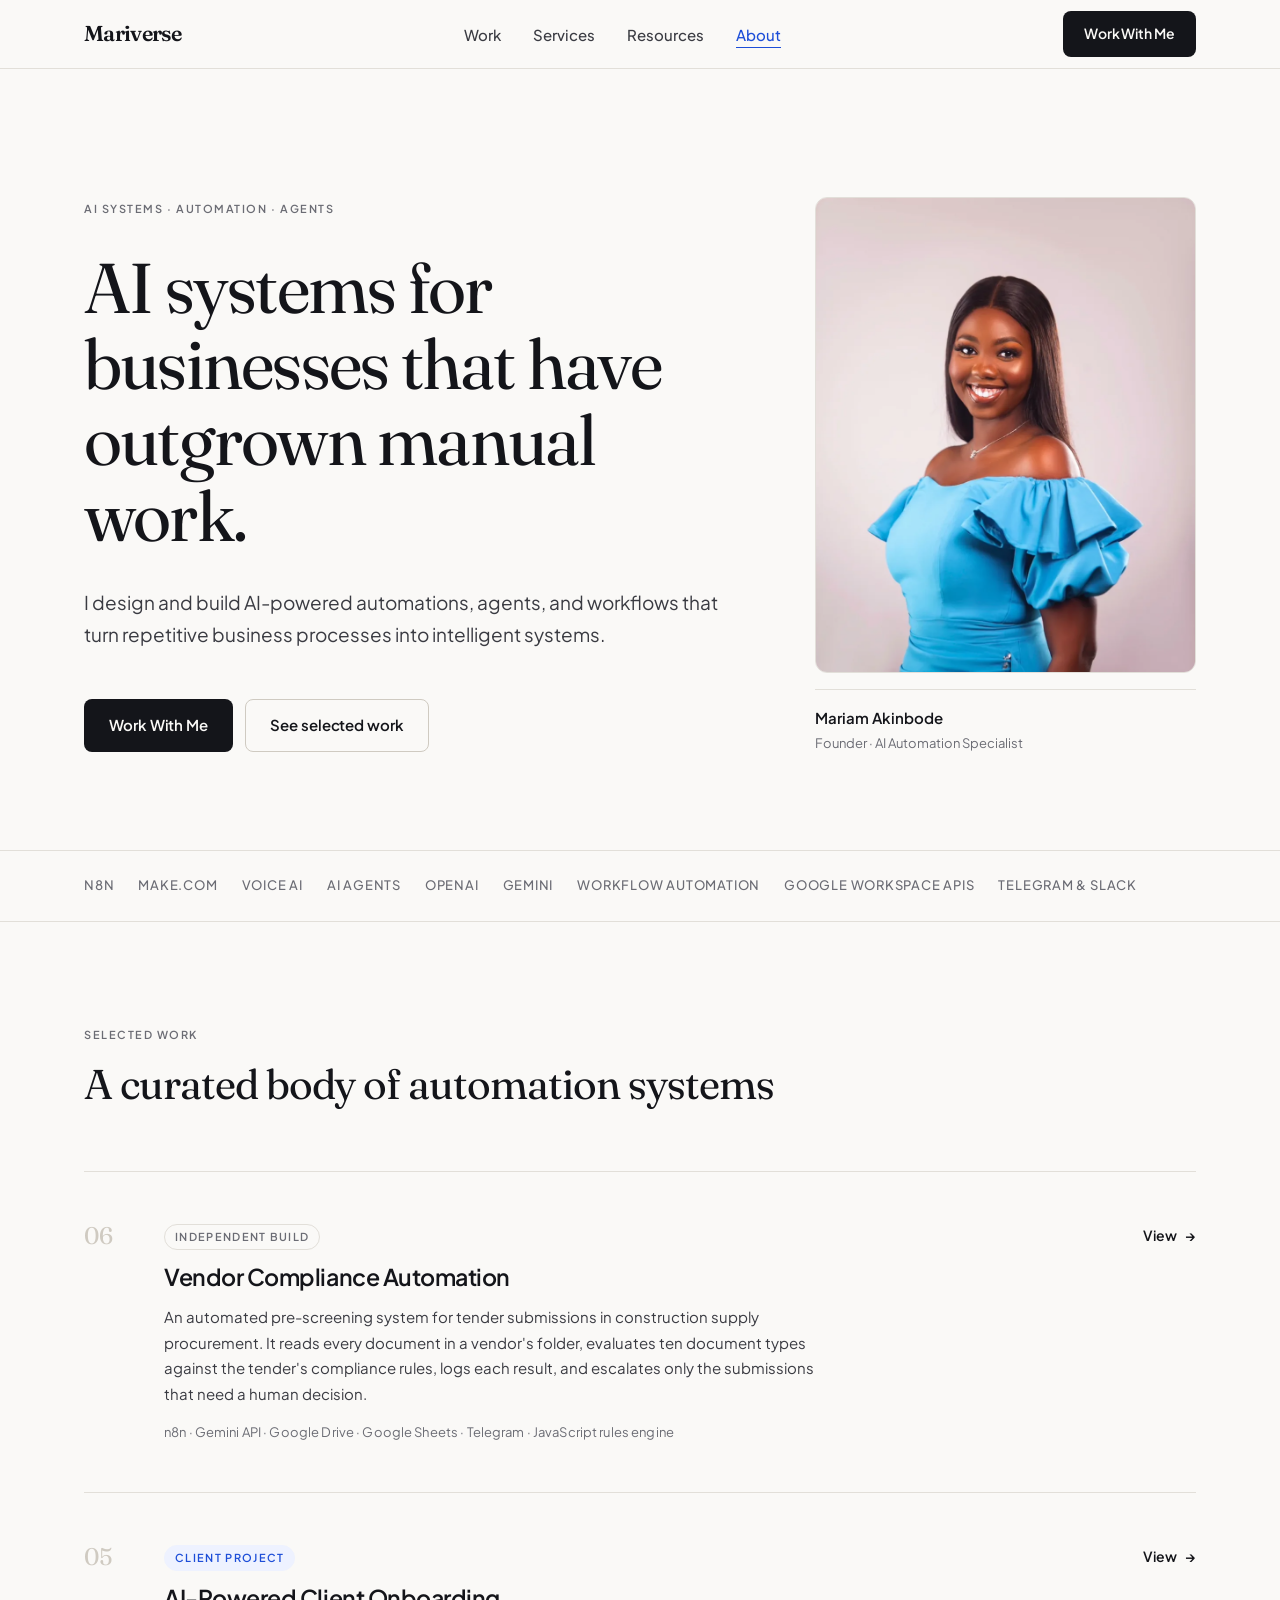
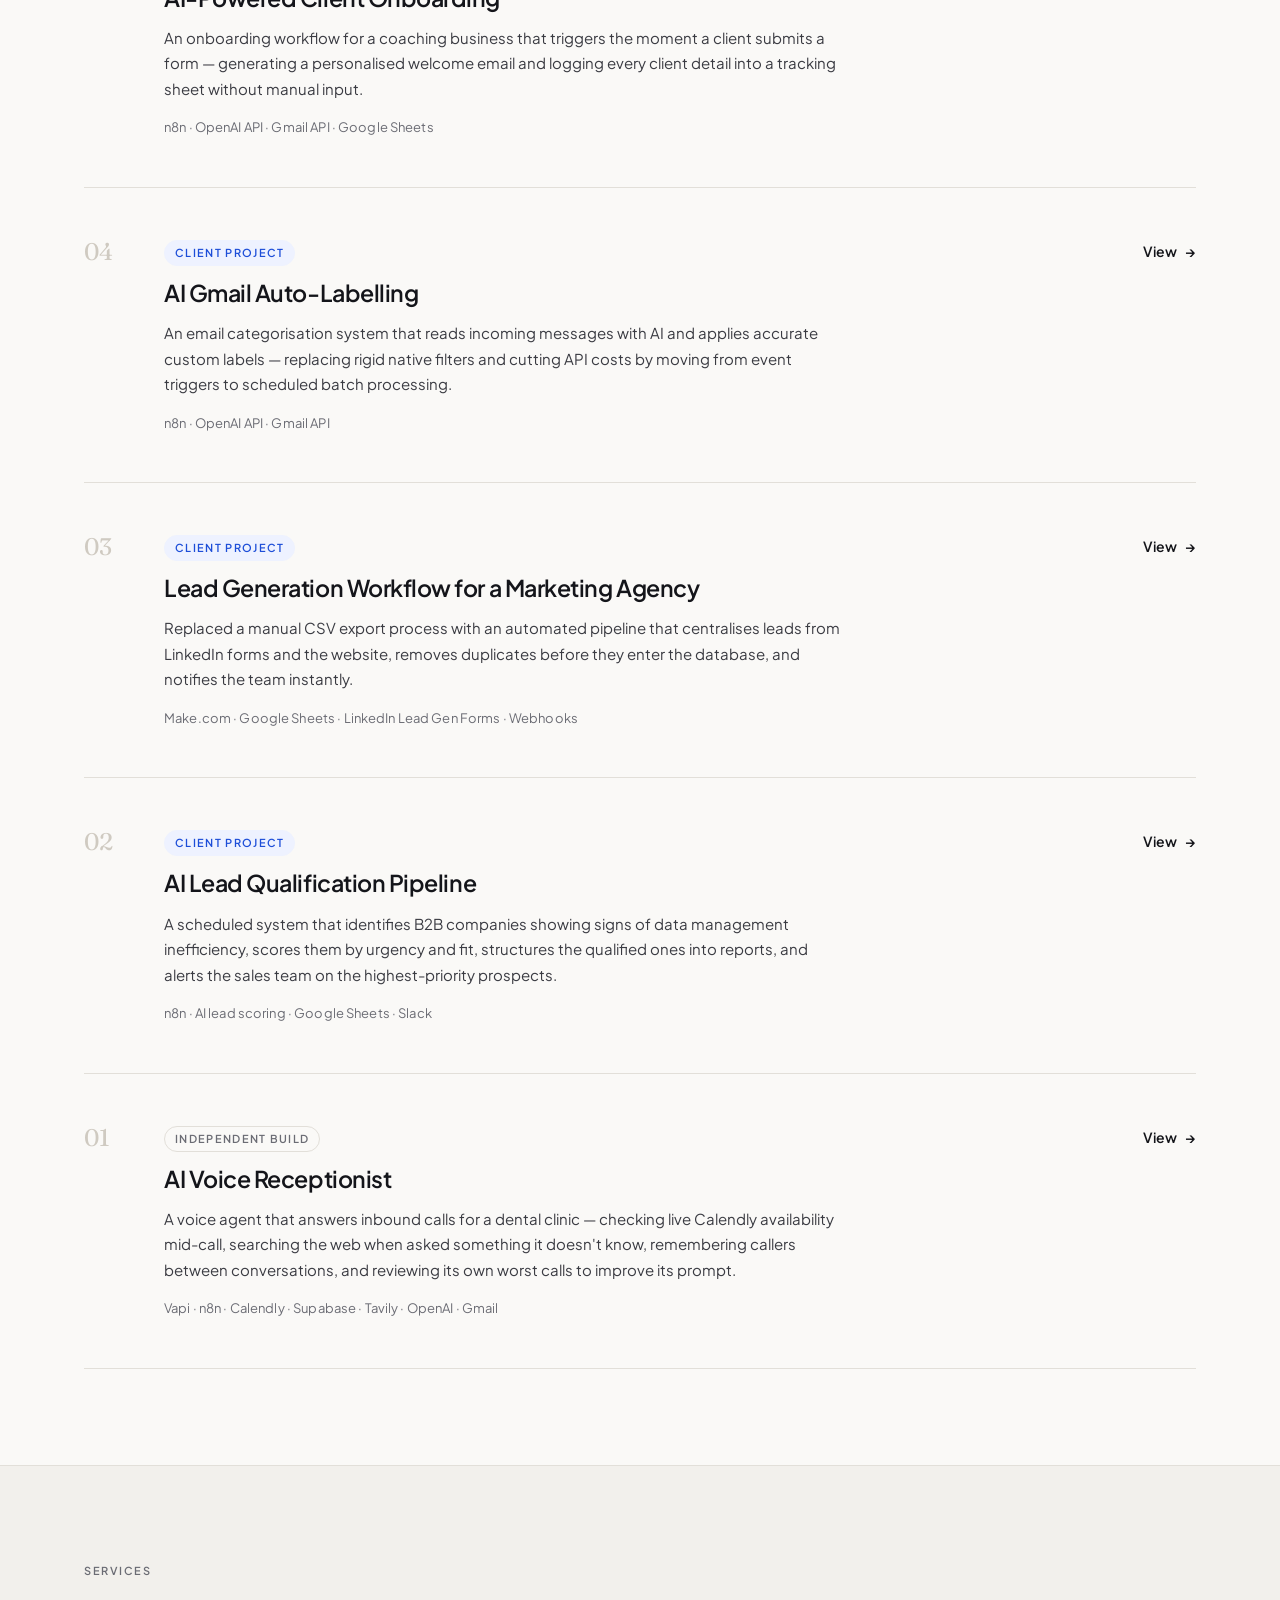
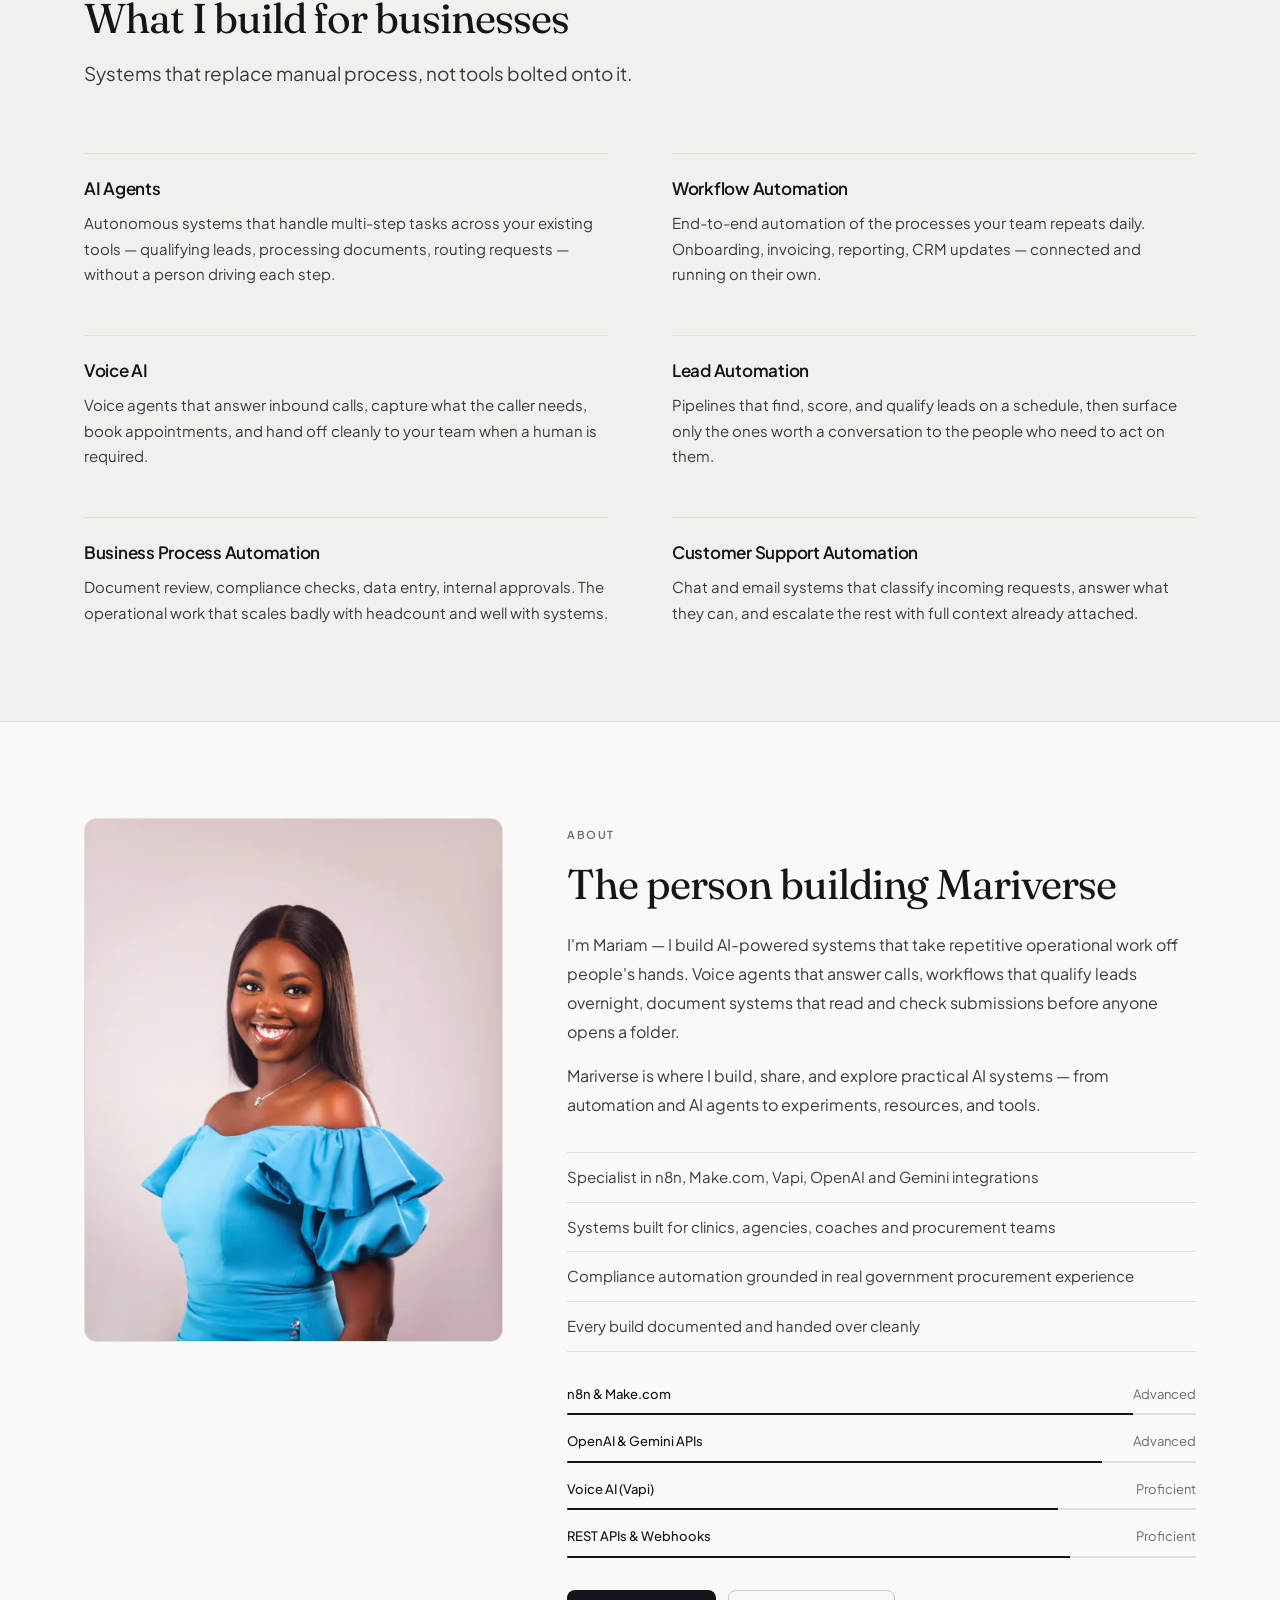
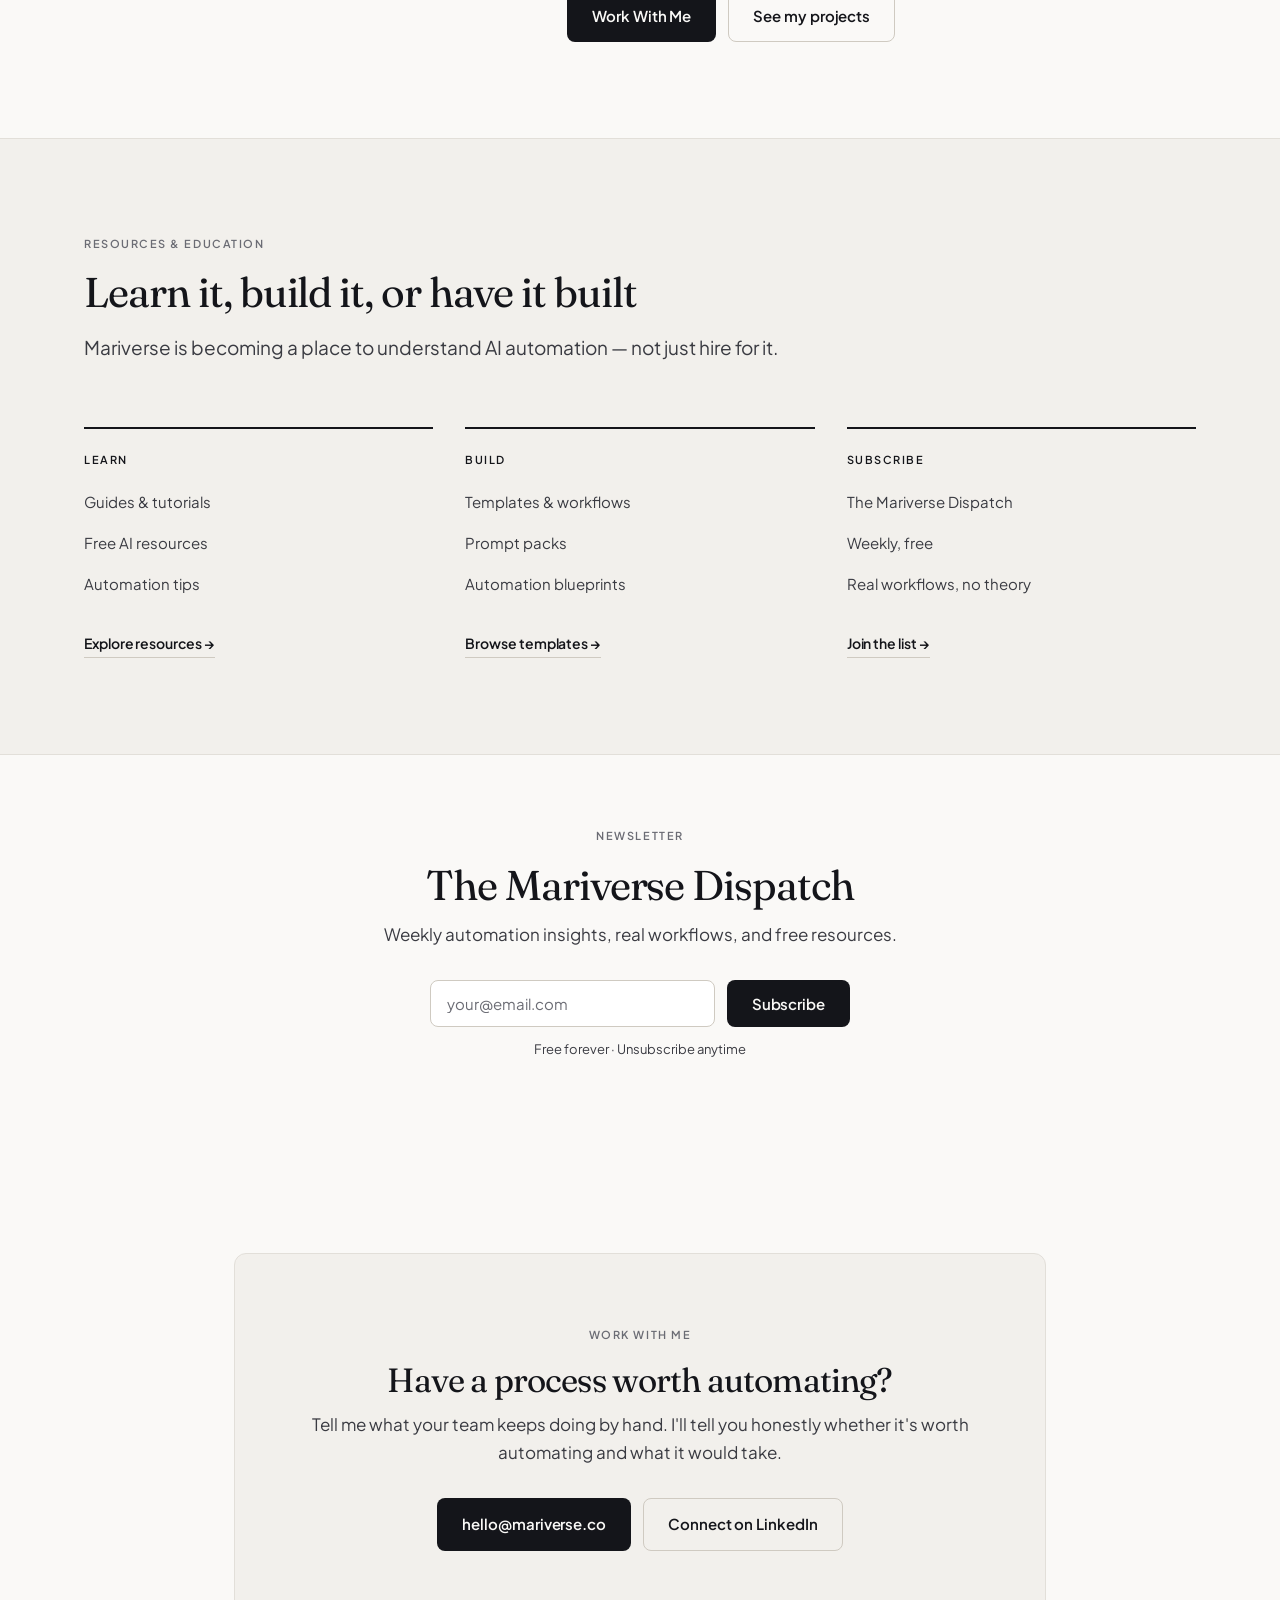
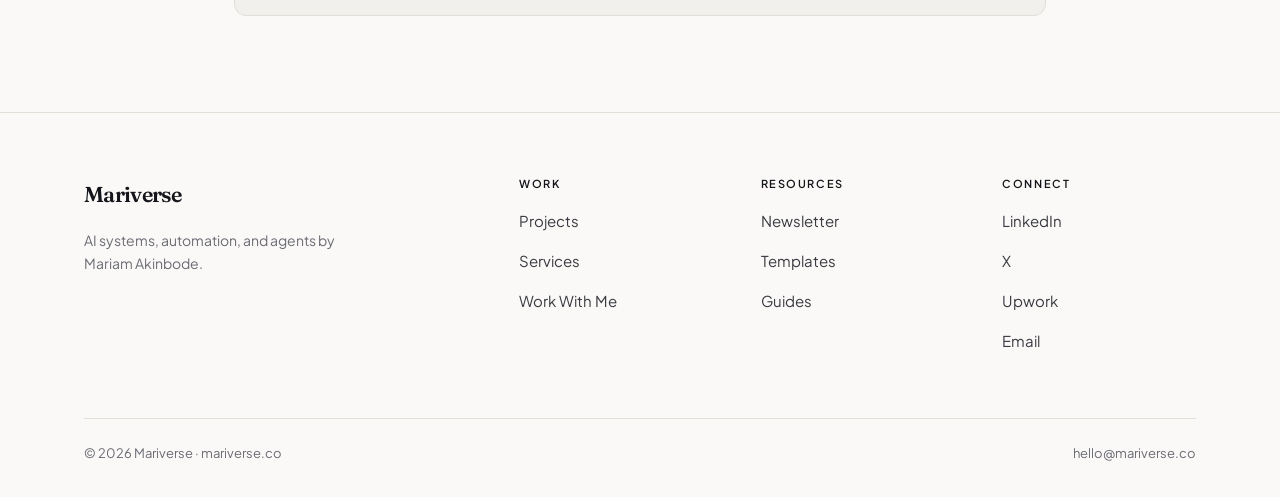
<file: index.html>
<!DOCTYPE html>
<html lang="en">
<head>
<meta charset="UTF-8">
<meta name="viewport" content="width=device-width, initial-scale=1">
<title>Mariverse — AI Automation Systems by Mariam Akinbode</title>
<meta name="description" content="Mariverse designs and builds AI-powered automations, agents and workflows that turn repetitive business processes into intelligent systems. Independent AI automation consultancy working with businesses worldwide.">
<link rel="canonical" href="https://mariverse.co/">

<meta property="og:type" content="website">
<meta property="og:url" content="https://mariverse.co/">
<meta property="og:title" content="Mariverse — AI Automation Systems by Mariam Akinbode">
<meta property="og:description" content="AI systems for businesses that have outgrown manual work. Automations, agents and workflows built with n8n, Make.com, Vapi and OpenAI.">
<meta property="og:image" content="https://mariverse.co/assets/images/mariam.jpg">
<meta name="twitter:card" content="summary_large_image">
<meta name="twitter:title" content="Mariverse — AI Automation Systems">
<meta name="twitter:description" content="AI systems for businesses that have outgrown manual work.">
<meta name="twitter:image" content="https://mariverse.co/assets/images/mariam.jpg">

<link rel="icon" href="data:image/svg+xml,<svg xmlns='http://www.w3.org/2000/svg' viewBox='0 0 32 32'><rect width='32' height='32' rx='7' fill='%2314151A'/><text x='16' y='23' font-family='Georgia,serif' font-size='19' fill='%23FAF9F7' text-anchor='middle'>M</text></svg>">

<link rel="preconnect" href="https://fonts.googleapis.com">
<link rel="preconnect" href="https://fonts.gstatic.com" crossorigin>
<link href="https://fonts.googleapis.com/css2?family=Fraunces:opsz,wght@9..144,400;9..144,600&family=Plus+Jakarta+Sans:wght@400;500;600;700&display=swap" rel="stylesheet">
<link rel="stylesheet" href="assets/css/style.css">

<style>
/* ── HOMEPAGE ONLY ── */
.hero { padding: var(--s-10) 0 var(--s-9); }
.hero-grid {
  display: grid;
  grid-template-columns: 1.25fr 0.75fr;
  gap: var(--s-9);
  align-items: center;
}
.hero-eyebrow { display: block; margin-bottom: var(--s-6); }
.hero h1 { margin-bottom: var(--s-6); max-width: 15ch; }
.hero .lede { margin-bottom: var(--s-7); }
.hero-actions { display: flex; gap: var(--s-3); flex-wrap: wrap; align-items: center; }

.portrait figure { margin: 0; }
.portrait img {
  width: 100%;
  border-radius: var(--r-lg);
  border: 1px solid var(--border);
  aspect-ratio: 4/5;
  object-fit: cover;
  object-position: top center;
}
.portrait figcaption {
  margin-top: var(--s-4);
  padding-top: var(--s-4);
  border-top: 1px solid var(--border);
}
.portrait .name { font-size: 0.9375rem; font-weight: 600; color: var(--ink); }
.portrait .role { font-size: 0.8125rem; color: var(--muted); margin-top: 2px; }

.capabilities { border-block: 1px solid var(--border); padding: var(--s-5) 0; }
.cap-list { display: flex; flex-wrap: wrap; gap: var(--s-2) var(--s-5); list-style: none; }
.cap-list li {
  font-size: 0.8125rem; font-weight: 500; letter-spacing: 0.06em;
  text-transform: uppercase; color: var(--muted);
}

.about-grid { display: grid; grid-template-columns: 0.8fr 1.2fr; gap: var(--s-8); align-items: start; }
.about-grid img { border-radius: var(--r-lg); border: 1px solid var(--border); aspect-ratio: 4/5; object-fit: cover; object-position: top center; }
.about-body p { margin-bottom: var(--s-4); font-size: 1rem; line-height: 1.8; }
.about-list { list-style: none; margin: var(--s-6) 0; }
.about-list li { padding: var(--s-3) 0; border-bottom: 1px solid var(--border); font-size: 0.9375rem; color: var(--ink-soft); }
.about-list li:first-child { border-top: 1px solid var(--border); }

.skills { margin-top: var(--s-6); }
.skill { margin-bottom: var(--s-4); }
.skill-top { display: flex; justify-content: space-between; font-size: 0.8125rem; margin-bottom: var(--s-2); }
.skill-top span:first-child { color: var(--ink); font-weight: 500; }
.skill-top span:last-child { color: var(--muted); }
.skill-track { height: 2px; background: var(--border); border-radius: 2px; overflow: hidden; }
.skill-fill { height: 100%; width: 0; background: var(--ink); transition: width 0.9s var(--ease); }

.nl-block { text-align: center; }
.nl-block h2 { margin-bottom: var(--s-3); }
.nl-block p { color: var(--ink-soft); margin-bottom: var(--s-6); }
.nl-form { max-width: 420px; margin: 0 auto; }
.nl-note { font-size: 0.8125rem; color: var(--muted); margin-top: var(--s-3); }
.nl-ok { display: none; font-size: 0.875rem; color: var(--accent); margin-top: var(--s-3); font-weight: 500; }
.sr-only { position: absolute; width: 1px; height: 1px; overflow: hidden; clip: rect(0 0 0 0); }

@media (max-width: 900px) {
  .hero { padding: var(--s-8) 0; }
  .hero-grid { grid-template-columns: 1fr; gap: var(--s-7); }
  .portrait { max-width: 300px; }
  .hero h1 { max-width: none; }
  .about-grid { grid-template-columns: 1fr; gap: var(--s-6); }
  .about-grid figure { max-width: 280px; }
}
</style>
</head>
<body>

<header class="nav">
  <div class="nav-inner">
    <a href="index.html" class="wordmark">Mariverse</a>
    <nav aria-label="Main">
      <ul class="nav-links" id="navLinks">
        <li><a href="#work">Work</a></li>
        <li><a href="#services">Services</a></li>
        <li><a href="#resources">Resources</a></li>
        <li><a href="#about">About</a></li>
      </ul>
    </nav>
    <div class="nav-cta">
      <button class="nav-toggle" id="navToggle" aria-expanded="false" aria-controls="navLinks">Menu</button>
      <a href="#contact" class="btn btn-primary">Work With Me</a>
    </div>
  </div>
</header>

<main>

<section class="hero">
  <div class="wrap">
    <div class="hero-grid">
      <div>
        <span class="label hero-eyebrow reveal">AI Systems · Automation · Agents</span>
        <h1 class="display h-hero reveal d1">AI systems for businesses that have outgrown manual work.</h1>
        <p class="lede reveal d2">I design and build AI-powered automations, agents, and workflows that turn repetitive business processes into intelligent systems.</p>
        <div class="hero-actions reveal d3">
          <a href="#contact" class="btn btn-primary">Work With Me</a>
          <a href="#work" class="btn btn-outline">See selected work</a>
        </div>
      </div>
      <div class="portrait reveal d2">
        <figure>
          <picture>
            <source srcset="assets/images/mariam.webp" type="image/webp">
            <img src="assets/images/mariam.jpg" width="880" height="1077"
                 alt="Mariam Akinbode, founder of Mariverse and AI automation specialist">
          </picture>
          <figcaption>
            <div class="name">Mariam Akinbode</div>
            <div class="role">Founder · AI Automation Specialist</div>
          </figcaption>
        </figure>
      </div>
    </div>
  </div>
</section>

<div class="capabilities">
  <div class="wrap">
    <ul class="cap-list">
      <li>n8n</li><li>Make.com</li><li>Voice AI</li><li>AI Agents</li>
      <li>OpenAI</li><li>Gemini</li><li>Workflow Automation</li>
      <li>Google Workspace APIs</li><li>Telegram &amp; Slack</li>
    </ul>
  </div>
</div>

<section class="section" id="work">
  <div class="wrap">
    <div class="sec-head-row reveal">
      <div>
        <span class="label">Selected Work</span>
        <h2 class="display h-section" style="margin-top:var(--s-4)">A curated body of automation systems</h2>
      </div>
    </div>

    <div class="projects">

      <a class="project-row reveal" href="work-vendor-compliance.html">
        <div class="project-num">06</div>
        <div class="project-body">
          <span class="project-class">Independent Build</span>
          <h3 class="project-title">Vendor Compliance Automation</h3>
          <p class="project-desc">An automated pre-screening system for tender submissions in construction supply procurement. It reads every document in a vendor's folder, evaluates ten document types against the tender's compliance rules, logs each result, and escalates only the submissions that need a human decision.</p>
          <p class="project-stack">n8n · Gemini API · Google Drive · Google Sheets · Telegram · JavaScript rules engine</p>
        </div>
        <span class="project-action">View <span aria-hidden="true">&rarr;</span></span>
      </a>

      <a class="project-row reveal" href="work-client-onboarding.html">
        <div class="project-num">05</div>
        <div class="project-body">
          <span class="project-class is-client">Client Project</span>
          <h3 class="project-title">AI-Powered Client Onboarding</h3>
          <p class="project-desc">An onboarding workflow for a coaching business that triggers the moment a client submits a form — generating a personalised welcome email and logging every client detail into a tracking sheet without manual input.</p>
          <p class="project-stack">n8n · OpenAI API · Gmail API · Google Sheets</p>
        </div>
        <span class="project-action">View <span aria-hidden="true">&rarr;</span></span>
      </a>

      <a class="project-row reveal" href="work-gmail-auto-labelling.html">
        <div class="project-num">04</div>
        <div class="project-body">
          <span class="project-class is-client">Client Project</span>
          <h3 class="project-title">AI Gmail Auto-Labelling</h3>
          <p class="project-desc">An email categorisation system that reads incoming messages with AI and applies accurate custom labels — replacing rigid native filters and cutting API costs by moving from event triggers to scheduled batch processing.</p>
          <p class="project-stack">n8n · OpenAI API · Gmail API</p>
        </div>
        <span class="project-action">View <span aria-hidden="true">&rarr;</span></span>
      </a>

      <a class="project-row reveal" href="work-lead-generation-agency.html">
        <div class="project-num">03</div>
        <div class="project-body">
          <span class="project-class is-client">Client Project</span>
          <h3 class="project-title">Lead Generation Workflow for a Marketing Agency</h3>
          <p class="project-desc">Replaced a manual CSV export process with an automated pipeline that centralises leads from LinkedIn forms and the website, removes duplicates before they enter the database, and notifies the team instantly.</p>
          <p class="project-stack">Make.com · Google Sheets · LinkedIn Lead Gen Forms · Webhooks</p>
        </div>
        <span class="project-action">View <span aria-hidden="true">&rarr;</span></span>
      </a>

      <a class="project-row reveal" href="work-lead-qualification.html">
        <div class="project-num">02</div>
        <div class="project-body">
          <span class="project-class is-client">Client Project</span>
          <h3 class="project-title">AI Lead Qualification Pipeline</h3>
          <p class="project-desc">A scheduled system that identifies B2B companies showing signs of data management inefficiency, scores them by urgency and fit, structures the qualified ones into reports, and alerts the sales team on the highest-priority prospects.</p>
          <p class="project-stack">n8n · AI lead scoring · Google Sheets · Slack</p>
        </div>
        <span class="project-action">View <span aria-hidden="true">&rarr;</span></span>
      </a>

      <a class="project-row reveal" href="work-ai-receptionist.html">
        <div class="project-num">01</div>
        <div class="project-body">
          <span class="project-class">Independent Build</span>
          <h3 class="project-title">AI Voice Receptionist</h3>
          <p class="project-desc">A voice agent that answers inbound calls for a dental clinic — checking live Calendly availability mid-call, searching the web when asked something it doesn't know, remembering callers between conversations, and reviewing its own worst calls to improve its prompt.</p>
          <p class="project-stack">Vapi · n8n · Calendly · Supabase · Tavily · OpenAI · Gmail</p>
        </div>
        <span class="project-action">View <span aria-hidden="true">&rarr;</span></span>
      </a>

    </div>
  </div>
</section>

<section class="section section-alt" id="services">
  <div class="wrap">
    <div class="sec-head reveal">
      <span class="label">Services</span>
      <h2 class="display h-section">What I build for businesses</h2>
      <p class="lede" style="margin-top:var(--s-4)">Systems that replace manual process, not tools bolted onto it.</p>
    </div>

    <div class="services-grid">
      <div class="service-item reveal">
        <h3 class="service-name">AI Agents</h3>
        <p class="service-desc">Autonomous systems that handle multi-step tasks across your existing tools — qualifying leads, processing documents, routing requests — without a person driving each step.</p>
      </div>
      <div class="service-item reveal d1">
        <h3 class="service-name">Workflow Automation</h3>
        <p class="service-desc">End-to-end automation of the processes your team repeats daily. Onboarding, invoicing, reporting, CRM updates — connected and running on their own.</p>
      </div>
      <div class="service-item reveal">
        <h3 class="service-name">Voice AI</h3>
        <p class="service-desc">Voice agents that answer inbound calls, capture what the caller needs, book appointments, and hand off cleanly to your team when a human is required.</p>
      </div>
      <div class="service-item reveal d1">
        <h3 class="service-name">Lead Automation</h3>
        <p class="service-desc">Pipelines that find, score, and qualify leads on a schedule, then surface only the ones worth a conversation to the people who need to act on them.</p>
      </div>
      <div class="service-item reveal">
        <h3 class="service-name">Business Process Automation</h3>
        <p class="service-desc">Document review, compliance checks, data entry, internal approvals. The operational work that scales badly with headcount and well with systems.</p>
      </div>
      <div class="service-item reveal d1">
        <h3 class="service-name">Customer Support Automation</h3>
        <p class="service-desc">Chat and email systems that classify incoming requests, answer what they can, and escalate the rest with full context already attached.</p>
      </div>
    </div>
  </div>
</section>

<section class="section" id="about">
  <div class="wrap">
    <div class="about-grid">
      <figure class="reveal">
        <picture>
          <source srcset="assets/images/mariam-sm.webp" type="image/webp">
          <img src="assets/images/mariam.jpg" width="560" height="685" alt="Portrait of Mariam Akinbode">
        </picture>
      </figure>
      <div class="about-body reveal d1">
        <span class="label">About</span>
        <h2 class="display h-section" style="margin:var(--s-4) 0 var(--s-5)">The person building Mariverse</h2>
        <p>I'm Mariam — I build AI-powered systems that take repetitive operational work off people's hands. Voice agents that answer calls, workflows that qualify leads overnight, document systems that read and check submissions before anyone opens a folder.</p>
        <p>Mariverse is where I build, share, and explore practical AI systems &mdash; from automation and AI agents to experiments, resources, and tools.</p>

        <ul class="about-list">
          <li>Specialist in n8n, Make.com, Vapi, OpenAI and Gemini integrations</li>
          <li>Systems built for clinics, agencies, coaches and procurement teams</li>
          <li>Compliance automation grounded in real government procurement experience</li>
          <li>Every build documented and handed over cleanly</li>
        </ul>

        <div class="skills" id="skills">
          <div class="skill">
            <div class="skill-top"><span>n8n &amp; Make.com</span><span>Advanced</span></div>
            <div class="skill-track"><div class="skill-fill" data-w="90"></div></div>
          </div>
          <div class="skill">
            <div class="skill-top"><span>OpenAI &amp; Gemini APIs</span><span>Advanced</span></div>
            <div class="skill-track"><div class="skill-fill" data-w="85"></div></div>
          </div>
          <div class="skill">
            <div class="skill-top"><span>Voice AI (Vapi)</span><span>Proficient</span></div>
            <div class="skill-track"><div class="skill-fill" data-w="78"></div></div>
          </div>
          <div class="skill">
            <div class="skill-top"><span>REST APIs &amp; Webhooks</span><span>Proficient</span></div>
            <div class="skill-track"><div class="skill-fill" data-w="80"></div></div>
          </div>
        </div>

        <div class="hero-actions" style="margin-top:var(--s-6)">
          <a href="#contact" class="btn btn-primary">Work With Me</a>
          <a href="#work" class="btn btn-outline">See my projects</a>
        </div>
      </div>
    </div>
  </div>
</section>

<section class="section section-alt" id="resources">
  <div class="wrap">
    <div class="sec-head reveal">
      <span class="label">Resources &amp; Education</span>
      <h2 class="display h-section">Learn it, build it, or have it built</h2>
      <p class="lede" style="margin-top:var(--s-4)">Mariverse is becoming a place to understand AI automation — not just hire for it.</p>
    </div>

    <div class="lanes">
      <div class="lane reveal">
        <h3>Learn</h3>
        <ul><li>Guides &amp; tutorials</li><li>Free AI resources</li><li>Automation tips</li></ul>
        <a href="newsletter.html" class="btn btn-text">Explore resources &rarr;</a>
      </div>
      <div class="lane reveal d1">
        <h3>Build</h3>
        <ul><li>Templates &amp; workflows</li><li>Prompt packs</li><li>Automation blueprints</li></ul>
        <a href="coming-soon.html" class="btn btn-text">Browse templates &rarr;</a>
      </div>
      <div class="lane reveal d2">
        <h3>Subscribe</h3>
        <ul><li>The Mariverse Dispatch</li><li>Weekly, free</li><li>Real workflows, no theory</li></ul>
        <a href="newsletter.html" class="btn btn-text">Join the list &rarr;</a>
      </div>
    </div>
  </div>
</section>

<section class="section-sm">
  <div class="wrap-slim nl-block reveal">
    <span class="label">Newsletter</span>
    <h2 class="display h-section" style="margin-top:var(--s-4)">The Mariverse Dispatch</h2>
    <p>Weekly automation insights, real workflows, and free resources.</p>
    <form class="nl-form" id="nlForm" action="https://formspree.io/f/xqpkdvqe" method="POST">
      <div class="form-row">
        <label for="nlEmail" class="sr-only">Email address</label>
        <input class="field" type="email" id="nlEmail" name="email" placeholder="your@email.com" autocomplete="email" required>
        <input type="hidden" name="_subject" value="New Dispatch subscriber">
        <input type="text" name="_gotcha" style="display:none" tabindex="-1" autocomplete="off">
        <button class="btn btn-primary" type="submit" id="nlBtn">Subscribe</button>
      </div>
      <p class="nl-note" id="nlNote">Free forever · Unsubscribe anytime</p>
      <p class="nl-ok" id="nlOk">You're subscribed. Welcome to the Dispatch.</p>
    </form>
  </div>
</section>

<section class="section" id="contact">
  <div class="wrap-mid">
    <div class="cta-panel reveal">
      <span class="label">Work With Me</span>
      <h3 class="display" style="margin-top:var(--s-4);font-size:clamp(1.5rem,3vw,2.1rem)">Have a process worth automating?</h3>
      <p>Tell me what your team keeps doing by hand. I'll tell you honestly whether it's worth automating and what it would take.</p>
      <div class="cta-actions">
        <a href="mailto:hello@mariverse.co" class="btn btn-primary">hello@mariverse.co</a>
        <a href="https://linkedin.com/in/mariamakinbode" target="_blank" rel="noopener" class="btn btn-outline">Connect on LinkedIn</a>
      </div>
    </div>
  </div>
</section>

</main>

<footer class="site-footer">
  <div class="wrap">
    <div class="footer-grid">
      <div class="footer-brand">
        <a href="index.html" class="wordmark">Mariverse</a>
        <p>AI systems, automation, and agents by Mariam Akinbode.</p>
      </div>
      <div class="footer-col">
        <h4>Work</h4>
        <ul>
          <li><a href="#work">Projects</a></li>
          <li><a href="#services">Services</a></li>
          <li><a href="#contact">Work With Me</a></li>
        </ul>
      </div>
      <div class="footer-col">
        <h4>Resources</h4>
        <ul>
          <li><a href="newsletter.html">Newsletter</a></li>
          <li><a href="coming-soon.html">Templates</a></li>
          <li><a href="#resources">Guides</a></li>
        </ul>
      </div>
      <div class="footer-col">
        <h4>Connect</h4>
        <ul>
          <li><a href="https://linkedin.com/in/mariamakinbode" target="_blank" rel="noopener">LinkedIn</a></li>
          <li><a href="https://x.com/mizz_mariposa" target="_blank" rel="noopener">X</a></li>
          <li><a href="https://www.upwork.com/freelancers/~01d7d6a6ac09bd8132" target="_blank" rel="noopener">Upwork</a></li>
          <li><a href="mailto:hello@mariverse.co">Email</a></li>
        </ul>
      </div>
    </div>
    <div class="footer-bottom">
      <p>© 2026 Mariverse · mariverse.co</p>
      <p>hello@mariverse.co</p>
    </div>
  </div>
</footer>

<script>
(function () {
  'use strict';

  var els = document.querySelectorAll('.reveal');
  if ('IntersectionObserver' in window) {
    var io = new IntersectionObserver(function (entries) {
      entries.forEach(function (e) {
        if (e.isIntersecting) { e.target.classList.add('in'); io.unobserve(e.target); }
      });
    }, { threshold: 0.08, rootMargin: '0px 0px -40px 0px' });
    els.forEach(function (el) { io.observe(el); });
  } else {
    els.forEach(function (el) { el.classList.add('in'); });
  }

  var skills = document.getElementById('skills');
  if (skills && 'IntersectionObserver' in window) {
    var so = new IntersectionObserver(function (entries) {
      entries.forEach(function (e) {
        if (e.isIntersecting) {
          e.target.querySelectorAll('.skill-fill').forEach(function (b) { b.style.width = b.dataset.w + '%'; });
          so.unobserve(e.target);
        }
      });
    }, { threshold: 0.3 });
    so.observe(skills);
  }

  var toggle = document.getElementById('navToggle');
  var links = document.getElementById('navLinks');
  if (toggle && links) {
    toggle.addEventListener('click', function () {
      var open = links.classList.toggle('open');
      toggle.textContent = open ? 'Close' : 'Menu';
      toggle.setAttribute('aria-expanded', open ? 'true' : 'false');
      document.body.style.overflow = open ? 'hidden' : '';
    });
    links.addEventListener('click', function (e) {
      if (e.target.tagName === 'A') {
        links.classList.remove('open');
        toggle.textContent = 'Menu';
        toggle.setAttribute('aria-expanded', 'false');
        document.body.style.overflow = '';
      }
    });
  }

  var sections = ['work', 'services', 'resources', 'about'];
  var navAnchors = {};
  sections.forEach(function (id) {
    var a = document.querySelector('.nav-links a[href="#' + id + '"]');
    if (a) navAnchors[id] = a;
  });
  if ('IntersectionObserver' in window) {
    var no = new IntersectionObserver(function (entries) {
      entries.forEach(function (e) {
        var a = navAnchors[e.target.id];
        if (!a) return;
        if (e.isIntersecting) {
          Object.keys(navAnchors).forEach(function (k) { navAnchors[k].classList.remove('active'); });
          a.classList.add('active');
        }
      });
    }, { threshold: 0.25, rootMargin: '-68px 0px -50% 0px' });
    sections.forEach(function (id) { var s = document.getElementById(id); if (s) no.observe(s); });
  }

  // Newsletter — real submission, no mail client
  var nlForm = document.getElementById('nlForm');
  if (nlForm) {
    nlForm.addEventListener('submit', function (ev) {
      ev.preventDefault();
      var btn   = document.getElementById('nlBtn');
      var input = document.getElementById('nlEmail');
      var ok    = document.getElementById('nlOk');
      var note  = document.getElementById('nlNote');
      if (!input.value || input.value.indexOf('@') === -1) { input.focus(); return; }

      btn.disabled = true;
      btn.textContent = 'Subscribing…';

      fetch(nlForm.action, {
        method: 'POST',
        body: new FormData(nlForm),
        headers: { 'Accept': 'application/json' }
      }).then(function (res) {
        if (res.ok) {
          nlForm.querySelector('.form-row').style.display = 'none';
          if (note) note.style.display = 'none';
          ok.style.display = 'block';
        } else {
          btn.disabled = false;
          btn.textContent = 'Subscribe';
          if (note) { note.textContent = 'Something went wrong — try again, or email hello@mariverse.co'; }
        }
      }).catch(function () {
        btn.disabled = false;
        btn.textContent = 'Subscribe';
        if (note) { note.textContent = 'Connection error — try again, or email hello@mariverse.co'; }
      });
    });
  }
})();
</script>
</body>
</html>
</file>
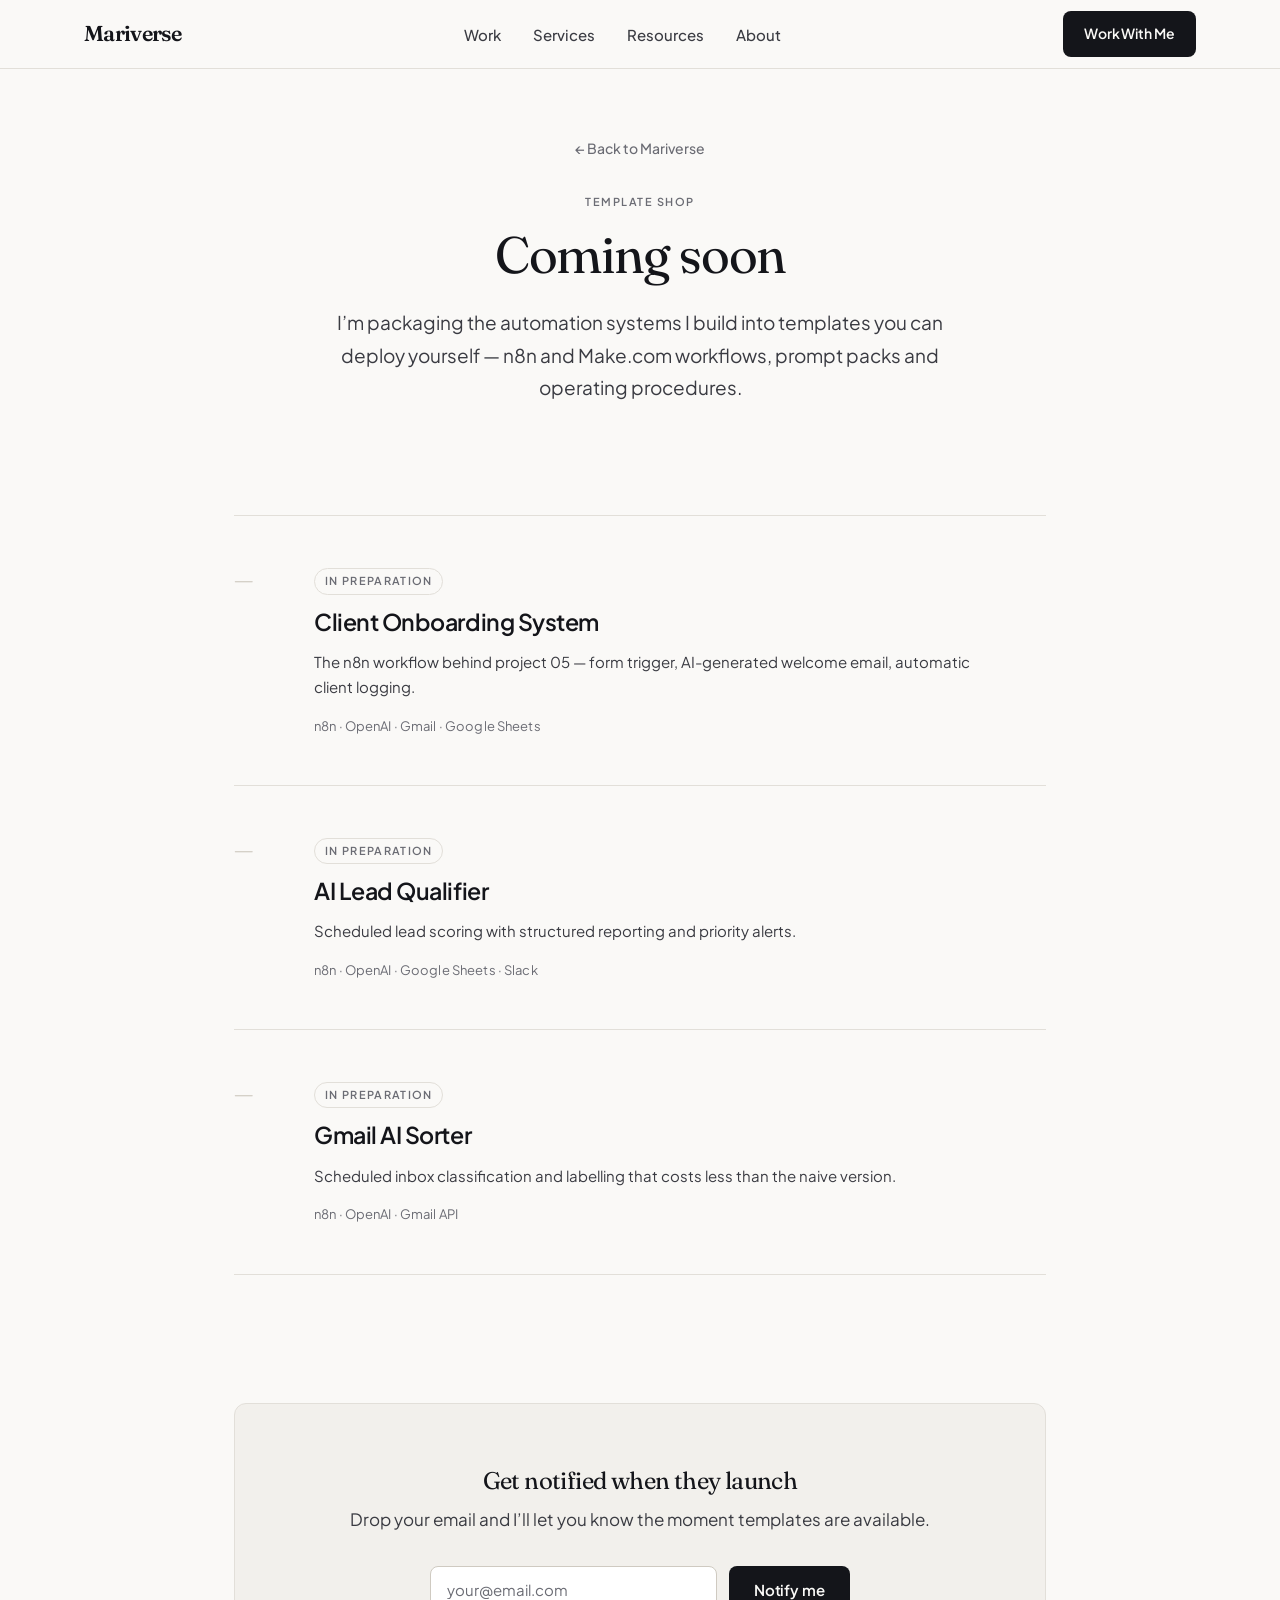
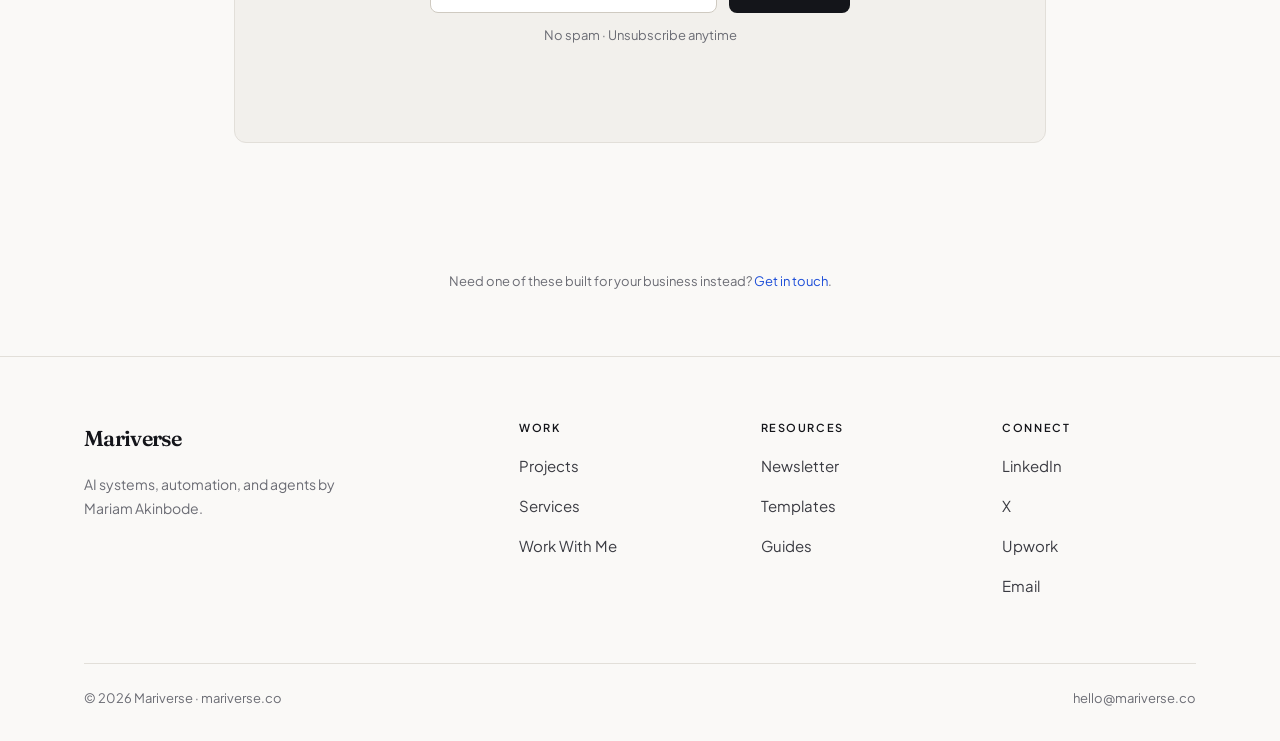
<file: coming-soon.html>
<!DOCTYPE html>
<html lang="en">
<head>
<meta charset="UTF-8">
<meta name="viewport" content="width=device-width, initial-scale=1">
<title>Template Shop — Coming Soon · Mariverse</title>
<meta name="description" content="Ready-to-deploy n8n and Make.com automation templates, prompt packs and operating procedures from Mariverse. Launching soon.">
<link rel="canonical" href="https://mariverse.co/coming-soon.html">
<meta property="og:type" content="article">
<meta property="og:url" content="https://mariverse.co/coming-soon.html">
<meta property="og:title" content="Template Shop — Coming Soon · Mariverse">
<meta property="og:description" content="Ready-to-deploy n8n and Make.com automation templates, prompt packs and operating procedures from Mariverse. Launching soon.">
<meta property="og:image" content="https://mariverse.co/assets/images/mariam.jpg">
<meta name="twitter:card" content="summary_large_image">
<link rel="icon" href="data:image/svg+xml,<svg xmlns='http://www.w3.org/2000/svg' viewBox='0 0 32 32'><rect width='32' height='32' rx='7' fill='%2314151A'/><text x='16' y='23' font-family='Georgia,serif' font-size='19' fill='%23FAF9F7' text-anchor='middle'>M</text></svg>">
<link rel="preconnect" href="https://fonts.googleapis.com">
<link rel="preconnect" href="https://fonts.gstatic.com" crossorigin>
<link href="https://fonts.googleapis.com/css2?family=Fraunces:opsz,wght@9..144,400;9..144,600&family=Plus+Jakarta+Sans:wght@400;500;600;700&display=swap" rel="stylesheet">
<link rel="stylesheet" href="assets/css/style.css">
</head>
<body>

<header class="nav">
  <div class="nav-inner">
    <a href="index.html" class="wordmark">Mariverse</a>
    <nav aria-label="Main">
      <ul class="nav-links" id="navLinks">
        <li><a href="index.html#work">Work</a></li>
        <li><a href="index.html#services">Services</a></li>
        <li><a href="index.html#resources">Resources</a></li>
        <li><a href="index.html#about">About</a></li>
      </ul>
    </nav>
    <div class="nav-cta">
      <button class="nav-toggle" id="navToggle" aria-expanded="false" aria-controls="navLinks">Menu</button>
      <a href="index.html#contact" class="btn btn-primary">Work With Me</a>
    </div>
  </div>
</header>

<main>

<section class="cs-hero" style="border-bottom:none">
  <div class="wrap-slim" style="text-align:center">
    <a href="index.html" class="back-link reveal">&larr; Back to Mariverse</a>
    <span class="label reveal" style="display:block;margin:var(--s-6) 0 var(--s-4)">Template Shop</span>
    <h1 class="display h-page reveal d1">Coming soon</h1>
    <p class="lede reveal d2" style="margin:var(--s-5) auto 0">I&rsquo;m packaging the automation systems I build into templates you can deploy yourself &mdash; n8n and Make.com workflows, prompt packs and operating procedures.</p>
  </div>
</section>

<div class="wrap-mid">

  <section class="section-sm">
    <div class="projects reveal">
      <div class="project-row" style="cursor:default">
        <div class="project-num">&mdash;</div>
        <div class="project-body">
          <span class="project-class">In preparation</span>
          <h3 class="project-title">Client Onboarding System</h3>
          <p class="project-desc">The n8n workflow behind project 05 &mdash; form trigger, AI-generated welcome email, automatic client logging.</p>
          <p class="project-stack">n8n &middot; OpenAI &middot; Gmail &middot; Google Sheets</p>
        </div>
      </div>
      <div class="project-row" style="cursor:default">
        <div class="project-num">&mdash;</div>
        <div class="project-body">
          <span class="project-class">In preparation</span>
          <h3 class="project-title">AI Lead Qualifier</h3>
          <p class="project-desc">Scheduled lead scoring with structured reporting and priority alerts.</p>
          <p class="project-stack">n8n &middot; OpenAI &middot; Google Sheets &middot; Slack</p>
        </div>
      </div>
      <div class="project-row" style="cursor:default">
        <div class="project-num">&mdash;</div>
        <div class="project-body">
          <span class="project-class">In preparation</span>
          <h3 class="project-title">Gmail AI Sorter</h3>
          <p class="project-desc">Scheduled inbox classification and labelling that costs less than the naive version.</p>
          <p class="project-stack">n8n &middot; OpenAI &middot; Gmail API</p>
        </div>
      </div>
    </div>
  </section>

  <section class="section-sm">
    <div class="cta-panel reveal">
      <h3 class="display">Get notified when they launch</h3>
      <p>Drop your email and I&rsquo;ll let you know the moment templates are available.</p>
      <form id="csForm" action="https://formspree.io/f/xqpkdvqe" method="POST" style="max-width:420px;margin:0 auto">
        <div class="form-row">
          <label for="csEmail" style="position:absolute;width:1px;height:1px;overflow:hidden;clip:rect(0 0 0 0)">Email address</label>
          <input class="field" type="email" id="csEmail" name="email" placeholder="your@email.com" autocomplete="email" required>
          <input type="hidden" name="_subject" value="Template shop waitlist">
          <input type="hidden" name="list" value="template-waitlist">
          <input type="text" name="_gotcha" style="display:none" tabindex="-1" autocomplete="off">
          <button class="btn btn-primary" type="submit" id="csBtn">Notify me</button>
        </div>
        <p id="csNote" style="font-size:0.8125rem;color:var(--muted);margin-top:var(--s-3)">No spam &middot; Unsubscribe anytime</p>
        <p id="csOk" style="display:none;font-size:0.875rem;color:var(--accent);margin-top:var(--s-3);font-weight:500">You&rsquo;re on the list.</p>
      </form>
    </div>
  </section>

  <section class="section-sm" style="text-align:center">
    <p class="meta reveal">Need one of these built for your business instead? <a href="mailto:hello@mariverse.co">Get in touch</a>.</p>
  </section>

</div>
</main>

<footer class="site-footer">
  <div class="wrap">
    <div class="footer-grid">
      <div class="footer-brand">
        <a href="index.html" class="wordmark">Mariverse</a>
        <p>AI systems, automation, and agents by Mariam Akinbode.</p>
      </div>
      <div class="footer-col">
        <h4>Work</h4>
        <ul>
          <li><a href="index.html#work">Projects</a></li>
          <li><a href="index.html#services">Services</a></li>
          <li><a href="index.html#contact">Work With Me</a></li>
        </ul>
      </div>
      <div class="footer-col">
        <h4>Resources</h4>
        <ul>
          <li><a href="newsletter.html">Newsletter</a></li>
          <li><a href="coming-soon.html">Templates</a></li>
          <li><a href="index.html#resources">Guides</a></li>
        </ul>
      </div>
      <div class="footer-col">
        <h4>Connect</h4>
        <ul>
          <li><a href="https://linkedin.com/in/mariamakinbode" target="_blank" rel="noopener">LinkedIn</a></li>
          <li><a href="https://x.com/mizz_mariposa" target="_blank" rel="noopener">X</a></li>
          <li><a href="https://www.upwork.com/freelancers/~01d7d6a6ac09bd8132" target="_blank" rel="noopener">Upwork</a></li>
          <li><a href="mailto:hello@mariverse.co">Email</a></li>
        </ul>
      </div>
    </div>
    <div class="footer-bottom">
      <p>&copy; 2026 Mariverse &middot; mariverse.co</p>
      <p>hello@mariverse.co</p>
    </div>
  </div>
</footer>

<script>
(function(){
  'use strict';
  var els=document.querySelectorAll('.reveal');
  if('IntersectionObserver' in window){
    var io=new IntersectionObserver(function(en){en.forEach(function(e){if(e.isIntersecting){e.target.classList.add('in');io.unobserve(e.target);}});},{threshold:0.08,rootMargin:'0px 0px -40px 0px'});
    els.forEach(function(el){io.observe(el);});
  } else { els.forEach(function(el){el.classList.add('in');}); }
  var t=document.getElementById('navToggle'), l=document.getElementById('navLinks');
  if(t&&l){
    t.addEventListener('click',function(){
      var o=l.classList.toggle('open');
      t.textContent=o?'Close':'Menu';
      t.setAttribute('aria-expanded',o?'true':'false');
      document.body.style.overflow=o?'hidden':'';
    });
    l.addEventListener('click',function(e){
      if(e.target.tagName==='A'){l.classList.remove('open');t.textContent='Menu';t.setAttribute('aria-expanded','false');document.body.style.overflow='';}
    });
  }
})();

(function(){
  var f=document.getElementById('csForm');
  if(!f) return;
  f.addEventListener('submit',function(ev){
    ev.preventDefault();
    var b=document.getElementById('csBtn'), i=document.getElementById('csEmail'),
        ok=document.getElementById('csOk'), note=document.getElementById('csNote');
    if(!i.value||i.value.indexOf('@')===-1){i.focus();return;}
    b.disabled=true; b.textContent='Adding…';
    fetch(f.action,{method:'POST',body:new FormData(f),headers:{'Accept':'application/json'}})
      .then(function(r){
        if(r.ok){ f.querySelector('.form-row').style.display='none'; if(note)note.style.display='none'; ok.style.display='block'; }
        else { b.disabled=false; b.textContent='Notify me'; if(note)note.textContent='Something went wrong — try again, or email hello@mariverse.co'; }
      })
      .catch(function(){ b.disabled=false; b.textContent='Notify me'; if(note)note.textContent='Connection error — try again, or email hello@mariverse.co'; });
  });
})();
</script>
</body>
</html>
</file>
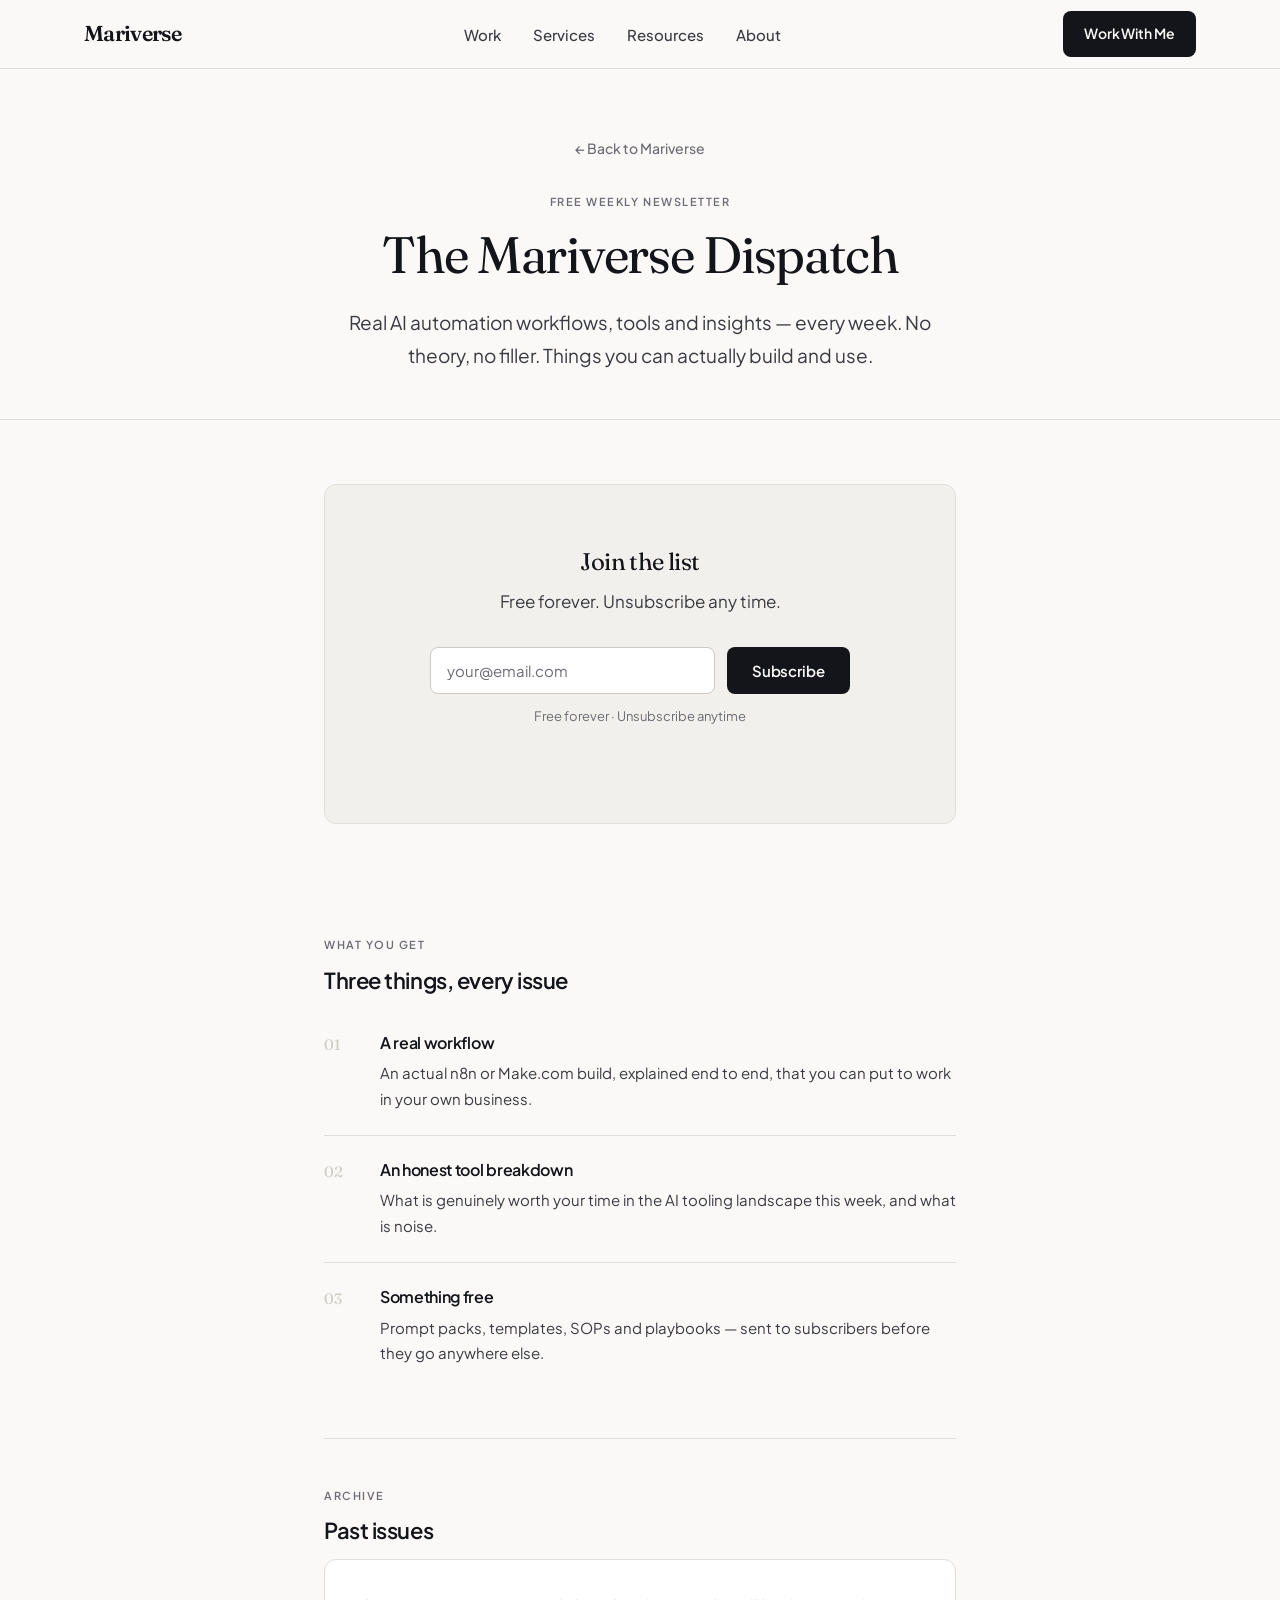
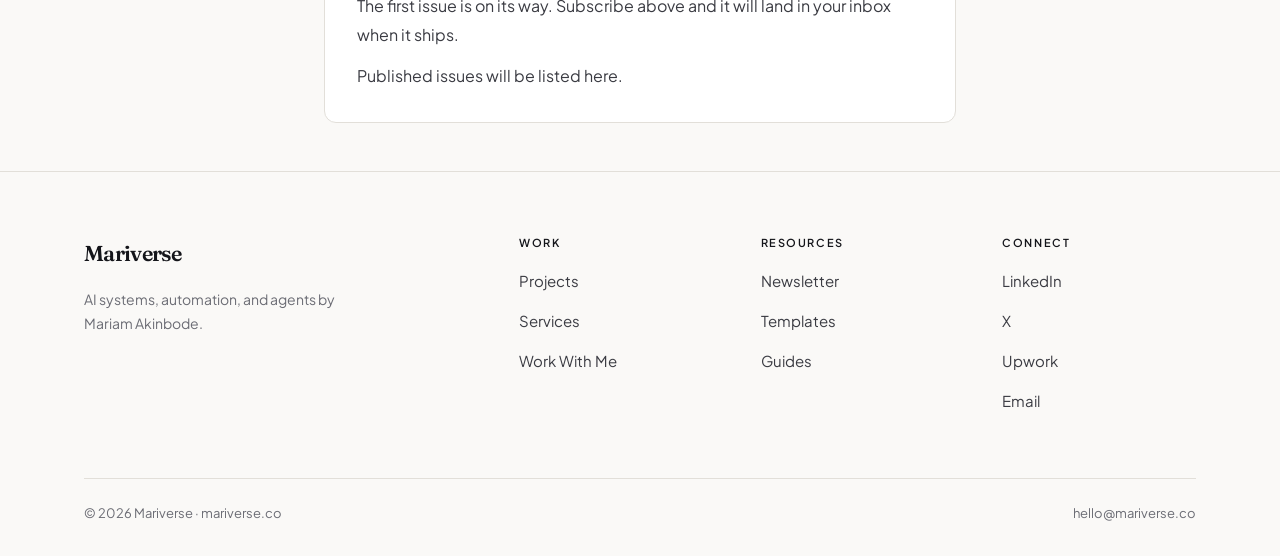
<file: newsletter.html>
<!DOCTYPE html>
<html lang="en">
<head>
<meta charset="UTF-8">
<meta name="viewport" content="width=device-width, initial-scale=1">
<title>The Mariverse Dispatch — Weekly AI Automation Newsletter</title>
<meta name="description" content="Weekly AI automation workflows, honest tool breakdowns and free resources from Mariam Akinbode. Free to join.">
<link rel="canonical" href="https://mariverse.co/newsletter.html">
<meta property="og:type" content="article">
<meta property="og:url" content="https://mariverse.co/newsletter.html">
<meta property="og:title" content="The Mariverse Dispatch — Weekly AI Automation Newsletter">
<meta property="og:description" content="Weekly AI automation workflows, honest tool breakdowns and free resources from Mariam Akinbode. Free to join.">
<meta property="og:image" content="https://mariverse.co/assets/images/mariam.jpg">
<meta name="twitter:card" content="summary_large_image">
<link rel="icon" href="data:image/svg+xml,<svg xmlns='http://www.w3.org/2000/svg' viewBox='0 0 32 32'><rect width='32' height='32' rx='7' fill='%2314151A'/><text x='16' y='23' font-family='Georgia,serif' font-size='19' fill='%23FAF9F7' text-anchor='middle'>M</text></svg>">
<link rel="preconnect" href="https://fonts.googleapis.com">
<link rel="preconnect" href="https://fonts.gstatic.com" crossorigin>
<link href="https://fonts.googleapis.com/css2?family=Fraunces:opsz,wght@9..144,400;9..144,600&family=Plus+Jakarta+Sans:wght@400;500;600;700&display=swap" rel="stylesheet">
<link rel="stylesheet" href="assets/css/style.css">
</head>
<body>

<header class="nav">
  <div class="nav-inner">
    <a href="index.html" class="wordmark">Mariverse</a>
    <nav aria-label="Main">
      <ul class="nav-links" id="navLinks">
        <li><a href="index.html#work">Work</a></li>
        <li><a href="index.html#services">Services</a></li>
        <li><a href="index.html#resources">Resources</a></li>
        <li><a href="index.html#about">About</a></li>
      </ul>
    </nav>
    <div class="nav-cta">
      <button class="nav-toggle" id="navToggle" aria-expanded="false" aria-controls="navLinks">Menu</button>
      <a href="index.html#contact" class="btn btn-primary">Work With Me</a>
    </div>
  </div>
</header>

<main>

<section class="cs-hero">
  <div class="wrap-slim" style="text-align:center">
    <a href="index.html" class="back-link reveal">&larr; Back to Mariverse</a>
    <span class="label reveal" style="display:block;margin:var(--s-6) 0 var(--s-4)">Free Weekly Newsletter</span>
    <h1 class="display h-page reveal d1">The Mariverse Dispatch</h1>
    <p class="lede reveal d2" style="margin:var(--s-5) auto 0">Real AI automation workflows, tools and insights &mdash; every week. No theory, no filler. Things you can actually build and use.</p>
  </div>
</section>

<div class="wrap-slim">

  <section class="section-sm">
    <div class="cta-panel reveal">
      <h3 class="display">Join the list</h3>
      <p>Free forever. Unsubscribe any time.</p>
      <form class="nl-form" id="nlForm" action="https://formspree.io/f/xqpkdvqe" method="POST" style="max-width:420px;margin:0 auto">
        <div class="form-row">
          <label for="nlEmail" style="position:absolute;width:1px;height:1px;overflow:hidden;clip:rect(0 0 0 0)">Email address</label>
          <input class="field" type="email" id="nlEmail" name="email" placeholder="your@email.com" autocomplete="email" required>
          <input type="hidden" name="_subject" value="New Dispatch subscriber">
          <input type="text" name="_gotcha" style="display:none" tabindex="-1" autocomplete="off">
          <button class="btn btn-primary" type="submit" id="nlBtn">Subscribe</button>
        </div>
        <p id="nlNote" style="font-size:0.8125rem;color:var(--muted);margin-top:var(--s-3)">Free forever &middot; Unsubscribe anytime</p>
        <p id="nlOk" style="display:none;font-size:0.875rem;color:var(--accent);margin-top:var(--s-3);font-weight:500">You&rsquo;re subscribed. Welcome to the Dispatch.</p>
      </form>
    </div>
  </section>

  <section class="cs-block reveal">
    <span class="label">What you get</span>
    <h2>Three things, every issue</h2>
    <ol class="steps">
      <li><div><h4>A real workflow</h4><p>An actual n8n or Make.com build, explained end to end, that you can put to work in your own business.</p></div></li>
      <li><div><h4>An honest tool breakdown</h4><p>What is genuinely worth your time in the AI tooling landscape this week, and what is noise.</p></div></li>
      <li><div><h4>Something free</h4><p>Prompt packs, templates, SOPs and playbooks &mdash; sent to subscribers before they go anywhere else.</p></div></li>
    </ol>
  </section>

  <section class="cs-block reveal">
    <span class="label">Archive</span>
    <h2>Past issues</h2>
    <div class="outcome">
      <p>The first issue is on its way. Subscribe above and it will land in your inbox when it ships.</p>
      <p class="meta">Published issues will be listed here.</p>
    </div>

    <!-- Copy this block for each published issue:
    <a class="project-row" href="#">
      <div class="project-num">01</div>
      <div class="project-body">
        <h3 class="project-title">Issue title goes here</h3>
        <p class="project-stack">Month 2026</p>
      </div>
      <span class="project-action">Read &rarr;</span>
    </a>
    -->
  </section>

</div>
</main>

<footer class="site-footer">
  <div class="wrap">
    <div class="footer-grid">
      <div class="footer-brand">
        <a href="index.html" class="wordmark">Mariverse</a>
        <p>AI systems, automation, and agents by Mariam Akinbode.</p>
      </div>
      <div class="footer-col">
        <h4>Work</h4>
        <ul>
          <li><a href="index.html#work">Projects</a></li>
          <li><a href="index.html#services">Services</a></li>
          <li><a href="index.html#contact">Work With Me</a></li>
        </ul>
      </div>
      <div class="footer-col">
        <h4>Resources</h4>
        <ul>
          <li><a href="newsletter.html">Newsletter</a></li>
          <li><a href="coming-soon.html">Templates</a></li>
          <li><a href="index.html#resources">Guides</a></li>
        </ul>
      </div>
      <div class="footer-col">
        <h4>Connect</h4>
        <ul>
          <li><a href="https://linkedin.com/in/mariamakinbode" target="_blank" rel="noopener">LinkedIn</a></li>
          <li><a href="https://x.com/mizz_mariposa" target="_blank" rel="noopener">X</a></li>
          <li><a href="https://www.upwork.com/freelancers/~01d7d6a6ac09bd8132" target="_blank" rel="noopener">Upwork</a></li>
          <li><a href="mailto:hello@mariverse.co">Email</a></li>
        </ul>
      </div>
    </div>
    <div class="footer-bottom">
      <p>&copy; 2026 Mariverse &middot; mariverse.co</p>
      <p>hello@mariverse.co</p>
    </div>
  </div>
</footer>

<script>
(function(){
  'use strict';
  var els=document.querySelectorAll('.reveal');
  if('IntersectionObserver' in window){
    var io=new IntersectionObserver(function(en){en.forEach(function(e){if(e.isIntersecting){e.target.classList.add('in');io.unobserve(e.target);}});},{threshold:0.08,rootMargin:'0px 0px -40px 0px'});
    els.forEach(function(el){io.observe(el);});
  } else { els.forEach(function(el){el.classList.add('in');}); }
  var t=document.getElementById('navToggle'), l=document.getElementById('navLinks');
  if(t&&l){
    t.addEventListener('click',function(){
      var o=l.classList.toggle('open');
      t.textContent=o?'Close':'Menu';
      t.setAttribute('aria-expanded',o?'true':'false');
      document.body.style.overflow=o?'hidden':'';
    });
    l.addEventListener('click',function(e){
      if(e.target.tagName==='A'){l.classList.remove('open');t.textContent='Menu';t.setAttribute('aria-expanded','false');document.body.style.overflow='';}
    });
  }
})();

(function(){
  var f=document.getElementById('nlForm');
  if(!f) return;
  f.addEventListener('submit',function(ev){
    ev.preventDefault();
    var b=document.getElementById('nlBtn'), i=document.getElementById('nlEmail'),
        ok=document.getElementById('nlOk'), note=document.getElementById('nlNote');
    if(!i.value||i.value.indexOf('@')===-1){i.focus();return;}
    b.disabled=true; b.textContent='Subscribing…';
    fetch(f.action,{method:'POST',body:new FormData(f),headers:{'Accept':'application/json'}})
      .then(function(r){
        if(r.ok){ f.querySelector('.form-row').style.display='none'; if(note)note.style.display='none'; ok.style.display='block'; }
        else { b.disabled=false; b.textContent='Subscribe'; if(note)note.textContent='Something went wrong — try again, or email hello@mariverse.co'; }
      })
      .catch(function(){ b.disabled=false; b.textContent='Subscribe'; if(note)note.textContent='Connection error — try again, or email hello@mariverse.co'; });
  });
})();
</script>
</body>
</html>
</file>
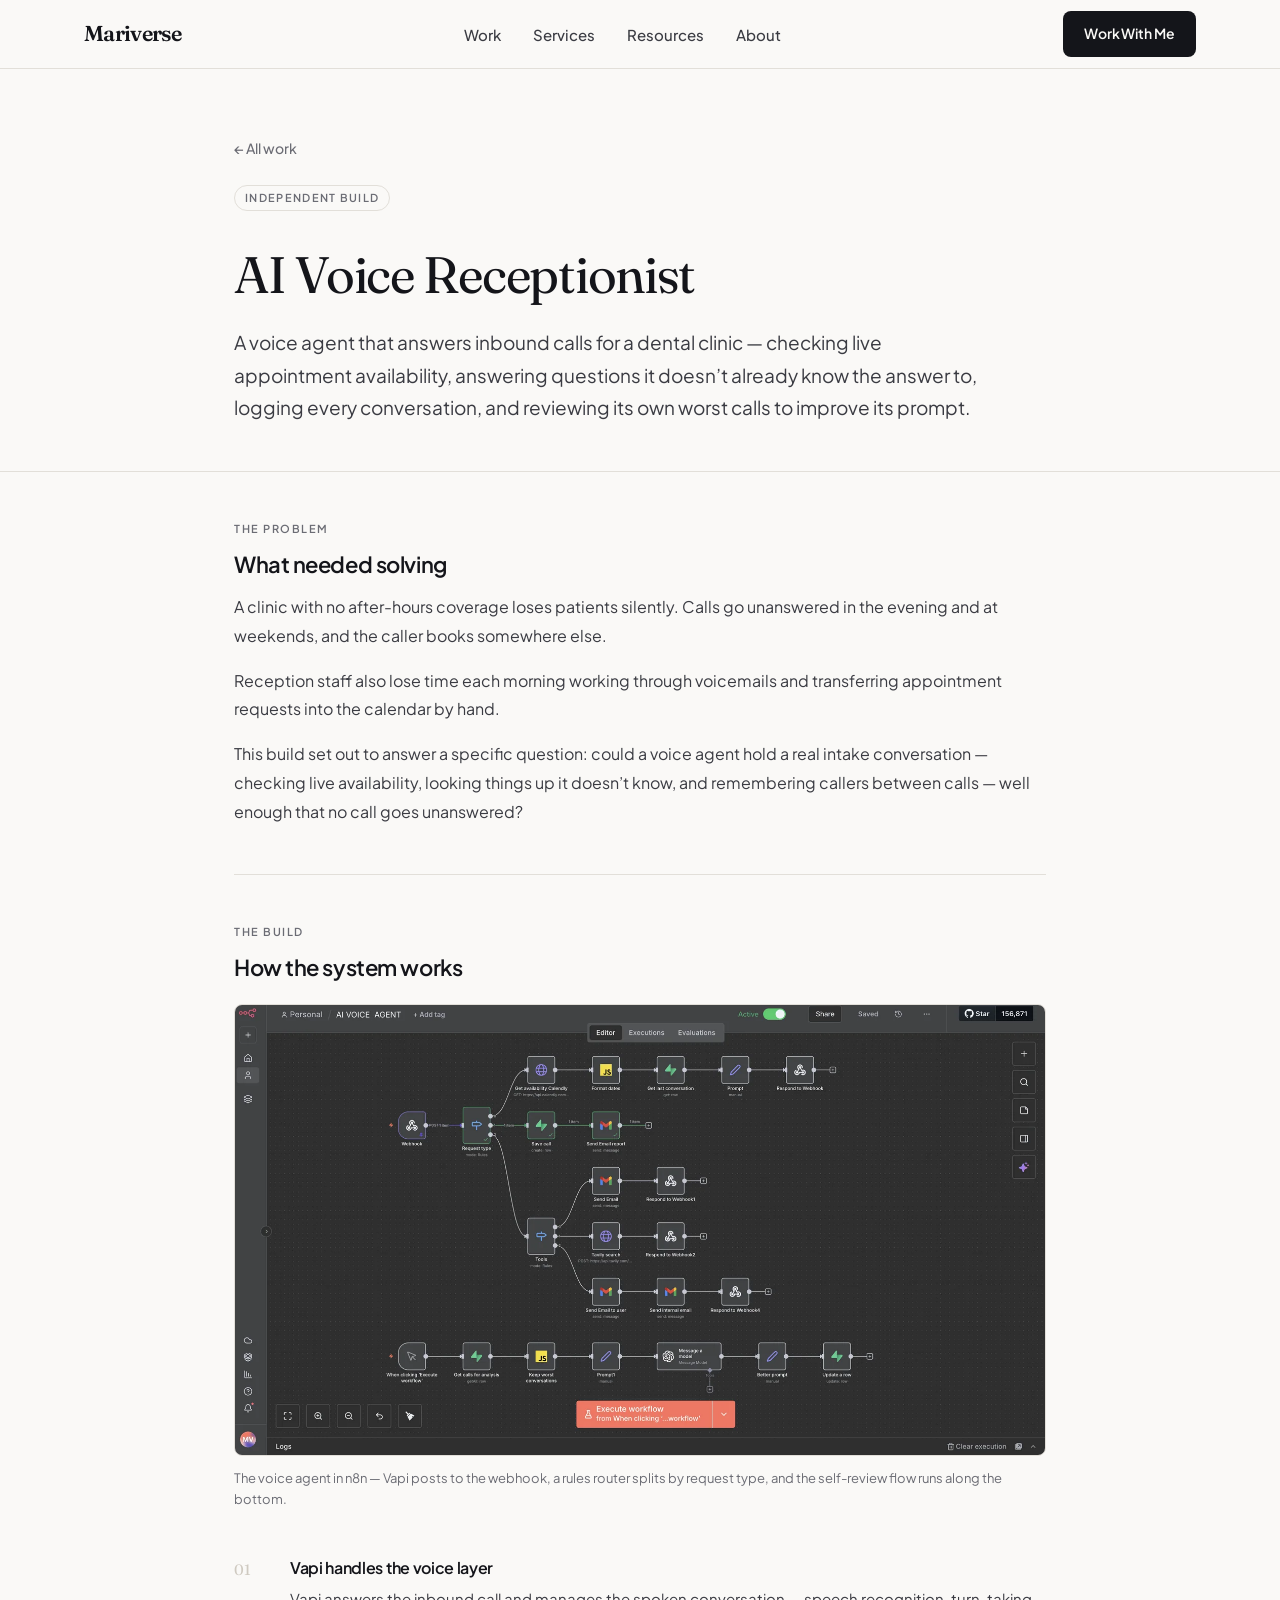
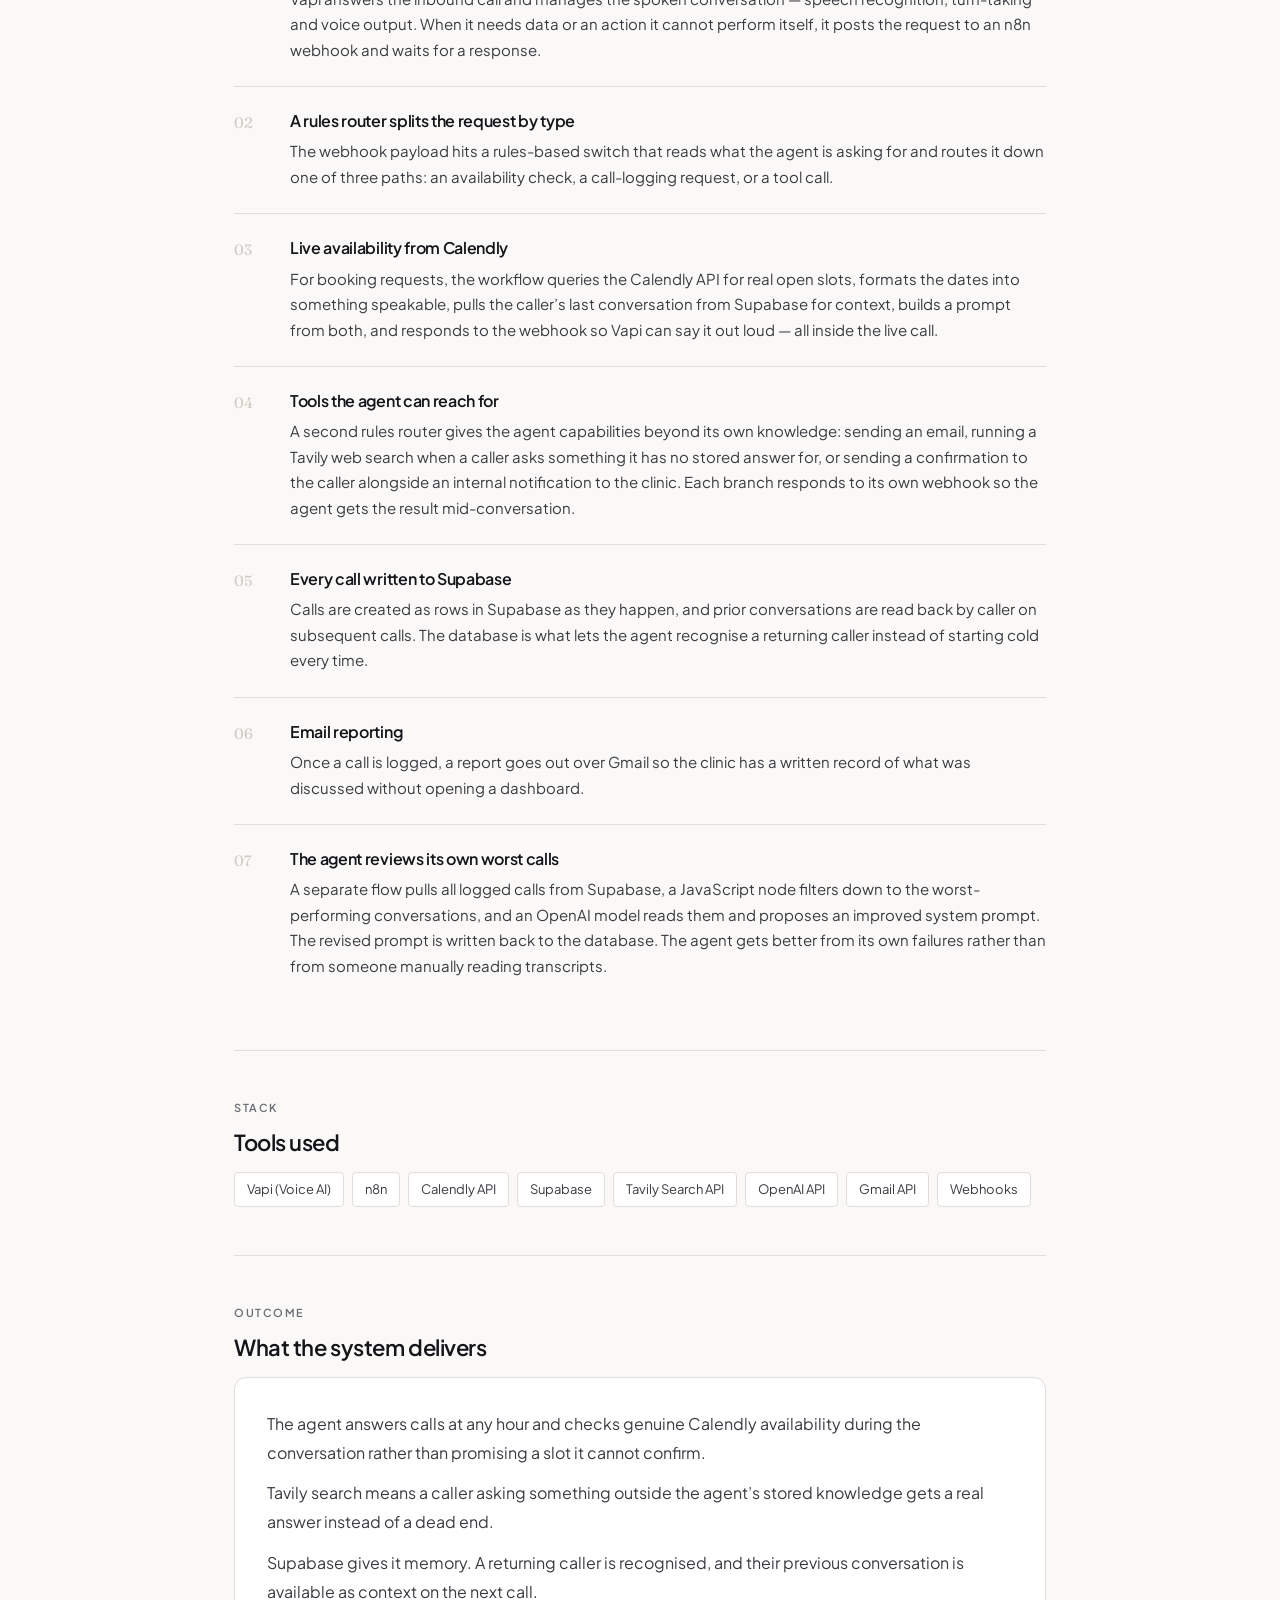
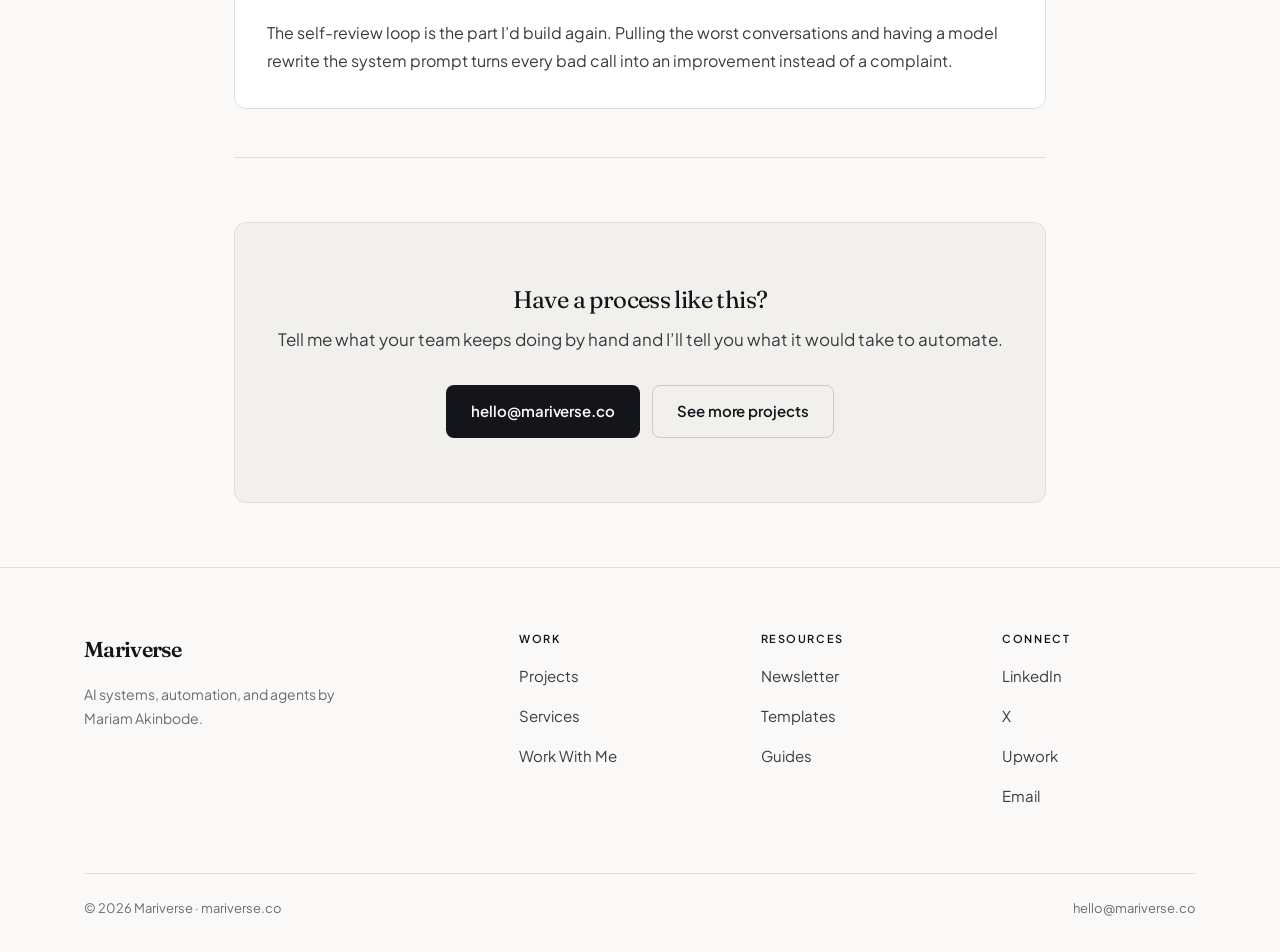
<file: work-ai-receptionist.html>
<!DOCTYPE html>
<html lang="en">
<head>
<meta charset="UTF-8">
<meta name="viewport" content="width=device-width, initial-scale=1">
<title>AI Voice Receptionist — Mariverse</title>
<meta name="description" content="A voice AI agent built with Vapi and n8n that answers inbound calls, checks live Calendly availability, searches the web with Tavily, logs every call to Supabase, and reviews its own worst conversations with an OpenAI model.">
<link rel="canonical" href="https://mariverse.co/work-ai-receptionist.html">
<meta property="og:type" content="article">
<meta property="og:url" content="https://mariverse.co/work-ai-receptionist.html">
<meta property="og:title" content="AI Voice Receptionist — Mariverse">
<meta property="og:description" content="A voice AI agent built with Vapi and n8n that answers inbound calls, checks live Calendly availability, searches the web with Tavily, logs every call to Supabase, and reviews its own worst conversations with an OpenAI model.">
<meta property="og:image" content="https://mariverse.co/assets/images/mariam.jpg">
<meta name="twitter:card" content="summary_large_image">
<link rel="icon" href="data:image/svg+xml,<svg xmlns='http://www.w3.org/2000/svg' viewBox='0 0 32 32'><rect width='32' height='32' rx='7' fill='%2314151A'/><text x='16' y='23' font-family='Georgia,serif' font-size='19' fill='%23FAF9F7' text-anchor='middle'>M</text></svg>">
<link rel="preconnect" href="https://fonts.googleapis.com">
<link rel="preconnect" href="https://fonts.gstatic.com" crossorigin>
<link href="https://fonts.googleapis.com/css2?family=Fraunces:opsz,wght@9..144,400;9..144,600&family=Plus+Jakarta+Sans:wght@400;500;600;700&display=swap" rel="stylesheet">
<link rel="stylesheet" href="assets/css/style.css">
</head>
<body>

<header class="nav">
  <div class="nav-inner">
    <a href="index.html" class="wordmark">Mariverse</a>
    <nav aria-label="Main">
      <ul class="nav-links" id="navLinks">
        <li><a href="index.html#work">Work</a></li>
        <li><a href="index.html#services">Services</a></li>
        <li><a href="index.html#resources">Resources</a></li>
        <li><a href="index.html#about">About</a></li>
      </ul>
    </nav>
    <div class="nav-cta">
      <button class="nav-toggle" id="navToggle" aria-expanded="false" aria-controls="navLinks">Menu</button>
      <a href="index.html#contact" class="btn btn-primary">Work With Me</a>
    </div>
  </div>
</header>

<main>

<section class="cs-hero">
  <div class="wrap-mid">
    <a href="index.html#work" class="back-link reveal">&larr; All work</a>
    <div class="cs-tags reveal" style="margin-top:var(--s-5)">
      <span class="project-class">Independent Build</span>
    </div>
    <h1 class="display h-page reveal d1">AI Voice Receptionist</h1>
    <p class="lede reveal d2" style="margin-top:var(--s-5)">A voice agent that answers inbound calls for a dental clinic &mdash; checking live appointment availability, answering questions it doesn&rsquo;t already know the answer to, logging every conversation, and reviewing its own worst calls to improve its prompt.</p>
  </div>
</section>

<div class="wrap-mid">

  <section class="cs-block reveal">
    <span class="label">The Problem</span>
    <h2>What needed solving</h2>
      <p>A clinic with no after-hours coverage loses patients silently. Calls go unanswered in the evening and at weekends, and the caller books somewhere else.</p>
      <p>Reception staff also lose time each morning working through voicemails and transferring appointment requests into the calendar by hand.</p>
      <p>This build set out to answer a specific question: could a voice agent hold a real intake conversation &mdash; checking live availability, looking things up it doesn&rsquo;t know, and remembering callers between calls &mdash; well enough that no call goes unanswered?</p>
  </section>

  <section class="cs-block reveal">
    <span class="label">The Build</span>
    <h2>How the system works</h2>

    <figure class="cs-figure">
      <picture>
        <source srcset="assets/images/ai-receptionist-workflow.webp" type="image/webp">
        <img src="assets/images/ai-receptionist-workflow.png" width="1600" height="888" loading="lazy"
             alt="n8n workflow for the AI voice agent: a webhook receives the call payload and a rules-based router splits it by request type, branching to Calendly availability lookup, call logging and email reporting, a tools router covering email sending and Tavily web search, and a separate analysis flow that reviews saved conversations with an OpenAI model.">
      </picture>
      <figcaption>The voice agent in n8n &mdash; Vapi posts to the webhook, a rules router splits by request type, and the self-review flow runs along the bottom.</figcaption>
    </figure>


    <ol class="steps">
      <li><div><h4>Vapi handles the voice layer</h4><p>Vapi answers the inbound call and manages the spoken conversation &mdash; speech recognition, turn-taking and voice output. When it needs data or an action it cannot perform itself, it posts the request to an n8n webhook and waits for a response.</p></div></li>
      <li><div><h4>A rules router splits the request by type</h4><p>The webhook payload hits a rules-based switch that reads what the agent is asking for and routes it down one of three paths: an availability check, a call-logging request, or a tool call.</p></div></li>
      <li><div><h4>Live availability from Calendly</h4><p>For booking requests, the workflow queries the Calendly API for real open slots, formats the dates into something speakable, pulls the caller&rsquo;s last conversation from Supabase for context, builds a prompt from both, and responds to the webhook so Vapi can say it out loud &mdash; all inside the live call.</p></div></li>
      <li><div><h4>Tools the agent can reach for</h4><p>A second rules router gives the agent capabilities beyond its own knowledge: sending an email, running a Tavily web search when a caller asks something it has no stored answer for, or sending a confirmation to the caller alongside an internal notification to the clinic. Each branch responds to its own webhook so the agent gets the result mid-conversation.</p></div></li>
      <li><div><h4>Every call written to Supabase</h4><p>Calls are created as rows in Supabase as they happen, and prior conversations are read back by caller on subsequent calls. The database is what lets the agent recognise a returning caller instead of starting cold every time.</p></div></li>
      <li><div><h4>Email reporting</h4><p>Once a call is logged, a report goes out over Gmail so the clinic has a written record of what was discussed without opening a dashboard.</p></div></li>
      <li><div><h4>The agent reviews its own worst calls</h4><p>A separate flow pulls all logged calls from Supabase, a JavaScript node filters down to the worst-performing conversations, and an OpenAI model reads them and proposes an improved system prompt. The revised prompt is written back to the database. The agent gets better from its own failures rather than from someone manually reading transcripts.</p></div></li>
    </ol>
  </section>

  <section class="cs-block reveal">
    <span class="label">Stack</span>
    <h2>Tools used</h2>
    <div class="stack-list">
        <span class="stack-item">Vapi (Voice AI)</span>
        <span class="stack-item">n8n</span>
        <span class="stack-item">Calendly API</span>
        <span class="stack-item">Supabase</span>
        <span class="stack-item">Tavily Search API</span>
        <span class="stack-item">OpenAI API</span>
        <span class="stack-item">Gmail API</span>
        <span class="stack-item">Webhooks</span>
    </div>
  </section>

  <section class="cs-block reveal">
    <span class="label">Outcome</span>
    <h2>What the system delivers</h2>
    <div class="outcome">
        <p>The agent answers calls at any hour and checks genuine Calendly availability during the conversation rather than promising a slot it cannot confirm.</p>
        <p>Tavily search means a caller asking something outside the agent&rsquo;s stored knowledge gets a real answer instead of a dead end.</p>
        <p>Supabase gives it memory. A returning caller is recognised, and their previous conversation is available as context on the next call.</p>
        <p>The self-review loop is the part I&rsquo;d build again. Pulling the worst conversations and having a model rewrite the system prompt turns every bad call into an improvement instead of a complaint.</p>
    </div>
  </section>

  <section class="section-sm">
    <div class="cta-panel reveal">
      <h3 class="display">Have a process like this?</h3>
      <p>Tell me what your team keeps doing by hand and I&rsquo;ll tell you what it would take to automate.</p>
      <div class="cta-actions">
        <a href="mailto:hello@mariverse.co" class="btn btn-primary">hello@mariverse.co</a>
        <a href="index.html#work" class="btn btn-outline">See more projects</a>
      </div>
    </div>
  </section>

</div>
</main>

<footer class="site-footer">
  <div class="wrap">
    <div class="footer-grid">
      <div class="footer-brand">
        <a href="index.html" class="wordmark">Mariverse</a>
        <p>AI systems, automation, and agents by Mariam Akinbode.</p>
      </div>
      <div class="footer-col">
        <h4>Work</h4>
        <ul>
          <li><a href="index.html#work">Projects</a></li>
          <li><a href="index.html#services">Services</a></li>
          <li><a href="index.html#contact">Work With Me</a></li>
        </ul>
      </div>
      <div class="footer-col">
        <h4>Resources</h4>
        <ul>
          <li><a href="newsletter.html">Newsletter</a></li>
          <li><a href="coming-soon.html">Templates</a></li>
          <li><a href="index.html#resources">Guides</a></li>
        </ul>
      </div>
      <div class="footer-col">
        <h4>Connect</h4>
        <ul>
          <li><a href="https://linkedin.com/in/mariamakinbode" target="_blank" rel="noopener">LinkedIn</a></li>
          <li><a href="https://x.com/mizz_mariposa" target="_blank" rel="noopener">X</a></li>
          <li><a href="https://www.upwork.com/freelancers/~01d7d6a6ac09bd8132" target="_blank" rel="noopener">Upwork</a></li>
          <li><a href="mailto:hello@mariverse.co">Email</a></li>
        </ul>
      </div>
    </div>
    <div class="footer-bottom">
      <p>&copy; 2026 Mariverse &middot; mariverse.co</p>
      <p>hello@mariverse.co</p>
    </div>
  </div>
</footer>

<script>
(function(){
  'use strict';
  var els=document.querySelectorAll('.reveal');
  if('IntersectionObserver' in window){
    var io=new IntersectionObserver(function(en){en.forEach(function(e){if(e.isIntersecting){e.target.classList.add('in');io.unobserve(e.target);}});},{threshold:0.08,rootMargin:'0px 0px -40px 0px'});
    els.forEach(function(el){io.observe(el);});
  } else { els.forEach(function(el){el.classList.add('in');}); }
  var t=document.getElementById('navToggle'), l=document.getElementById('navLinks');
  if(t&&l){
    t.addEventListener('click',function(){
      var o=l.classList.toggle('open');
      t.textContent=o?'Close':'Menu';
      t.setAttribute('aria-expanded',o?'true':'false');
      document.body.style.overflow=o?'hidden':'';
    });
    l.addEventListener('click',function(e){
      if(e.target.tagName==='A'){l.classList.remove('open');t.textContent='Menu';t.setAttribute('aria-expanded','false');document.body.style.overflow='';}
    });
  }
})();
</script>
</body>
</html>
</file>
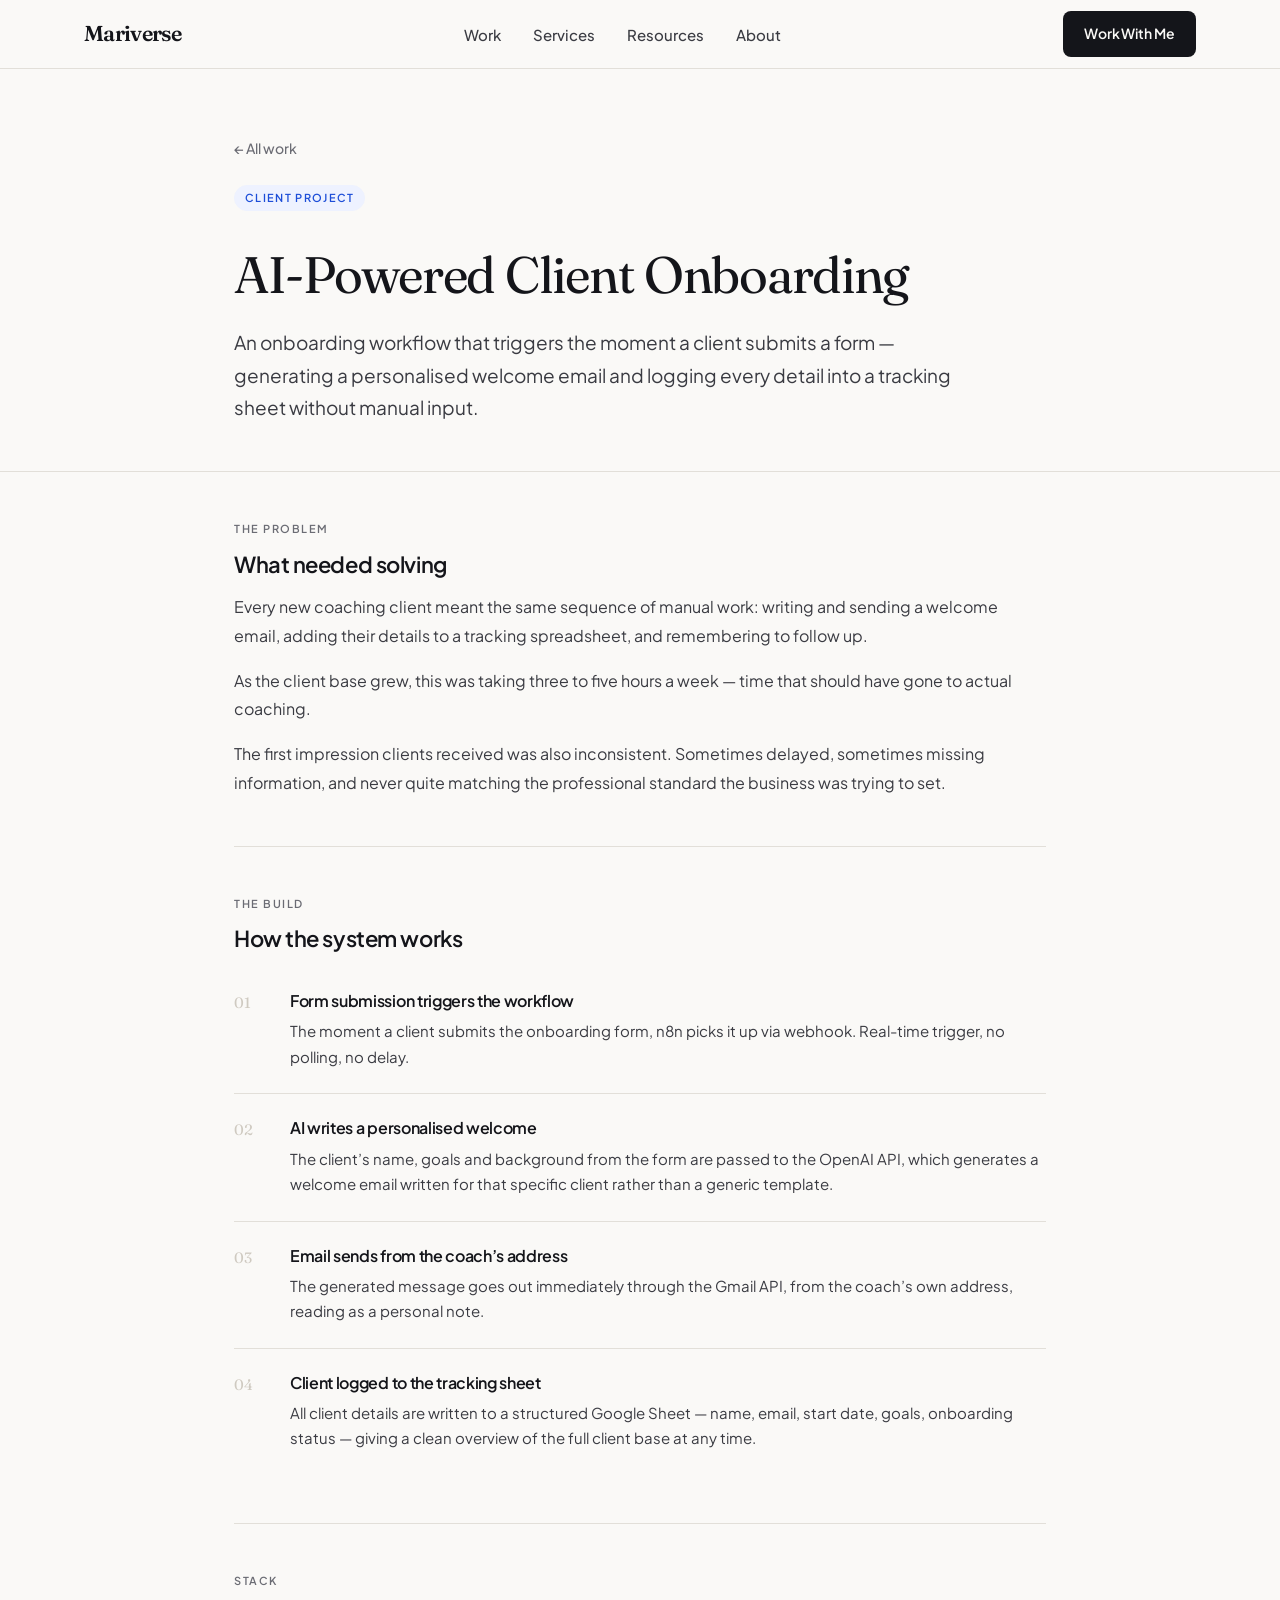
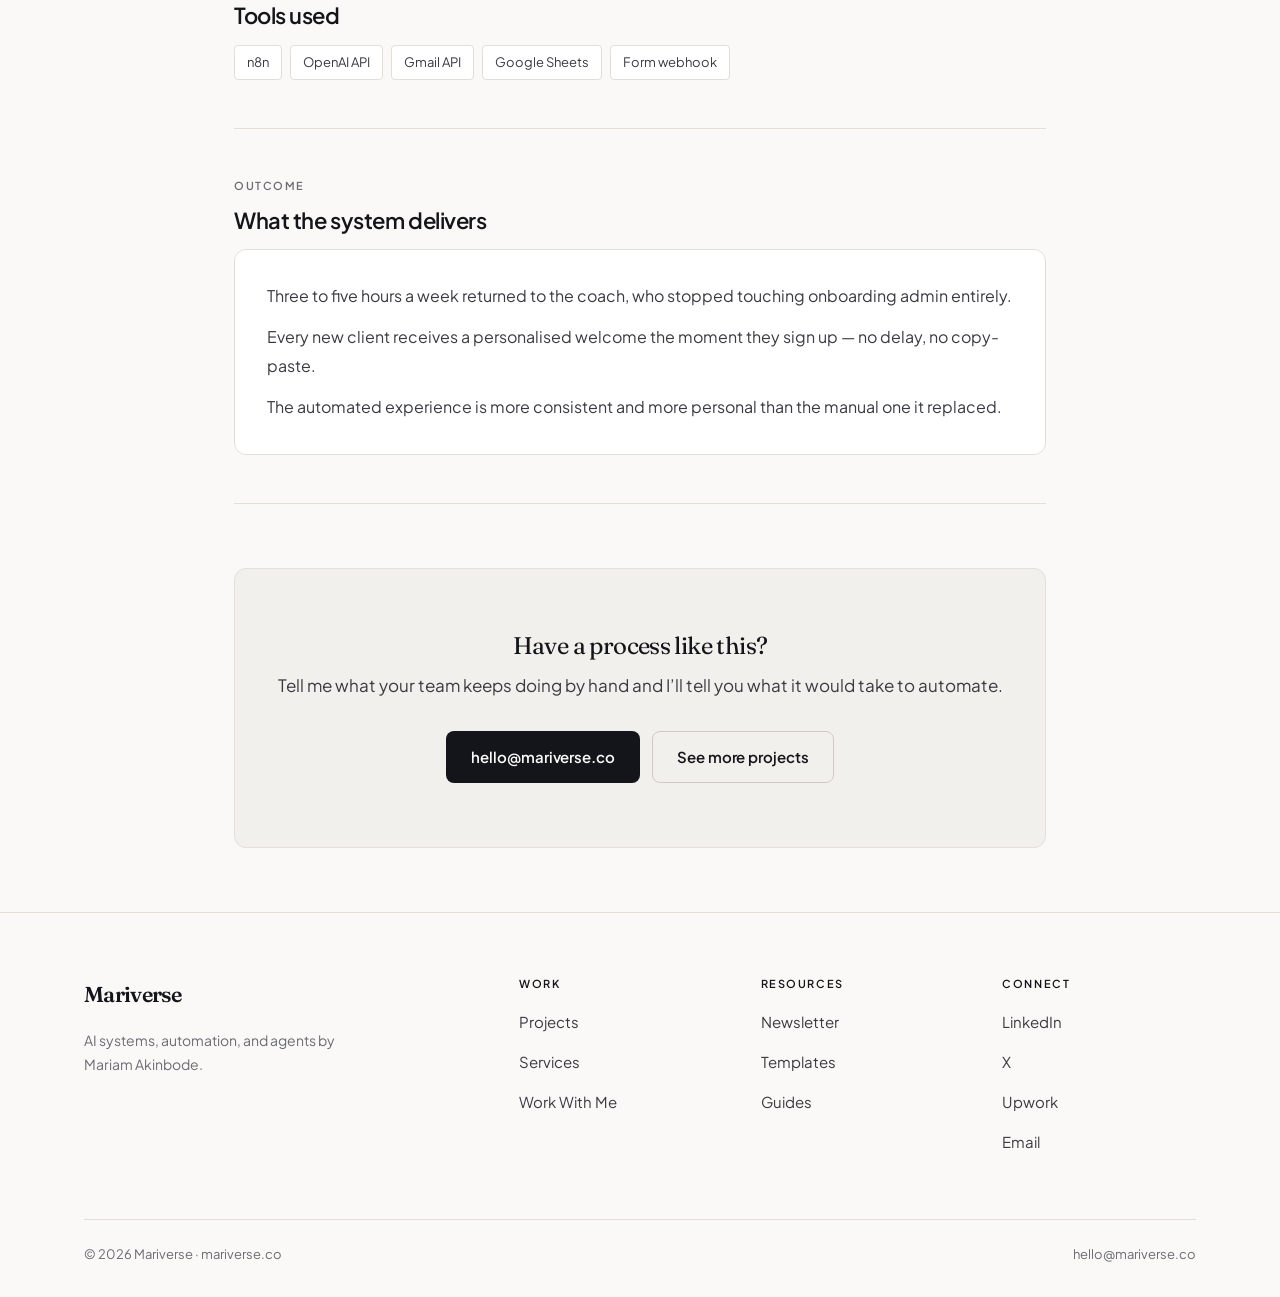
<file: work-client-onboarding.html>
<!DOCTYPE html>
<html lang="en">
<head>
<meta charset="UTF-8">
<meta name="viewport" content="width=device-width, initial-scale=1">
<title>AI-Powered Client Onboarding — Mariverse</title>
<meta name="description" content="An n8n onboarding workflow for a coaching business that generates personalised welcome emails with AI and logs every client automatically.">
<link rel="canonical" href="https://mariverse.co/work-client-onboarding.html">
<meta property="og:type" content="article">
<meta property="og:url" content="https://mariverse.co/work-client-onboarding.html">
<meta property="og:title" content="AI-Powered Client Onboarding — Mariverse">
<meta property="og:description" content="An n8n onboarding workflow for a coaching business that generates personalised welcome emails with AI and logs every client automatically.">
<meta property="og:image" content="https://mariverse.co/assets/images/mariam.jpg">
<meta name="twitter:card" content="summary_large_image">
<link rel="icon" href="data:image/svg+xml,<svg xmlns='http://www.w3.org/2000/svg' viewBox='0 0 32 32'><rect width='32' height='32' rx='7' fill='%2314151A'/><text x='16' y='23' font-family='Georgia,serif' font-size='19' fill='%23FAF9F7' text-anchor='middle'>M</text></svg>">
<link rel="preconnect" href="https://fonts.googleapis.com">
<link rel="preconnect" href="https://fonts.gstatic.com" crossorigin>
<link href="https://fonts.googleapis.com/css2?family=Fraunces:opsz,wght@9..144,400;9..144,600&family=Plus+Jakarta+Sans:wght@400;500;600;700&display=swap" rel="stylesheet">
<link rel="stylesheet" href="assets/css/style.css">
</head>
<body>

<header class="nav">
  <div class="nav-inner">
    <a href="index.html" class="wordmark">Mariverse</a>
    <nav aria-label="Main">
      <ul class="nav-links" id="navLinks">
        <li><a href="index.html#work">Work</a></li>
        <li><a href="index.html#services">Services</a></li>
        <li><a href="index.html#resources">Resources</a></li>
        <li><a href="index.html#about">About</a></li>
      </ul>
    </nav>
    <div class="nav-cta">
      <button class="nav-toggle" id="navToggle" aria-expanded="false" aria-controls="navLinks">Menu</button>
      <a href="index.html#contact" class="btn btn-primary">Work With Me</a>
    </div>
  </div>
</header>

<main>

<section class="cs-hero">
  <div class="wrap-mid">
    <a href="index.html#work" class="back-link reveal">&larr; All work</a>
    <div class="cs-tags reveal" style="margin-top:var(--s-5)">
      <span class="project-class is-client">Client Project</span>
    </div>
    <h1 class="display h-page reveal d1">AI-Powered Client Onboarding</h1>
    <p class="lede reveal d2" style="margin-top:var(--s-5)">An onboarding workflow that triggers the moment a client submits a form &mdash; generating a personalised welcome email and logging every detail into a tracking sheet without manual input.</p>
  </div>
</section>

<div class="wrap-mid">

  <section class="cs-block reveal">
    <span class="label">The Problem</span>
    <h2>What needed solving</h2>
      <p>Every new coaching client meant the same sequence of manual work: writing and sending a welcome email, adding their details to a tracking spreadsheet, and remembering to follow up.</p>
      <p>As the client base grew, this was taking three to five hours a week &mdash; time that should have gone to actual coaching.</p>
      <p>The first impression clients received was also inconsistent. Sometimes delayed, sometimes missing information, and never quite matching the professional standard the business was trying to set.</p>
  </section>

  <section class="cs-block reveal">
    <span class="label">The Build</span>
    <h2>How the system works</h2>

    <!-- Workflow screenshot slot — drop an image here when ready:
    <figure class="cs-figure">
      <img src="assets/images/work-client-onboarding-workflow.webp" alt="Workflow diagram">
      <figcaption>The onboarding workflow from form webhook to sheet logging.</figcaption>
    </figure>
    -->

    <ol class="steps">
        <li><div><h4>Form submission triggers the workflow</h4><p>The moment a client submits the onboarding form, n8n picks it up via webhook. Real-time trigger, no polling, no delay.</p></div></li>
        <li><div><h4>AI writes a personalised welcome</h4><p>The client&rsquo;s name, goals and background from the form are passed to the OpenAI API, which generates a welcome email written for that specific client rather than a generic template.</p></div></li>
        <li><div><h4>Email sends from the coach&rsquo;s address</h4><p>The generated message goes out immediately through the Gmail API, from the coach&rsquo;s own address, reading as a personal note.</p></div></li>
        <li><div><h4>Client logged to the tracking sheet</h4><p>All client details are written to a structured Google Sheet &mdash; name, email, start date, goals, onboarding status &mdash; giving a clean overview of the full client base at any time.</p></div></li>
    </ol>
  </section>

  <section class="cs-block reveal">
    <span class="label">Stack</span>
    <h2>Tools used</h2>
    <div class="stack-list">
        <span class="stack-item">n8n</span>
        <span class="stack-item">OpenAI API</span>
        <span class="stack-item">Gmail API</span>
        <span class="stack-item">Google Sheets</span>
        <span class="stack-item">Form webhook</span>
    </div>
  </section>

  <section class="cs-block reveal">
    <span class="label">Outcome</span>
    <h2>What the system delivers</h2>
    <div class="outcome">
        <p>Three to five hours a week returned to the coach, who stopped touching onboarding admin entirely.</p>
        <p>Every new client receives a personalised welcome the moment they sign up &mdash; no delay, no copy-paste.</p>
        <p>The automated experience is more consistent and more personal than the manual one it replaced.</p>
    </div>
  </section>

  <section class="section-sm">
    <div class="cta-panel reveal">
      <h3 class="display">Have a process like this?</h3>
      <p>Tell me what your team keeps doing by hand and I&rsquo;ll tell you what it would take to automate.</p>
      <div class="cta-actions">
        <a href="mailto:hello@mariverse.co" class="btn btn-primary">hello@mariverse.co</a>
        <a href="index.html#work" class="btn btn-outline">See more projects</a>
      </div>
    </div>
  </section>

</div>
</main>

<footer class="site-footer">
  <div class="wrap">
    <div class="footer-grid">
      <div class="footer-brand">
        <a href="index.html" class="wordmark">Mariverse</a>
        <p>AI systems, automation, and agents by Mariam Akinbode.</p>
      </div>
      <div class="footer-col">
        <h4>Work</h4>
        <ul>
          <li><a href="index.html#work">Projects</a></li>
          <li><a href="index.html#services">Services</a></li>
          <li><a href="index.html#contact">Work With Me</a></li>
        </ul>
      </div>
      <div class="footer-col">
        <h4>Resources</h4>
        <ul>
          <li><a href="newsletter.html">Newsletter</a></li>
          <li><a href="coming-soon.html">Templates</a></li>
          <li><a href="index.html#resources">Guides</a></li>
        </ul>
      </div>
      <div class="footer-col">
        <h4>Connect</h4>
        <ul>
          <li><a href="https://linkedin.com/in/mariamakinbode" target="_blank" rel="noopener">LinkedIn</a></li>
          <li><a href="https://x.com/mizz_mariposa" target="_blank" rel="noopener">X</a></li>
          <li><a href="https://www.upwork.com/freelancers/~01d7d6a6ac09bd8132" target="_blank" rel="noopener">Upwork</a></li>
          <li><a href="mailto:hello@mariverse.co">Email</a></li>
        </ul>
      </div>
    </div>
    <div class="footer-bottom">
      <p>&copy; 2026 Mariverse &middot; mariverse.co</p>
      <p>hello@mariverse.co</p>
    </div>
  </div>
</footer>

<script>
(function(){
  'use strict';
  var els=document.querySelectorAll('.reveal');
  if('IntersectionObserver' in window){
    var io=new IntersectionObserver(function(en){en.forEach(function(e){if(e.isIntersecting){e.target.classList.add('in');io.unobserve(e.target);}});},{threshold:0.08,rootMargin:'0px 0px -40px 0px'});
    els.forEach(function(el){io.observe(el);});
  } else { els.forEach(function(el){el.classList.add('in');}); }
  var t=document.getElementById('navToggle'), l=document.getElementById('navLinks');
  if(t&&l){
    t.addEventListener('click',function(){
      var o=l.classList.toggle('open');
      t.textContent=o?'Close':'Menu';
      t.setAttribute('aria-expanded',o?'true':'false');
      document.body.style.overflow=o?'hidden':'';
    });
    l.addEventListener('click',function(e){
      if(e.target.tagName==='A'){l.classList.remove('open');t.textContent='Menu';t.setAttribute('aria-expanded','false');document.body.style.overflow='';}
    });
  }
})();
</script>
</body>
</html>
</file>
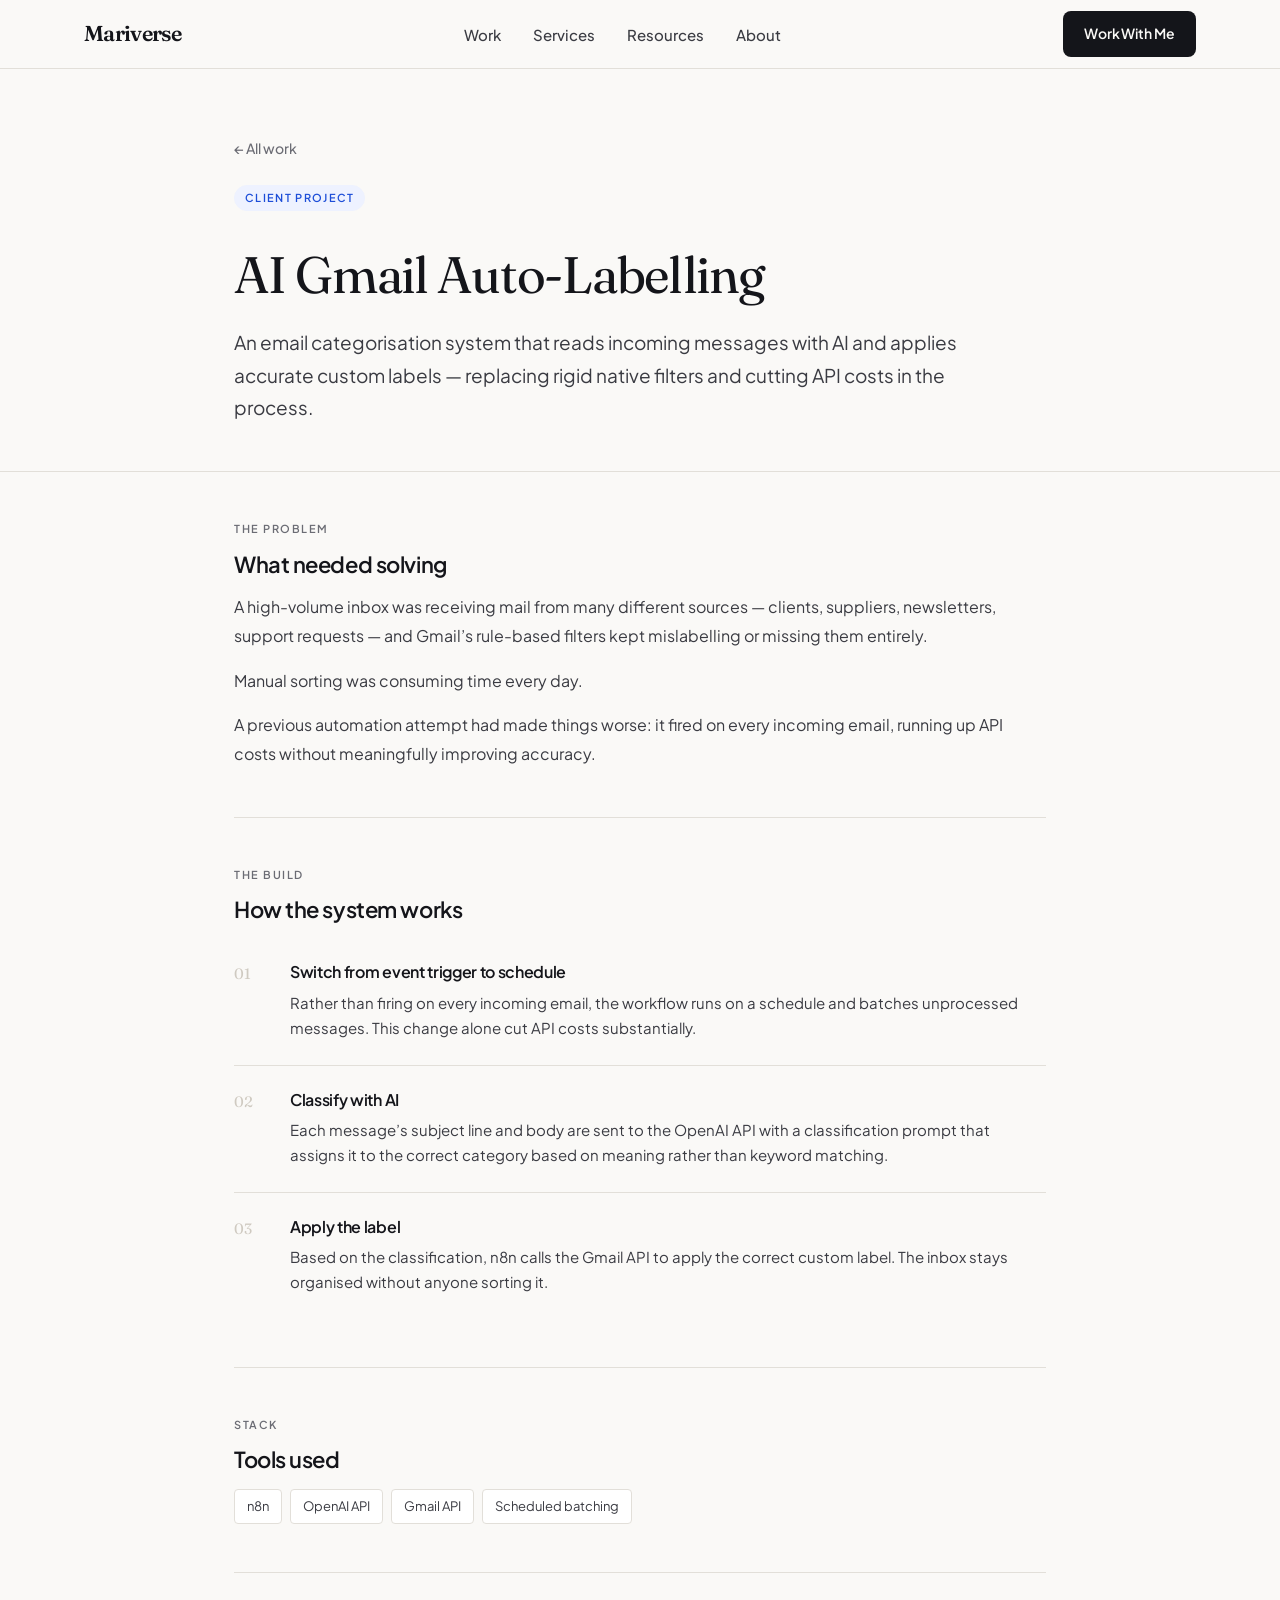
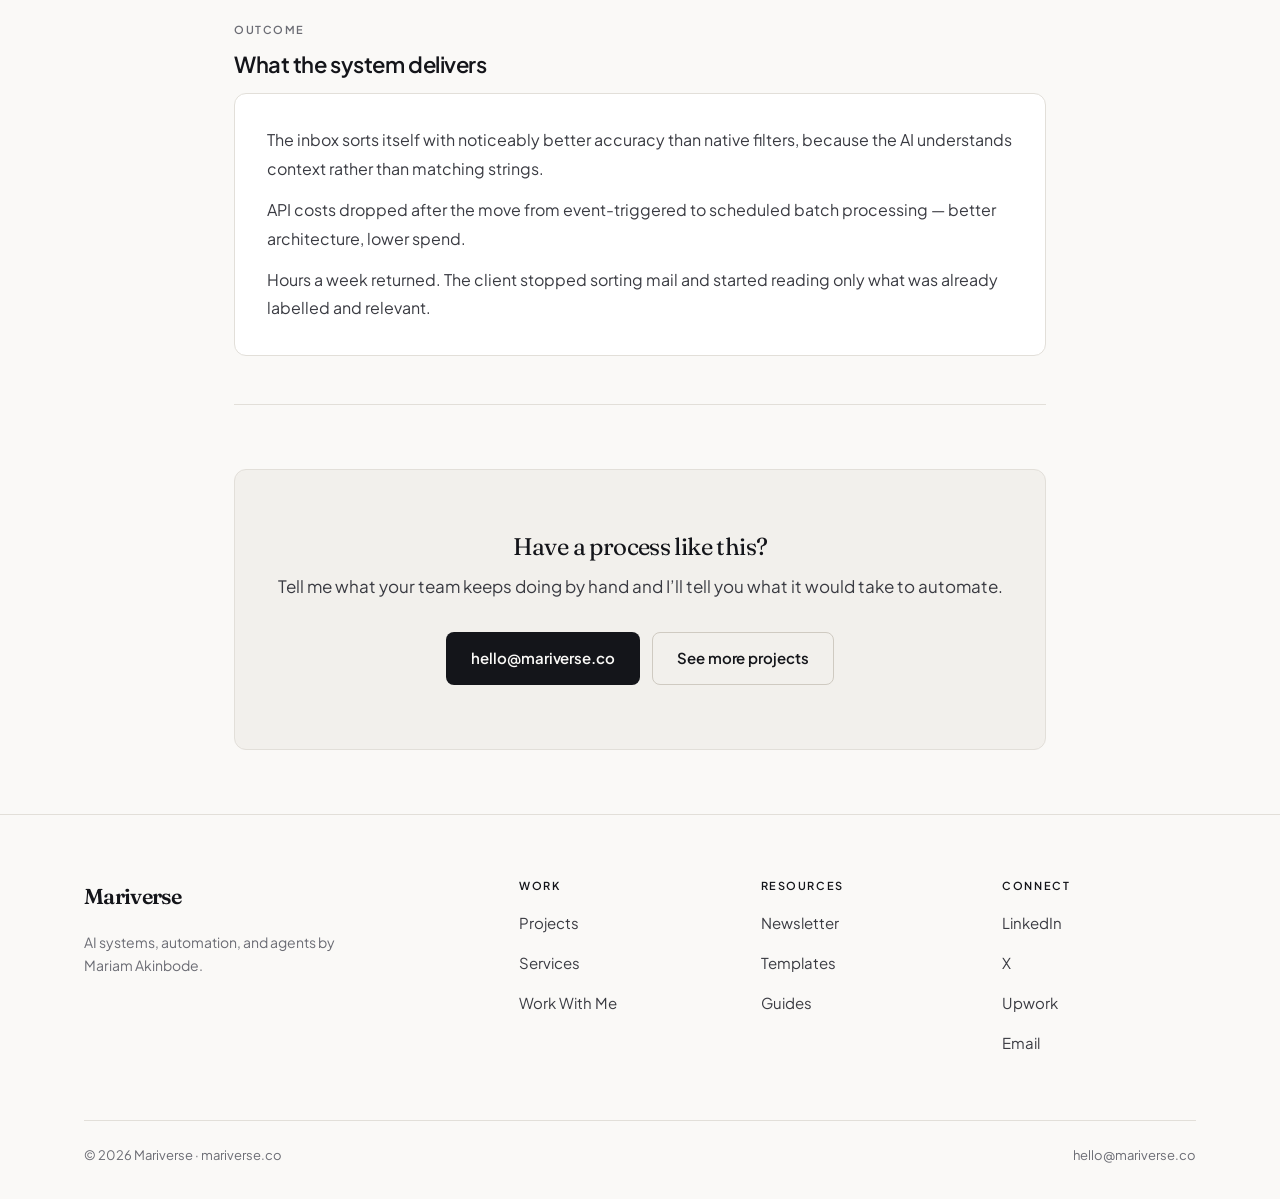
<file: work-gmail-auto-labelling.html>
<!DOCTYPE html>
<html lang="en">
<head>
<meta charset="UTF-8">
<meta name="viewport" content="width=device-width, initial-scale=1">
<title>AI Gmail Auto-Labelling — Mariverse</title>
<meta name="description" content="An n8n and OpenAI email categorisation system that reads incoming Gmail messages and applies accurate custom labels automatically.">
<link rel="canonical" href="https://mariverse.co/work-gmail-auto-labelling.html">
<meta property="og:type" content="article">
<meta property="og:url" content="https://mariverse.co/work-gmail-auto-labelling.html">
<meta property="og:title" content="AI Gmail Auto-Labelling — Mariverse">
<meta property="og:description" content="An n8n and OpenAI email categorisation system that reads incoming Gmail messages and applies accurate custom labels automatically.">
<meta property="og:image" content="https://mariverse.co/assets/images/mariam.jpg">
<meta name="twitter:card" content="summary_large_image">
<link rel="icon" href="data:image/svg+xml,<svg xmlns='http://www.w3.org/2000/svg' viewBox='0 0 32 32'><rect width='32' height='32' rx='7' fill='%2314151A'/><text x='16' y='23' font-family='Georgia,serif' font-size='19' fill='%23FAF9F7' text-anchor='middle'>M</text></svg>">
<link rel="preconnect" href="https://fonts.googleapis.com">
<link rel="preconnect" href="https://fonts.gstatic.com" crossorigin>
<link href="https://fonts.googleapis.com/css2?family=Fraunces:opsz,wght@9..144,400;9..144,600&family=Plus+Jakarta+Sans:wght@400;500;600;700&display=swap" rel="stylesheet">
<link rel="stylesheet" href="assets/css/style.css">
</head>
<body>

<header class="nav">
  <div class="nav-inner">
    <a href="index.html" class="wordmark">Mariverse</a>
    <nav aria-label="Main">
      <ul class="nav-links" id="navLinks">
        <li><a href="index.html#work">Work</a></li>
        <li><a href="index.html#services">Services</a></li>
        <li><a href="index.html#resources">Resources</a></li>
        <li><a href="index.html#about">About</a></li>
      </ul>
    </nav>
    <div class="nav-cta">
      <button class="nav-toggle" id="navToggle" aria-expanded="false" aria-controls="navLinks">Menu</button>
      <a href="index.html#contact" class="btn btn-primary">Work With Me</a>
    </div>
  </div>
</header>

<main>

<section class="cs-hero">
  <div class="wrap-mid">
    <a href="index.html#work" class="back-link reveal">&larr; All work</a>
    <div class="cs-tags reveal" style="margin-top:var(--s-5)">
      <span class="project-class is-client">Client Project</span>
    </div>
    <h1 class="display h-page reveal d1">AI Gmail Auto-Labelling</h1>
    <p class="lede reveal d2" style="margin-top:var(--s-5)">An email categorisation system that reads incoming messages with AI and applies accurate custom labels &mdash; replacing rigid native filters and cutting API costs in the process.</p>
  </div>
</section>

<div class="wrap-mid">

  <section class="cs-block reveal">
    <span class="label">The Problem</span>
    <h2>What needed solving</h2>
      <p>A high-volume inbox was receiving mail from many different sources &mdash; clients, suppliers, newsletters, support requests &mdash; and Gmail&rsquo;s rule-based filters kept mislabelling or missing them entirely.</p>
      <p>Manual sorting was consuming time every day.</p>
      <p>A previous automation attempt had made things worse: it fired on every incoming email, running up API costs without meaningfully improving accuracy.</p>
  </section>

  <section class="cs-block reveal">
    <span class="label">The Build</span>
    <h2>How the system works</h2>

    <!-- Workflow screenshot slot — drop an image here when ready:
    <figure class="cs-figure">
      <img src="assets/images/work-gmail-auto-labelling-workflow.webp" alt="Workflow diagram">
      <figcaption>The scheduled labelling workflow.</figcaption>
    </figure>
    -->

    <ol class="steps">
        <li><div><h4>Switch from event trigger to schedule</h4><p>Rather than firing on every incoming email, the workflow runs on a schedule and batches unprocessed messages. This change alone cut API costs substantially.</p></div></li>
        <li><div><h4>Classify with AI</h4><p>Each message&rsquo;s subject line and body are sent to the OpenAI API with a classification prompt that assigns it to the correct category based on meaning rather than keyword matching.</p></div></li>
        <li><div><h4>Apply the label</h4><p>Based on the classification, n8n calls the Gmail API to apply the correct custom label. The inbox stays organised without anyone sorting it.</p></div></li>
    </ol>
  </section>

  <section class="cs-block reveal">
    <span class="label">Stack</span>
    <h2>Tools used</h2>
    <div class="stack-list">
        <span class="stack-item">n8n</span>
        <span class="stack-item">OpenAI API</span>
        <span class="stack-item">Gmail API</span>
        <span class="stack-item">Scheduled batching</span>
    </div>
  </section>

  <section class="cs-block reveal">
    <span class="label">Outcome</span>
    <h2>What the system delivers</h2>
    <div class="outcome">
        <p>The inbox sorts itself with noticeably better accuracy than native filters, because the AI understands context rather than matching strings.</p>
        <p>API costs dropped after the move from event-triggered to scheduled batch processing &mdash; better architecture, lower spend.</p>
        <p>Hours a week returned. The client stopped sorting mail and started reading only what was already labelled and relevant.</p>
    </div>
  </section>

  <section class="section-sm">
    <div class="cta-panel reveal">
      <h3 class="display">Have a process like this?</h3>
      <p>Tell me what your team keeps doing by hand and I&rsquo;ll tell you what it would take to automate.</p>
      <div class="cta-actions">
        <a href="mailto:hello@mariverse.co" class="btn btn-primary">hello@mariverse.co</a>
        <a href="index.html#work" class="btn btn-outline">See more projects</a>
      </div>
    </div>
  </section>

</div>
</main>

<footer class="site-footer">
  <div class="wrap">
    <div class="footer-grid">
      <div class="footer-brand">
        <a href="index.html" class="wordmark">Mariverse</a>
        <p>AI systems, automation, and agents by Mariam Akinbode.</p>
      </div>
      <div class="footer-col">
        <h4>Work</h4>
        <ul>
          <li><a href="index.html#work">Projects</a></li>
          <li><a href="index.html#services">Services</a></li>
          <li><a href="index.html#contact">Work With Me</a></li>
        </ul>
      </div>
      <div class="footer-col">
        <h4>Resources</h4>
        <ul>
          <li><a href="newsletter.html">Newsletter</a></li>
          <li><a href="coming-soon.html">Templates</a></li>
          <li><a href="index.html#resources">Guides</a></li>
        </ul>
      </div>
      <div class="footer-col">
        <h4>Connect</h4>
        <ul>
          <li><a href="https://linkedin.com/in/mariamakinbode" target="_blank" rel="noopener">LinkedIn</a></li>
          <li><a href="https://x.com/mizz_mariposa" target="_blank" rel="noopener">X</a></li>
          <li><a href="https://www.upwork.com/freelancers/~01d7d6a6ac09bd8132" target="_blank" rel="noopener">Upwork</a></li>
          <li><a href="mailto:hello@mariverse.co">Email</a></li>
        </ul>
      </div>
    </div>
    <div class="footer-bottom">
      <p>&copy; 2026 Mariverse &middot; mariverse.co</p>
      <p>hello@mariverse.co</p>
    </div>
  </div>
</footer>

<script>
(function(){
  'use strict';
  var els=document.querySelectorAll('.reveal');
  if('IntersectionObserver' in window){
    var io=new IntersectionObserver(function(en){en.forEach(function(e){if(e.isIntersecting){e.target.classList.add('in');io.unobserve(e.target);}});},{threshold:0.08,rootMargin:'0px 0px -40px 0px'});
    els.forEach(function(el){io.observe(el);});
  } else { els.forEach(function(el){el.classList.add('in');}); }
  var t=document.getElementById('navToggle'), l=document.getElementById('navLinks');
  if(t&&l){
    t.addEventListener('click',function(){
      var o=l.classList.toggle('open');
      t.textContent=o?'Close':'Menu';
      t.setAttribute('aria-expanded',o?'true':'false');
      document.body.style.overflow=o?'hidden':'';
    });
    l.addEventListener('click',function(e){
      if(e.target.tagName==='A'){l.classList.remove('open');t.textContent='Menu';t.setAttribute('aria-expanded','false');document.body.style.overflow='';}
    });
  }
})();
</script>
</body>
</html>
</file>
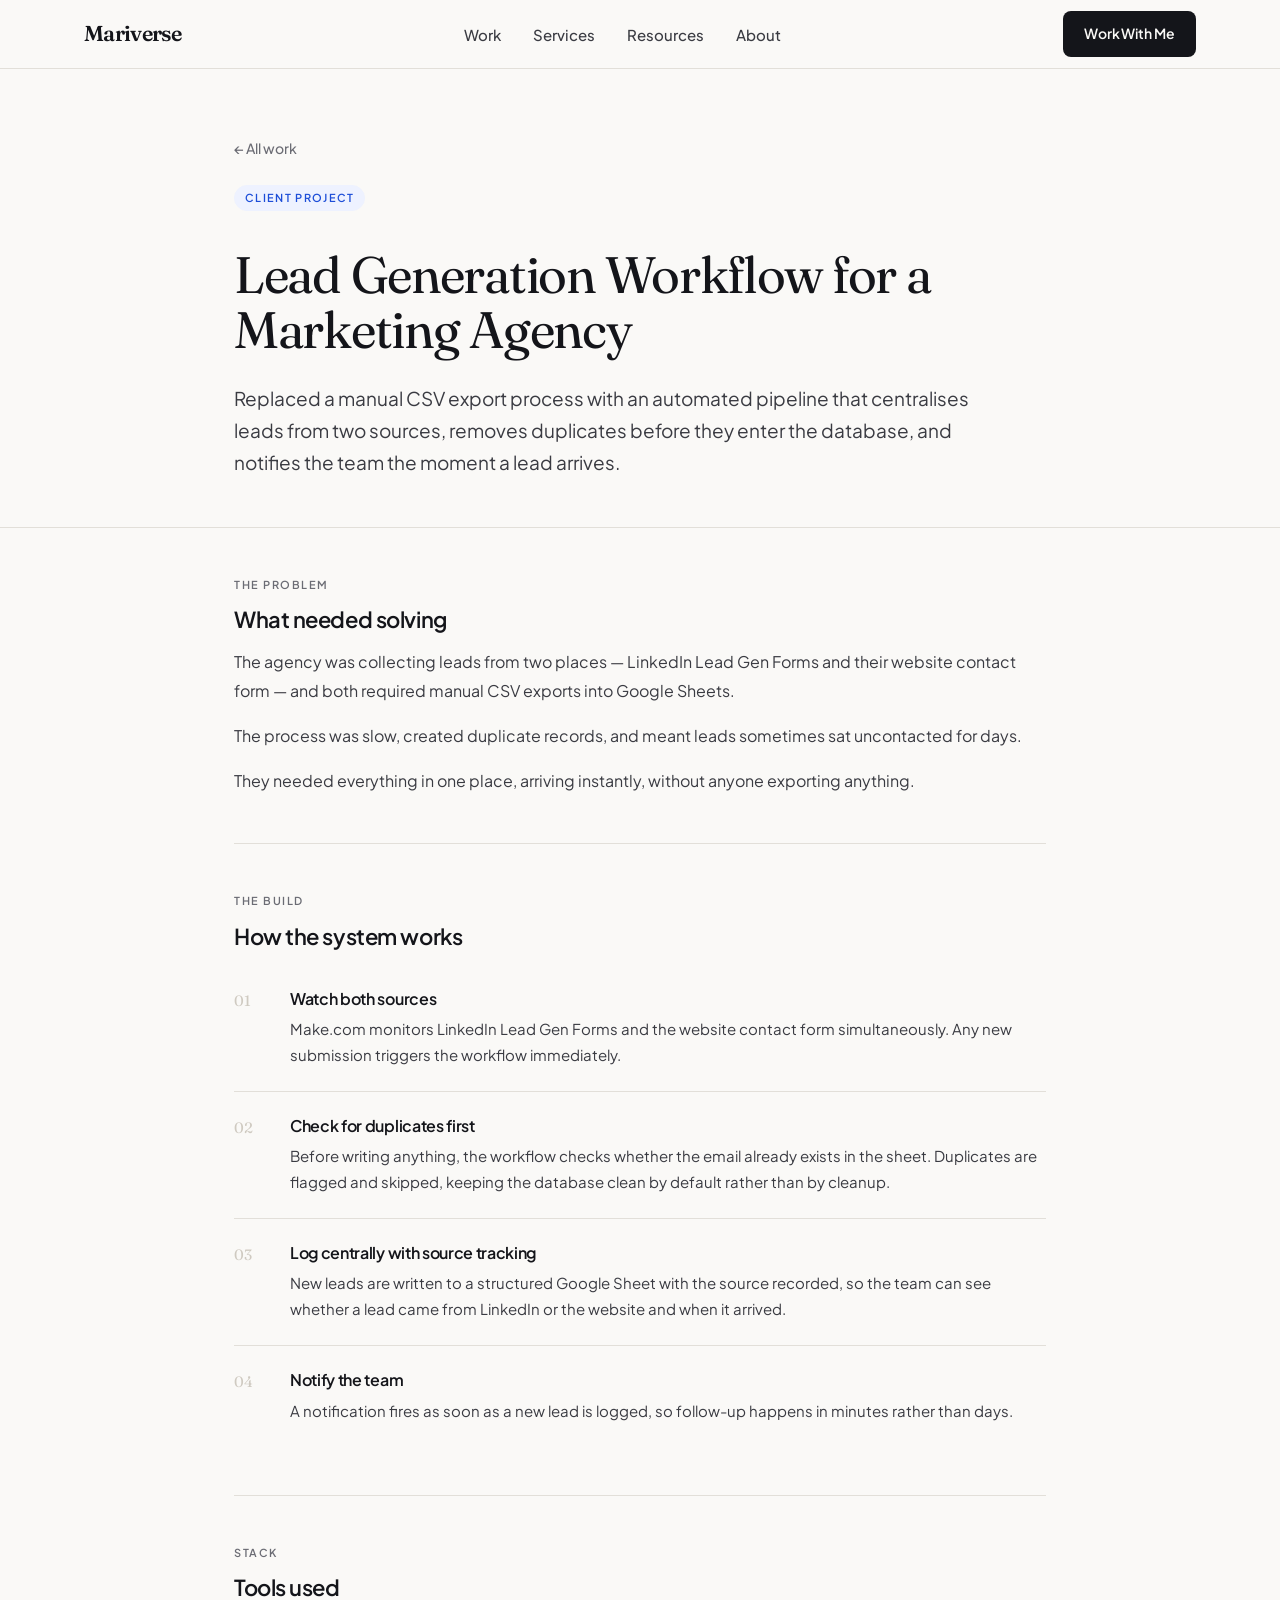
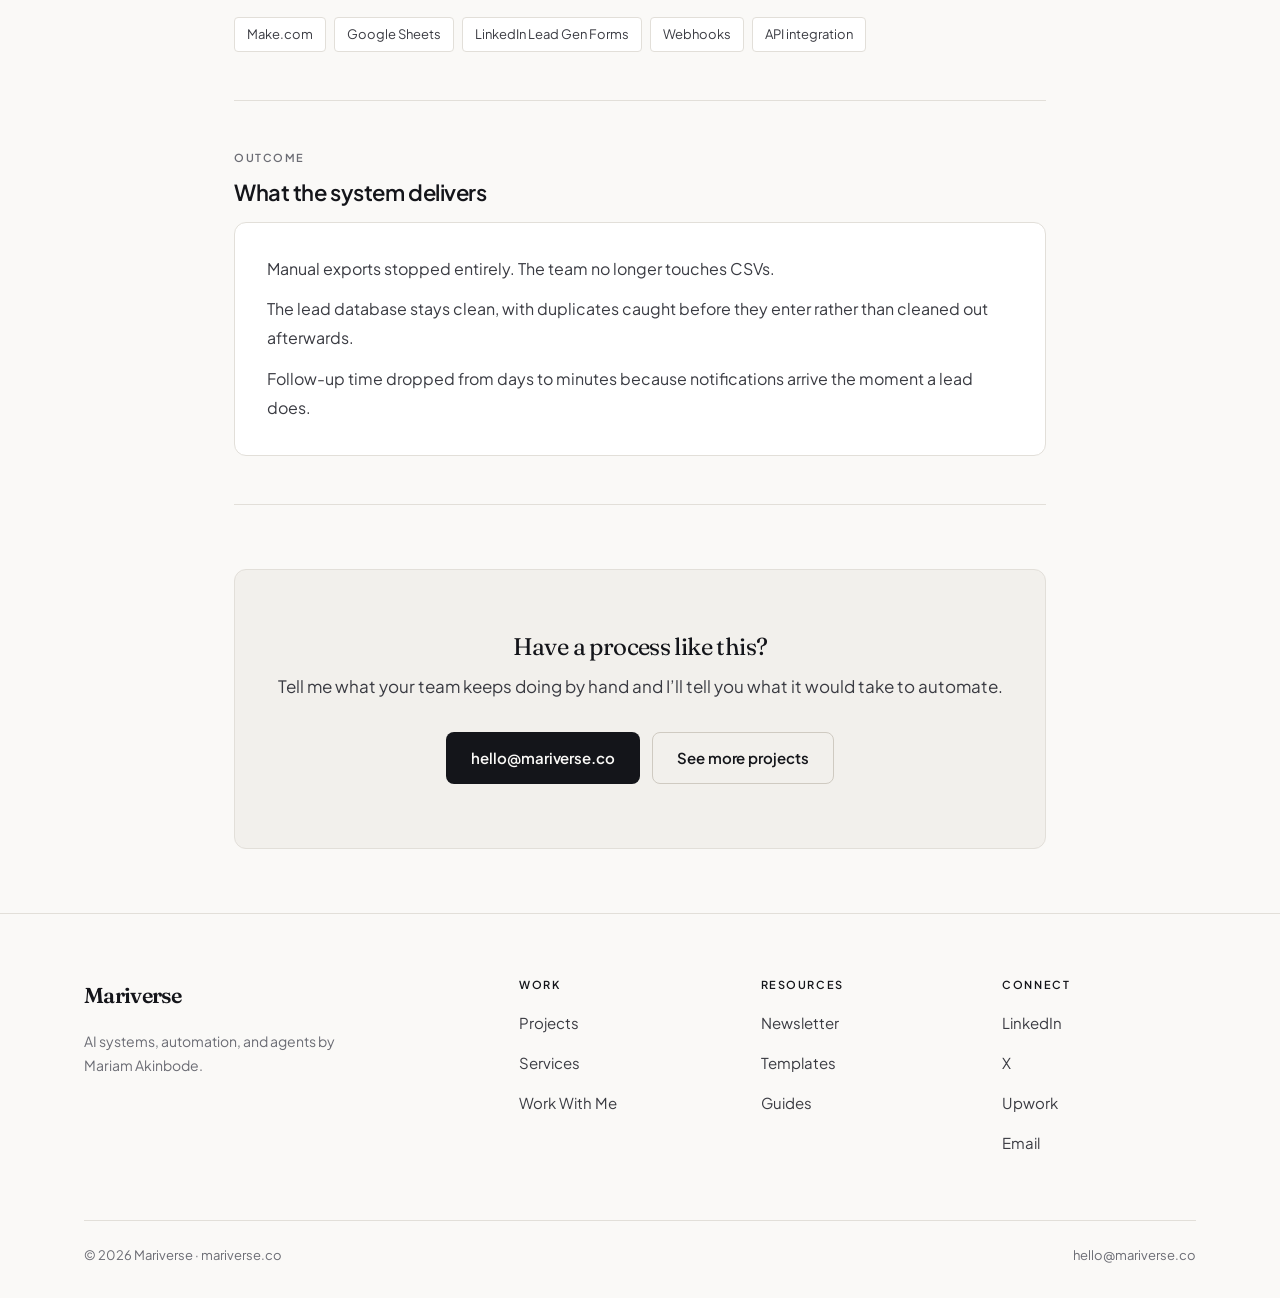
<file: work-lead-generation-agency.html>
<!DOCTYPE html>
<html lang="en">
<head>
<meta charset="UTF-8">
<meta name="viewport" content="width=device-width, initial-scale=1">
<title>Lead Generation Workflow for a Marketing Agency — Mariverse</title>
<meta name="description" content="A Make.com automation that centralises leads from LinkedIn forms and a website, removes duplicates, and notifies the team instantly.">
<link rel="canonical" href="https://mariverse.co/work-lead-generation-agency.html">
<meta property="og:type" content="article">
<meta property="og:url" content="https://mariverse.co/work-lead-generation-agency.html">
<meta property="og:title" content="Lead Generation Workflow for a Marketing Agency — Mariverse">
<meta property="og:description" content="A Make.com automation that centralises leads from LinkedIn forms and a website, removes duplicates, and notifies the team instantly.">
<meta property="og:image" content="https://mariverse.co/assets/images/mariam.jpg">
<meta name="twitter:card" content="summary_large_image">
<link rel="icon" href="data:image/svg+xml,<svg xmlns='http://www.w3.org/2000/svg' viewBox='0 0 32 32'><rect width='32' height='32' rx='7' fill='%2314151A'/><text x='16' y='23' font-family='Georgia,serif' font-size='19' fill='%23FAF9F7' text-anchor='middle'>M</text></svg>">
<link rel="preconnect" href="https://fonts.googleapis.com">
<link rel="preconnect" href="https://fonts.gstatic.com" crossorigin>
<link href="https://fonts.googleapis.com/css2?family=Fraunces:opsz,wght@9..144,400;9..144,600&family=Plus+Jakarta+Sans:wght@400;500;600;700&display=swap" rel="stylesheet">
<link rel="stylesheet" href="assets/css/style.css">
</head>
<body>

<header class="nav">
  <div class="nav-inner">
    <a href="index.html" class="wordmark">Mariverse</a>
    <nav aria-label="Main">
      <ul class="nav-links" id="navLinks">
        <li><a href="index.html#work">Work</a></li>
        <li><a href="index.html#services">Services</a></li>
        <li><a href="index.html#resources">Resources</a></li>
        <li><a href="index.html#about">About</a></li>
      </ul>
    </nav>
    <div class="nav-cta">
      <button class="nav-toggle" id="navToggle" aria-expanded="false" aria-controls="navLinks">Menu</button>
      <a href="index.html#contact" class="btn btn-primary">Work With Me</a>
    </div>
  </div>
</header>

<main>

<section class="cs-hero">
  <div class="wrap-mid">
    <a href="index.html#work" class="back-link reveal">&larr; All work</a>
    <div class="cs-tags reveal" style="margin-top:var(--s-5)">
      <span class="project-class is-client">Client Project</span>
    </div>
    <h1 class="display h-page reveal d1">Lead Generation Workflow for a Marketing Agency</h1>
    <p class="lede reveal d2" style="margin-top:var(--s-5)">Replaced a manual CSV export process with an automated pipeline that centralises leads from two sources, removes duplicates before they enter the database, and notifies the team the moment a lead arrives.</p>
  </div>
</section>

<div class="wrap-mid">

  <section class="cs-block reveal">
    <span class="label">The Problem</span>
    <h2>What needed solving</h2>
      <p>The agency was collecting leads from two places &mdash; LinkedIn Lead Gen Forms and their website contact form &mdash; and both required manual CSV exports into Google Sheets.</p>
      <p>The process was slow, created duplicate records, and meant leads sometimes sat uncontacted for days.</p>
      <p>They needed everything in one place, arriving instantly, without anyone exporting anything.</p>
  </section>

  <section class="cs-block reveal">
    <span class="label">The Build</span>
    <h2>How the system works</h2>

    <!-- Workflow screenshot slot — drop an image here when ready:
    <figure class="cs-figure">
      <img src="assets/images/work-lead-generation-agency-workflow.webp" alt="Workflow diagram">
      <figcaption>The Make.com scenario across both lead sources.</figcaption>
    </figure>
    -->

    <ol class="steps">
        <li><div><h4>Watch both sources</h4><p>Make.com monitors LinkedIn Lead Gen Forms and the website contact form simultaneously. Any new submission triggers the workflow immediately.</p></div></li>
        <li><div><h4>Check for duplicates first</h4><p>Before writing anything, the workflow checks whether the email already exists in the sheet. Duplicates are flagged and skipped, keeping the database clean by default rather than by cleanup.</p></div></li>
        <li><div><h4>Log centrally with source tracking</h4><p>New leads are written to a structured Google Sheet with the source recorded, so the team can see whether a lead came from LinkedIn or the website and when it arrived.</p></div></li>
        <li><div><h4>Notify the team</h4><p>A notification fires as soon as a new lead is logged, so follow-up happens in minutes rather than days.</p></div></li>
    </ol>
  </section>

  <section class="cs-block reveal">
    <span class="label">Stack</span>
    <h2>Tools used</h2>
    <div class="stack-list">
        <span class="stack-item">Make.com</span>
        <span class="stack-item">Google Sheets</span>
        <span class="stack-item">LinkedIn Lead Gen Forms</span>
        <span class="stack-item">Webhooks</span>
        <span class="stack-item">API integration</span>
    </div>
  </section>

  <section class="cs-block reveal">
    <span class="label">Outcome</span>
    <h2>What the system delivers</h2>
    <div class="outcome">
        <p>Manual exports stopped entirely. The team no longer touches CSVs.</p>
        <p>The lead database stays clean, with duplicates caught before they enter rather than cleaned out afterwards.</p>
        <p>Follow-up time dropped from days to minutes because notifications arrive the moment a lead does.</p>
    </div>
  </section>

  <section class="section-sm">
    <div class="cta-panel reveal">
      <h3 class="display">Have a process like this?</h3>
      <p>Tell me what your team keeps doing by hand and I&rsquo;ll tell you what it would take to automate.</p>
      <div class="cta-actions">
        <a href="mailto:hello@mariverse.co" class="btn btn-primary">hello@mariverse.co</a>
        <a href="index.html#work" class="btn btn-outline">See more projects</a>
      </div>
    </div>
  </section>

</div>
</main>

<footer class="site-footer">
  <div class="wrap">
    <div class="footer-grid">
      <div class="footer-brand">
        <a href="index.html" class="wordmark">Mariverse</a>
        <p>AI systems, automation, and agents by Mariam Akinbode.</p>
      </div>
      <div class="footer-col">
        <h4>Work</h4>
        <ul>
          <li><a href="index.html#work">Projects</a></li>
          <li><a href="index.html#services">Services</a></li>
          <li><a href="index.html#contact">Work With Me</a></li>
        </ul>
      </div>
      <div class="footer-col">
        <h4>Resources</h4>
        <ul>
          <li><a href="newsletter.html">Newsletter</a></li>
          <li><a href="coming-soon.html">Templates</a></li>
          <li><a href="index.html#resources">Guides</a></li>
        </ul>
      </div>
      <div class="footer-col">
        <h4>Connect</h4>
        <ul>
          <li><a href="https://linkedin.com/in/mariamakinbode" target="_blank" rel="noopener">LinkedIn</a></li>
          <li><a href="https://x.com/mizz_mariposa" target="_blank" rel="noopener">X</a></li>
          <li><a href="https://www.upwork.com/freelancers/~01d7d6a6ac09bd8132" target="_blank" rel="noopener">Upwork</a></li>
          <li><a href="mailto:hello@mariverse.co">Email</a></li>
        </ul>
      </div>
    </div>
    <div class="footer-bottom">
      <p>&copy; 2026 Mariverse &middot; mariverse.co</p>
      <p>hello@mariverse.co</p>
    </div>
  </div>
</footer>

<script>
(function(){
  'use strict';
  var els=document.querySelectorAll('.reveal');
  if('IntersectionObserver' in window){
    var io=new IntersectionObserver(function(en){en.forEach(function(e){if(e.isIntersecting){e.target.classList.add('in');io.unobserve(e.target);}});},{threshold:0.08,rootMargin:'0px 0px -40px 0px'});
    els.forEach(function(el){io.observe(el);});
  } else { els.forEach(function(el){el.classList.add('in');}); }
  var t=document.getElementById('navToggle'), l=document.getElementById('navLinks');
  if(t&&l){
    t.addEventListener('click',function(){
      var o=l.classList.toggle('open');
      t.textContent=o?'Close':'Menu';
      t.setAttribute('aria-expanded',o?'true':'false');
      document.body.style.overflow=o?'hidden':'';
    });
    l.addEventListener('click',function(e){
      if(e.target.tagName==='A'){l.classList.remove('open');t.textContent='Menu';t.setAttribute('aria-expanded','false');document.body.style.overflow='';}
    });
  }
})();
</script>
</body>
</html>
</file>
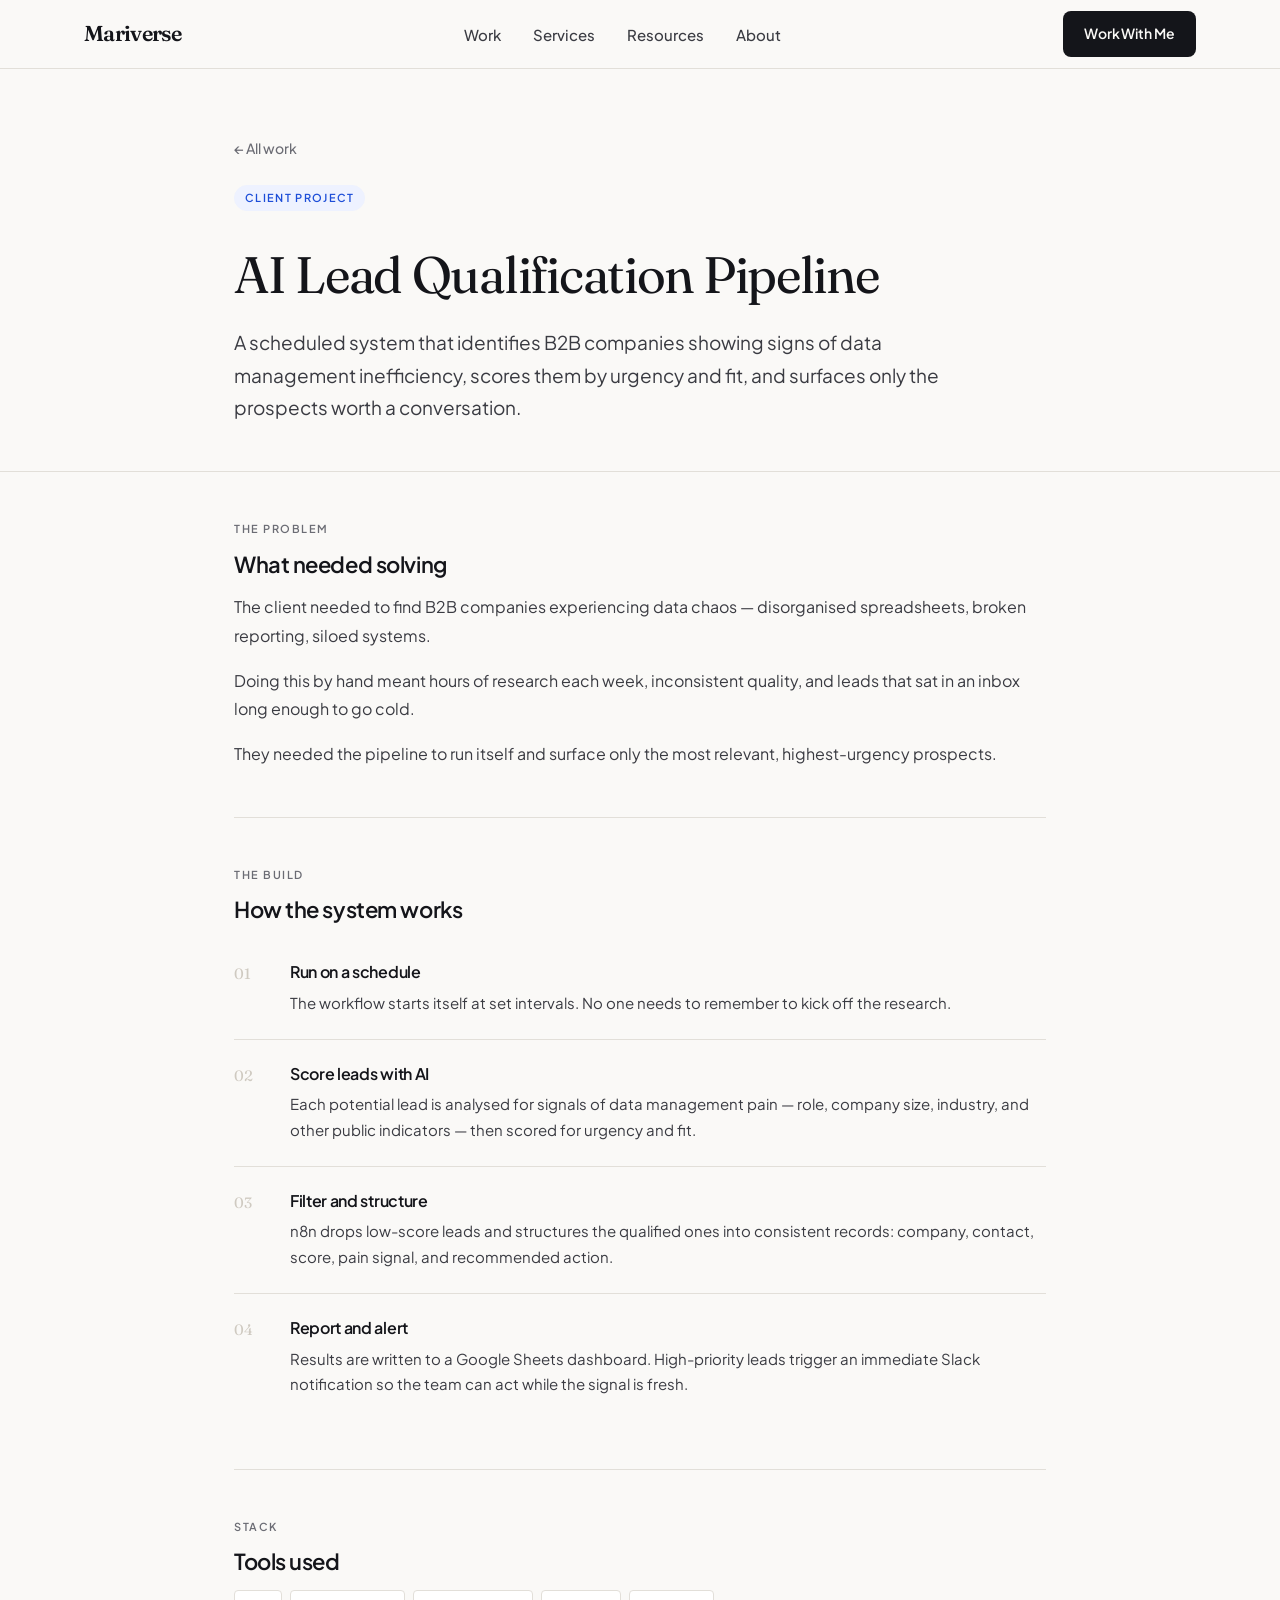
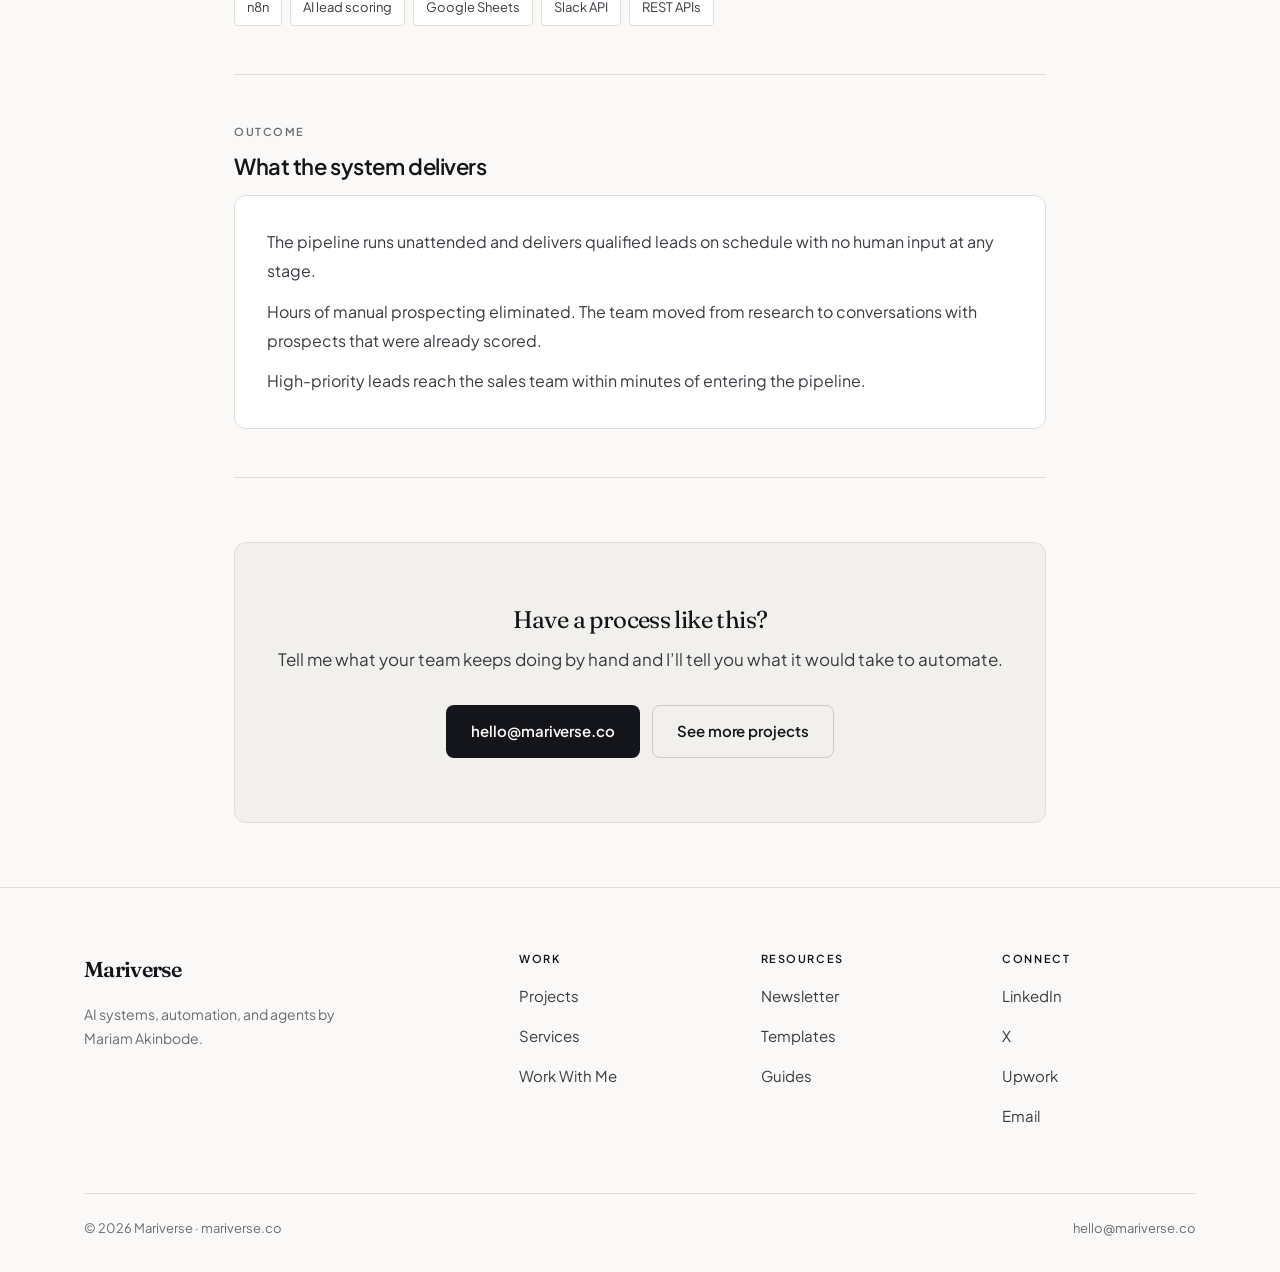
<file: work-lead-qualification.html>
<!DOCTYPE html>
<html lang="en">
<head>
<meta charset="UTF-8">
<meta name="viewport" content="width=device-width, initial-scale=1">
<title>AI Lead Qualification Pipeline — Mariverse</title>
<meta name="description" content="An n8n pipeline that identifies B2B companies with data management inefficiencies, scores them with AI, and alerts the sales team on high-priority prospects.">
<link rel="canonical" href="https://mariverse.co/work-lead-qualification.html">
<meta property="og:type" content="article">
<meta property="og:url" content="https://mariverse.co/work-lead-qualification.html">
<meta property="og:title" content="AI Lead Qualification Pipeline — Mariverse">
<meta property="og:description" content="An n8n pipeline that identifies B2B companies with data management inefficiencies, scores them with AI, and alerts the sales team on high-priority prospects.">
<meta property="og:image" content="https://mariverse.co/assets/images/mariam.jpg">
<meta name="twitter:card" content="summary_large_image">
<link rel="icon" href="data:image/svg+xml,<svg xmlns='http://www.w3.org/2000/svg' viewBox='0 0 32 32'><rect width='32' height='32' rx='7' fill='%2314151A'/><text x='16' y='23' font-family='Georgia,serif' font-size='19' fill='%23FAF9F7' text-anchor='middle'>M</text></svg>">
<link rel="preconnect" href="https://fonts.googleapis.com">
<link rel="preconnect" href="https://fonts.gstatic.com" crossorigin>
<link href="https://fonts.googleapis.com/css2?family=Fraunces:opsz,wght@9..144,400;9..144,600&family=Plus+Jakarta+Sans:wght@400;500;600;700&display=swap" rel="stylesheet">
<link rel="stylesheet" href="assets/css/style.css">
</head>
<body>

<header class="nav">
  <div class="nav-inner">
    <a href="index.html" class="wordmark">Mariverse</a>
    <nav aria-label="Main">
      <ul class="nav-links" id="navLinks">
        <li><a href="index.html#work">Work</a></li>
        <li><a href="index.html#services">Services</a></li>
        <li><a href="index.html#resources">Resources</a></li>
        <li><a href="index.html#about">About</a></li>
      </ul>
    </nav>
    <div class="nav-cta">
      <button class="nav-toggle" id="navToggle" aria-expanded="false" aria-controls="navLinks">Menu</button>
      <a href="index.html#contact" class="btn btn-primary">Work With Me</a>
    </div>
  </div>
</header>

<main>

<section class="cs-hero">
  <div class="wrap-mid">
    <a href="index.html#work" class="back-link reveal">&larr; All work</a>
    <div class="cs-tags reveal" style="margin-top:var(--s-5)">
      <span class="project-class is-client">Client Project</span>
    </div>
    <h1 class="display h-page reveal d1">AI Lead Qualification Pipeline</h1>
    <p class="lede reveal d2" style="margin-top:var(--s-5)">A scheduled system that identifies B2B companies showing signs of data management inefficiency, scores them by urgency and fit, and surfaces only the prospects worth a conversation.</p>
  </div>
</section>

<div class="wrap-mid">

  <section class="cs-block reveal">
    <span class="label">The Problem</span>
    <h2>What needed solving</h2>
      <p>The client needed to find B2B companies experiencing data chaos &mdash; disorganised spreadsheets, broken reporting, siloed systems.</p>
      <p>Doing this by hand meant hours of research each week, inconsistent quality, and leads that sat in an inbox long enough to go cold.</p>
      <p>They needed the pipeline to run itself and surface only the most relevant, highest-urgency prospects.</p>
  </section>

  <section class="cs-block reveal">
    <span class="label">The Build</span>
    <h2>How the system works</h2>

    <!-- Workflow screenshot slot — drop an image here when ready:
    <figure class="cs-figure">
      <img src="assets/images/work-lead-qualification-workflow.webp" alt="Workflow diagram">
      <figcaption>The scheduled qualification pipeline.</figcaption>
    </figure>
    -->

    <ol class="steps">
        <li><div><h4>Run on a schedule</h4><p>The workflow starts itself at set intervals. No one needs to remember to kick off the research.</p></div></li>
        <li><div><h4>Score leads with AI</h4><p>Each potential lead is analysed for signals of data management pain &mdash; role, company size, industry, and other public indicators &mdash; then scored for urgency and fit.</p></div></li>
        <li><div><h4>Filter and structure</h4><p>n8n drops low-score leads and structures the qualified ones into consistent records: company, contact, score, pain signal, and recommended action.</p></div></li>
        <li><div><h4>Report and alert</h4><p>Results are written to a Google Sheets dashboard. High-priority leads trigger an immediate Slack notification so the team can act while the signal is fresh.</p></div></li>
    </ol>
  </section>

  <section class="cs-block reveal">
    <span class="label">Stack</span>
    <h2>Tools used</h2>
    <div class="stack-list">
        <span class="stack-item">n8n</span>
        <span class="stack-item">AI lead scoring</span>
        <span class="stack-item">Google Sheets</span>
        <span class="stack-item">Slack API</span>
        <span class="stack-item">REST APIs</span>
    </div>
  </section>

  <section class="cs-block reveal">
    <span class="label">Outcome</span>
    <h2>What the system delivers</h2>
    <div class="outcome">
        <p>The pipeline runs unattended and delivers qualified leads on schedule with no human input at any stage.</p>
        <p>Hours of manual prospecting eliminated. The team moved from research to conversations with prospects that were already scored.</p>
        <p>High-priority leads reach the sales team within minutes of entering the pipeline.</p>
    </div>
  </section>

  <section class="section-sm">
    <div class="cta-panel reveal">
      <h3 class="display">Have a process like this?</h3>
      <p>Tell me what your team keeps doing by hand and I&rsquo;ll tell you what it would take to automate.</p>
      <div class="cta-actions">
        <a href="mailto:hello@mariverse.co" class="btn btn-primary">hello@mariverse.co</a>
        <a href="index.html#work" class="btn btn-outline">See more projects</a>
      </div>
    </div>
  </section>

</div>
</main>

<footer class="site-footer">
  <div class="wrap">
    <div class="footer-grid">
      <div class="footer-brand">
        <a href="index.html" class="wordmark">Mariverse</a>
        <p>AI systems, automation, and agents by Mariam Akinbode.</p>
      </div>
      <div class="footer-col">
        <h4>Work</h4>
        <ul>
          <li><a href="index.html#work">Projects</a></li>
          <li><a href="index.html#services">Services</a></li>
          <li><a href="index.html#contact">Work With Me</a></li>
        </ul>
      </div>
      <div class="footer-col">
        <h4>Resources</h4>
        <ul>
          <li><a href="newsletter.html">Newsletter</a></li>
          <li><a href="coming-soon.html">Templates</a></li>
          <li><a href="index.html#resources">Guides</a></li>
        </ul>
      </div>
      <div class="footer-col">
        <h4>Connect</h4>
        <ul>
          <li><a href="https://linkedin.com/in/mariamakinbode" target="_blank" rel="noopener">LinkedIn</a></li>
          <li><a href="https://x.com/mizz_mariposa" target="_blank" rel="noopener">X</a></li>
          <li><a href="https://www.upwork.com/freelancers/~01d7d6a6ac09bd8132" target="_blank" rel="noopener">Upwork</a></li>
          <li><a href="mailto:hello@mariverse.co">Email</a></li>
        </ul>
      </div>
    </div>
    <div class="footer-bottom">
      <p>&copy; 2026 Mariverse &middot; mariverse.co</p>
      <p>hello@mariverse.co</p>
    </div>
  </div>
</footer>

<script>
(function(){
  'use strict';
  var els=document.querySelectorAll('.reveal');
  if('IntersectionObserver' in window){
    var io=new IntersectionObserver(function(en){en.forEach(function(e){if(e.isIntersecting){e.target.classList.add('in');io.unobserve(e.target);}});},{threshold:0.08,rootMargin:'0px 0px -40px 0px'});
    els.forEach(function(el){io.observe(el);});
  } else { els.forEach(function(el){el.classList.add('in');}); }
  var t=document.getElementById('navToggle'), l=document.getElementById('navLinks');
  if(t&&l){
    t.addEventListener('click',function(){
      var o=l.classList.toggle('open');
      t.textContent=o?'Close':'Menu';
      t.setAttribute('aria-expanded',o?'true':'false');
      document.body.style.overflow=o?'hidden':'';
    });
    l.addEventListener('click',function(e){
      if(e.target.tagName==='A'){l.classList.remove('open');t.textContent='Menu';t.setAttribute('aria-expanded','false');document.body.style.overflow='';}
    });
  }
})();
</script>
</body>
</html>
</file>
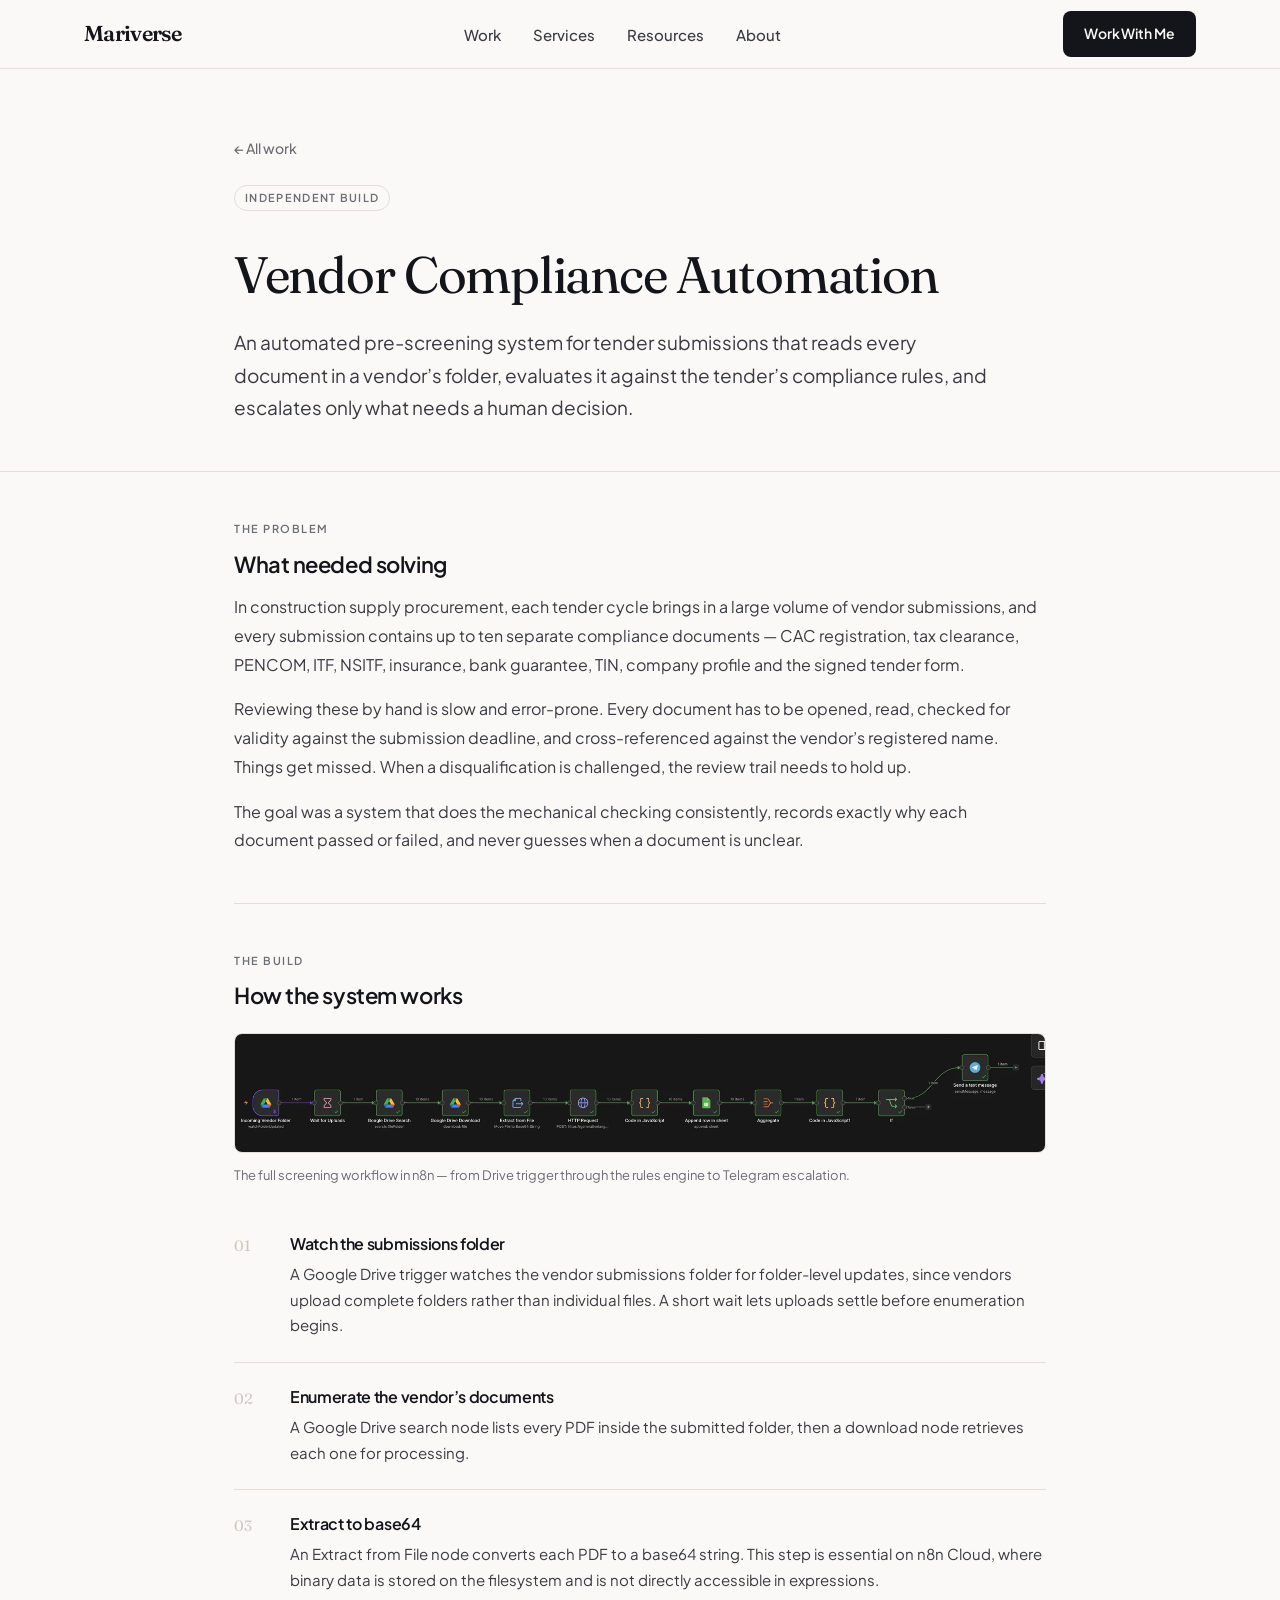
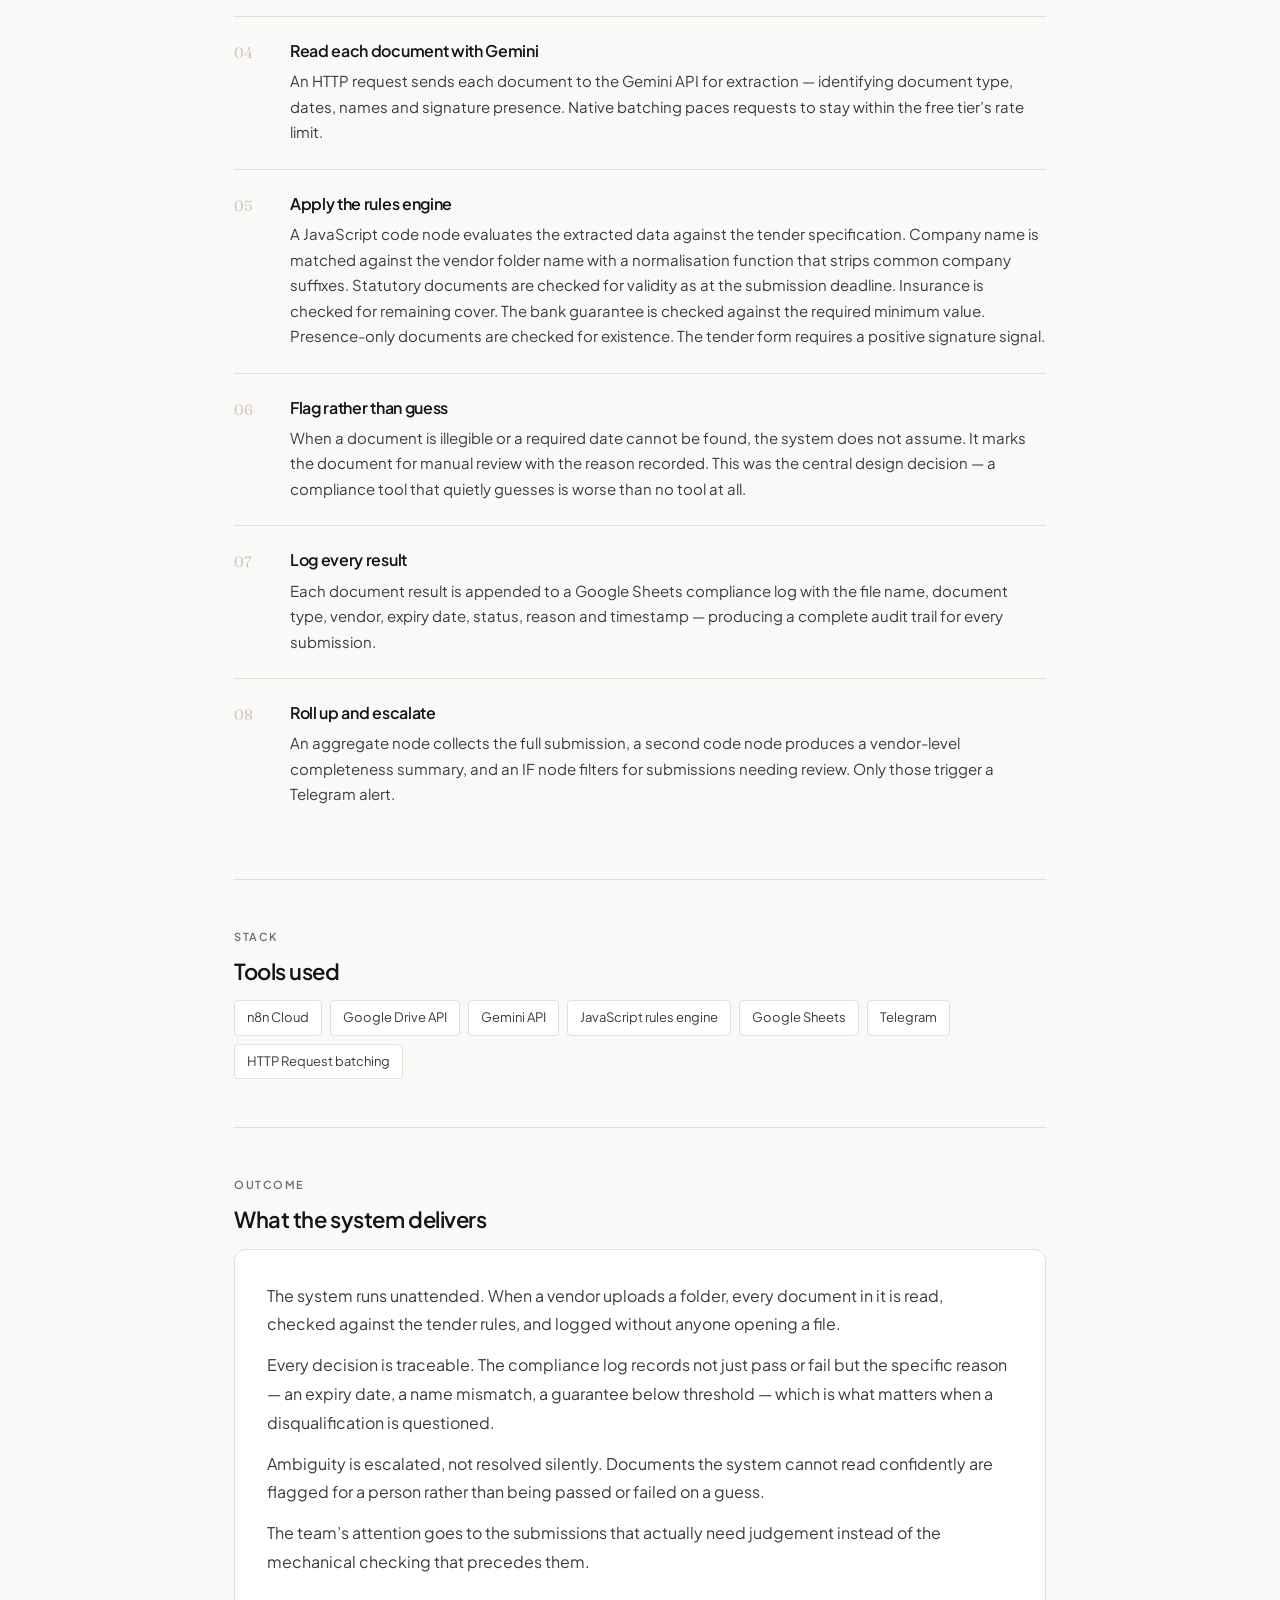
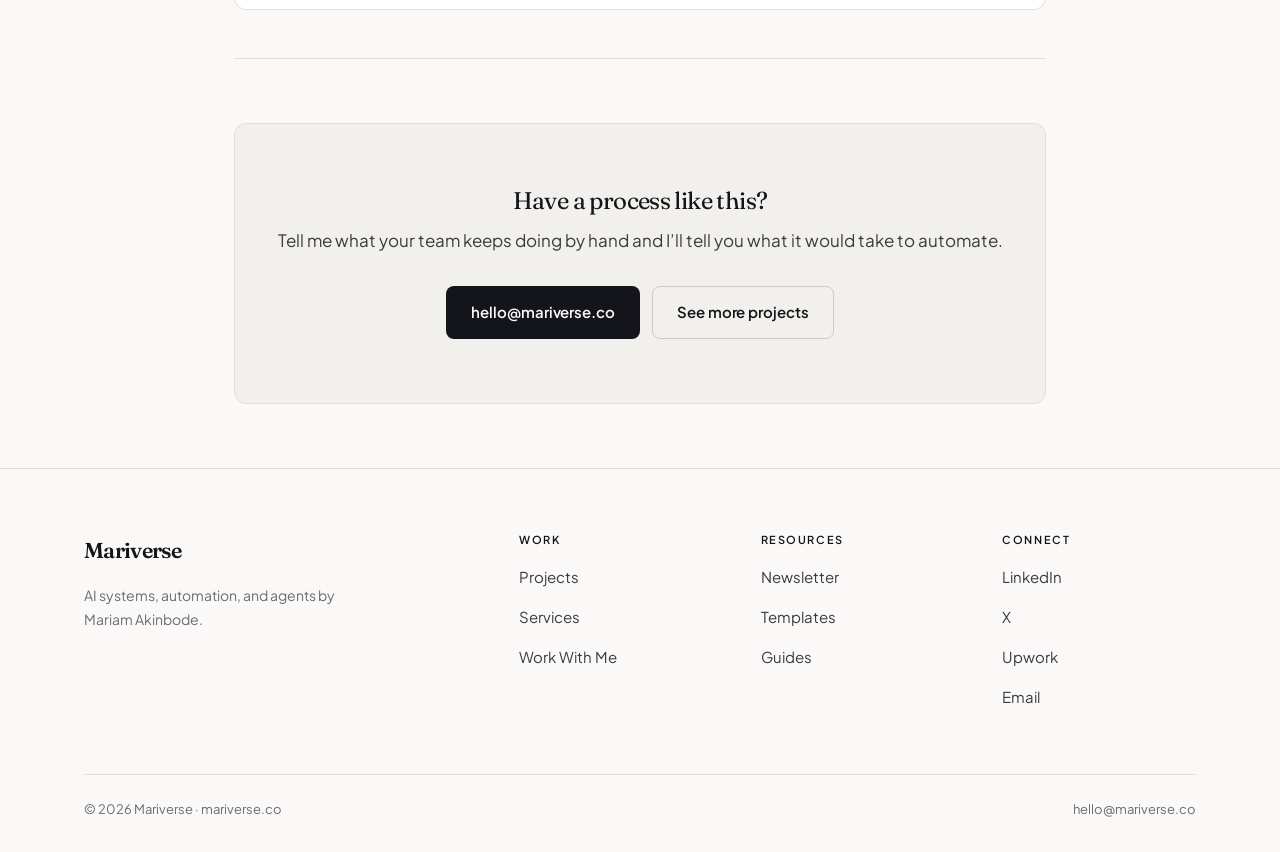
<file: work-vendor-compliance.html>
<!DOCTYPE html>
<html lang="en">
<head>
<meta charset="UTF-8">
<meta name="viewport" content="width=device-width, initial-scale=1">
<title>Vendor Compliance Automation — Mariverse</title>
<meta name="description" content="An automated tender document pre-screening system built in n8n with the Gemini API, evaluating ten document types against tender compliance rules for construction supply procurement.">
<link rel="canonical" href="https://mariverse.co/work-vendor-compliance.html">
<meta property="og:type" content="article">
<meta property="og:url" content="https://mariverse.co/work-vendor-compliance.html">
<meta property="og:title" content="Vendor Compliance Automation — Mariverse">
<meta property="og:description" content="An automated tender document pre-screening system built in n8n with the Gemini API, evaluating ten document types against tender compliance rules for construction supply procurement.">
<meta property="og:image" content="https://mariverse.co/assets/images/mariam.jpg">
<meta name="twitter:card" content="summary_large_image">
<link rel="icon" href="data:image/svg+xml,<svg xmlns='http://www.w3.org/2000/svg' viewBox='0 0 32 32'><rect width='32' height='32' rx='7' fill='%2314151A'/><text x='16' y='23' font-family='Georgia,serif' font-size='19' fill='%23FAF9F7' text-anchor='middle'>M</text></svg>">
<link rel="preconnect" href="https://fonts.googleapis.com">
<link rel="preconnect" href="https://fonts.gstatic.com" crossorigin>
<link href="https://fonts.googleapis.com/css2?family=Fraunces:opsz,wght@9..144,400;9..144,600&family=Plus+Jakarta+Sans:wght@400;500;600;700&display=swap" rel="stylesheet">
<link rel="stylesheet" href="assets/css/style.css">
</head>
<body>

<header class="nav">
  <div class="nav-inner">
    <a href="index.html" class="wordmark">Mariverse</a>
    <nav aria-label="Main">
      <ul class="nav-links" id="navLinks">
        <li><a href="index.html#work">Work</a></li>
        <li><a href="index.html#services">Services</a></li>
        <li><a href="index.html#resources">Resources</a></li>
        <li><a href="index.html#about">About</a></li>
      </ul>
    </nav>
    <div class="nav-cta">
      <button class="nav-toggle" id="navToggle" aria-expanded="false" aria-controls="navLinks">Menu</button>
      <a href="index.html#contact" class="btn btn-primary">Work With Me</a>
    </div>
  </div>
</header>

<main>

<section class="cs-hero">
  <div class="wrap-mid">
    <a href="index.html#work" class="back-link reveal">&larr; All work</a>
    <div class="cs-tags reveal" style="margin-top:var(--s-5)">
      <span class="project-class">Independent Build</span>
    </div>
    <h1 class="display h-page reveal d1">Vendor Compliance Automation</h1>
    <p class="lede reveal d2" style="margin-top:var(--s-5)">An automated pre-screening system for tender submissions that reads every document in a vendor&rsquo;s folder, evaluates it against the tender&rsquo;s compliance rules, and escalates only what needs a human decision.</p>
  </div>
</section>

<div class="wrap-mid">

  <section class="cs-block reveal">
    <span class="label">The Problem</span>
    <h2>What needed solving</h2>
      <p>In construction supply procurement, each tender cycle brings in a large volume of vendor submissions, and every submission contains up to ten separate compliance documents &mdash; CAC registration, tax clearance, PENCOM, ITF, NSITF, insurance, bank guarantee, TIN, company profile and the signed tender form.</p>
      <p>Reviewing these by hand is slow and error-prone. Every document has to be opened, read, checked for validity against the submission deadline, and cross-referenced against the vendor&rsquo;s registered name. Things get missed. When a disqualification is challenged, the review trail needs to hold up.</p>
      <p>The goal was a system that does the mechanical checking consistently, records exactly why each document passed or failed, and never guesses when a document is unclear.</p>
  </section>

  <section class="cs-block reveal">
    <span class="label">The Build</span>
    <h2>How the system works</h2>

    <figure class="cs-figure">
      <picture>
        <source srcset="assets/images/vendor-compliance-workflow.webp" type="image/webp">
        <img src="assets/images/vendor-compliance-workflow.png" width="1600" height="233" loading="lazy"
             alt="n8n workflow for vendor compliance screening: a Google Drive folder trigger feeds into a wait step, Drive search and download, Extract from File converting each PDF to base64, an HTTP request to the Gemini API, a JavaScript rules engine, an append-row step writing to Google Sheets, an aggregate node, a second JavaScript node producing the submission summary, and an IF node routing submissions that need review to a Telegram alert.">
      </picture>
      <figcaption>The full screening workflow in n8n &mdash; from Drive trigger through the rules engine to Telegram escalation.</figcaption>
    </figure>


    <ol class="steps">
        <li><div><h4>Watch the submissions folder</h4><p>A Google Drive trigger watches the vendor submissions folder for folder-level updates, since vendors upload complete folders rather than individual files. A short wait lets uploads settle before enumeration begins.</p></div></li>
        <li><div><h4>Enumerate the vendor&rsquo;s documents</h4><p>A Google Drive search node lists every PDF inside the submitted folder, then a download node retrieves each one for processing.</p></div></li>
        <li><div><h4>Extract to base64</h4><p>An Extract from File node converts each PDF to a base64 string. This step is essential on n8n Cloud, where binary data is stored on the filesystem and is not directly accessible in expressions.</p></div></li>
        <li><div><h4>Read each document with Gemini</h4><p>An HTTP request sends each document to the Gemini API for extraction &mdash; identifying document type, dates, names and signature presence. Native batching paces requests to stay within the free tier&rsquo;s rate limit.</p></div></li>
        <li><div><h4>Apply the rules engine</h4><p>A JavaScript code node evaluates the extracted data against the tender specification. Company name is matched against the vendor folder name with a normalisation function that strips common company suffixes. Statutory documents are checked for validity as at the submission deadline. Insurance is checked for remaining cover. The bank guarantee is checked against the required minimum value. Presence-only documents are checked for existence. The tender form requires a positive signature signal.</p></div></li>
        <li><div><h4>Flag rather than guess</h4><p>When a document is illegible or a required date cannot be found, the system does not assume. It marks the document for manual review with the reason recorded. This was the central design decision &mdash; a compliance tool that quietly guesses is worse than no tool at all.</p></div></li>
        <li><div><h4>Log every result</h4><p>Each document result is appended to a Google Sheets compliance log with the file name, document type, vendor, expiry date, status, reason and timestamp &mdash; producing a complete audit trail for every submission.</p></div></li>
        <li><div><h4>Roll up and escalate</h4><p>An aggregate node collects the full submission, a second code node produces a vendor-level completeness summary, and an IF node filters for submissions needing review. Only those trigger a Telegram alert.</p></div></li>
    </ol>
  </section>

  <section class="cs-block reveal">
    <span class="label">Stack</span>
    <h2>Tools used</h2>
    <div class="stack-list">
        <span class="stack-item">n8n Cloud</span>
        <span class="stack-item">Google Drive API</span>
        <span class="stack-item">Gemini API</span>
        <span class="stack-item">JavaScript rules engine</span>
        <span class="stack-item">Google Sheets</span>
        <span class="stack-item">Telegram</span>
        <span class="stack-item">HTTP Request batching</span>
    </div>
  </section>

  <section class="cs-block reveal">
    <span class="label">Outcome</span>
    <h2>What the system delivers</h2>
    <div class="outcome">
        <p>The system runs unattended. When a vendor uploads a folder, every document in it is read, checked against the tender rules, and logged without anyone opening a file.</p>
        <p>Every decision is traceable. The compliance log records not just pass or fail but the specific reason &mdash; an expiry date, a name mismatch, a guarantee below threshold &mdash; which is what matters when a disqualification is questioned.</p>
        <p>Ambiguity is escalated, not resolved silently. Documents the system cannot read confidently are flagged for a person rather than being passed or failed on a guess.</p>
        <p>The team&rsquo;s attention goes to the submissions that actually need judgement instead of the mechanical checking that precedes them.</p>
    </div>
  </section>

  <section class="section-sm">
    <div class="cta-panel reveal">
      <h3 class="display">Have a process like this?</h3>
      <p>Tell me what your team keeps doing by hand and I&rsquo;ll tell you what it would take to automate.</p>
      <div class="cta-actions">
        <a href="mailto:hello@mariverse.co" class="btn btn-primary">hello@mariverse.co</a>
        <a href="index.html#work" class="btn btn-outline">See more projects</a>
      </div>
    </div>
  </section>

</div>
</main>

<footer class="site-footer">
  <div class="wrap">
    <div class="footer-grid">
      <div class="footer-brand">
        <a href="index.html" class="wordmark">Mariverse</a>
        <p>AI systems, automation, and agents by Mariam Akinbode.</p>
      </div>
      <div class="footer-col">
        <h4>Work</h4>
        <ul>
          <li><a href="index.html#work">Projects</a></li>
          <li><a href="index.html#services">Services</a></li>
          <li><a href="index.html#contact">Work With Me</a></li>
        </ul>
      </div>
      <div class="footer-col">
        <h4>Resources</h4>
        <ul>
          <li><a href="newsletter.html">Newsletter</a></li>
          <li><a href="coming-soon.html">Templates</a></li>
          <li><a href="index.html#resources">Guides</a></li>
        </ul>
      </div>
      <div class="footer-col">
        <h4>Connect</h4>
        <ul>
          <li><a href="https://linkedin.com/in/mariamakinbode" target="_blank" rel="noopener">LinkedIn</a></li>
          <li><a href="https://x.com/mizz_mariposa" target="_blank" rel="noopener">X</a></li>
          <li><a href="https://www.upwork.com/freelancers/~01d7d6a6ac09bd8132" target="_blank" rel="noopener">Upwork</a></li>
          <li><a href="mailto:hello@mariverse.co">Email</a></li>
        </ul>
      </div>
    </div>
    <div class="footer-bottom">
      <p>&copy; 2026 Mariverse &middot; mariverse.co</p>
      <p>hello@mariverse.co</p>
    </div>
  </div>
</footer>

<script>
(function(){
  'use strict';
  var els=document.querySelectorAll('.reveal');
  if('IntersectionObserver' in window){
    var io=new IntersectionObserver(function(en){en.forEach(function(e){if(e.isIntersecting){e.target.classList.add('in');io.unobserve(e.target);}});},{threshold:0.08,rootMargin:'0px 0px -40px 0px'});
    els.forEach(function(el){io.observe(el);});
  } else { els.forEach(function(el){el.classList.add('in');}); }
  var t=document.getElementById('navToggle'), l=document.getElementById('navLinks');
  if(t&&l){
    t.addEventListener('click',function(){
      var o=l.classList.toggle('open');
      t.textContent=o?'Close':'Menu';
      t.setAttribute('aria-expanded',o?'true':'false');
      document.body.style.overflow=o?'hidden':'';
    });
    l.addEventListener('click',function(e){
      if(e.target.tagName==='A'){l.classList.remove('open');t.textContent='Menu';t.setAttribute('aria-expanded','false');document.body.style.overflow='';}
    });
  }
})();
</script>
</body>
</html>
</file>
<file: assets/css/style.css>
/* ═══════════════════════════════════════════════
   MARIVERSE — DESIGN SYSTEM
   Edit the tokens below to change the whole site.
   ═══════════════════════════════════════════════ */

:root {
  /* Colour */
  --bg:           #FAF9F7;
  --surface:      #F2F0EC;
  --surface-alt:  #FFFFFF;
  --ink:          #14151A;
  --ink-soft:     #3A3B42;
  --muted:        #6B6C74;
  --border:       #E2DFD9;
  --border-firm:  #CFCAC1;
  --accent:       #1D4ED8;
  --accent-hi:    #1636A8;
  --accent-wash:  #EEF2FF;

  /* Type */
  --display: 'Fraunces', Georgia, serif;
  --sans:    'Plus Jakarta Sans', -apple-system, BlinkMacSystemFont, sans-serif;

  /* Spacing scale */
  --s-1: 4px;   --s-2: 8px;   --s-3: 12px;  --s-4: 16px;
  --s-5: 24px;  --s-6: 32px;  --s-7: 48px;  --s-8: 64px;
  --s-9: 96px;  --s-10: 128px;

  /* Radius */
  --r-sm: 4px;
  --r:    8px;
  --r-lg: 12px;

  /* Motion */
  --ease: cubic-bezier(0.4, 0, 0.2, 1);
  --fast: 0.18s var(--ease);
  --med:  0.32s var(--ease);
}

/* ── RESET ── */
*, *::before, *::after { box-sizing: border-box; margin: 0; padding: 0; }
html { scroll-behavior: smooth; -webkit-text-size-adjust: 100%; }

body {
  background: var(--bg);
  color: var(--ink-soft);
  font-family: var(--sans);
  font-size: 17px;
  line-height: 1.65;
  font-weight: 400;
  -webkit-font-smoothing: antialiased;
  -moz-osx-font-smoothing: grayscale;
  overflow-x: hidden;
}

img { max-width: 100%; height: auto; display: block; }

::selection { background: var(--accent-wash); color: var(--accent-hi); }

::-webkit-scrollbar { width: 10px; }
::-webkit-scrollbar-track { background: var(--bg); }
::-webkit-scrollbar-thumb { background: var(--border-firm); border-radius: 10px; }
::-webkit-scrollbar-thumb:hover { background: var(--muted); }

/* ── FOCUS (accessibility) ── */
:focus-visible {
  outline: 2px solid var(--accent);
  outline-offset: 3px;
  border-radius: var(--r-sm);
}

/* ── LAYOUT ── */
.wrap      { max-width: 1160px; margin: 0 auto; padding: 0 var(--s-5); }
.wrap-mid  { max-width: 860px;  margin: 0 auto; padding: 0 var(--s-5); }
.wrap-slim { max-width: 680px;  margin: 0 auto; padding: 0 var(--s-5); }

.section     { padding: var(--s-9) 0; }
.section-sm  { padding: var(--s-8) 0; }
.section-alt { background: var(--surface); border-block: 1px solid var(--border); }

/* ── TYPOGRAPHY ── */
h1, h2, h3, h4 { color: var(--ink); font-weight: 600; letter-spacing: -0.02em; line-height: 1.2; }

.display {
  font-family: var(--display);
  font-weight: 400;
  font-optical-sizing: auto;
  letter-spacing: -0.025em;
  line-height: 1.08;
  color: var(--ink);
}

.h-hero    { font-size: clamp(2.4rem, 5.6vw, 4.4rem); }
.h-section { font-size: clamp(1.75rem, 3.4vw, 2.6rem); }
.h-page    { font-size: clamp(2rem, 4.4vw, 3.2rem); }

.lede {
  font-size: clamp(1.0625rem, 1.6vw, 1.1875rem);
  color: var(--ink-soft);
  line-height: 1.7;
  max-width: 54ch;
}

.label {
  font-size: 0.6875rem;
  font-weight: 600;
  letter-spacing: 0.14em;
  text-transform: uppercase;
  color: var(--muted);
}

.label-accent { color: var(--accent); }

.meta { font-size: 0.8125rem; color: var(--muted); }

/* ── BUTTONS ── */
.btn {
  display: inline-flex;
  align-items: center;
  gap: var(--s-2);
  padding: 13px 24px;
  border-radius: var(--r);
  font-family: var(--sans);
  font-size: 0.9375rem;
  font-weight: 600;
  letter-spacing: -0.005em;
  text-decoration: none;
  cursor: pointer;
  border: 1px solid transparent;
  transition: background var(--fast), border-color var(--fast), color var(--fast), transform var(--fast);
  white-space: nowrap;
}

.btn-primary { background: var(--ink); color: var(--bg); }
.btn-primary:hover { background: var(--accent); }

.btn-outline { background: transparent; color: var(--ink); border-color: var(--border-firm); }
.btn-outline:hover { border-color: var(--ink); background: var(--surface-alt); }

.btn-text {
  padding: 0;
  background: none;
  color: var(--ink);
  border: none;
  border-bottom: 1px solid var(--border-firm);
  border-radius: 0;
  padding-bottom: 2px;
}
.btn-text:hover { color: var(--accent); border-color: var(--accent); }

/* ── LINKS ── */
a { color: var(--accent); text-decoration: none; transition: color var(--fast); }
a:hover { color: var(--accent-hi); }

/* ── NAV ── */
.nav {
  position: sticky;
  top: 0;
  z-index: 200;
  background: var(--bg);
  border-bottom: 1px solid var(--border);
}
.nav-inner {
  max-width: 1160px;
  margin: 0 auto;
  padding: 0 var(--s-5);
  height: 68px;
  display: flex;
  align-items: center;
  justify-content: space-between;
  gap: var(--s-5);
}
.wordmark {
  font-family: var(--display);
  font-size: 1.35rem;
  font-weight: 600;
  letter-spacing: -0.03em;
  color: var(--ink);
  text-decoration: none;
}
.wordmark:hover { color: var(--ink); }

.nav-links { display: flex; align-items: center; gap: var(--s-6); list-style: none; }
.nav-links a {
  color: var(--ink-soft);
  font-size: 0.9375rem;
  font-weight: 500;
  text-decoration: none;
  padding-bottom: 3px;
  border-bottom: 1px solid transparent;
  transition: color var(--fast), border-color var(--fast);
}
.nav-links a:hover { color: var(--ink); border-color: var(--border-firm); }
.nav-links a.active { color: var(--accent); border-color: var(--accent); }

.nav-cta { display: flex; align-items: center; gap: var(--s-3); }
.nav-cta .btn { padding: 10px 20px; font-size: 0.875rem; }

.nav-toggle {
  display: none;
  background: none;
  border: 1px solid var(--border-firm);
  border-radius: var(--r-sm);
  padding: 8px 12px;
  cursor: pointer;
  color: var(--ink);
  font-size: 0.875rem;
  font-family: var(--sans);
  font-weight: 500;
}

/* ── BACK LINK ── */
.back-link {
  display: inline-flex;
  align-items: center;
  gap: var(--s-2);
  color: var(--muted);
  font-size: 0.875rem;
  font-weight: 500;
  text-decoration: none;
  transition: color var(--fast);
}
.back-link:hover { color: var(--ink); }

/* ── SECTION HEADER ── */
.sec-head { margin-bottom: var(--s-8); }
.sec-head .label { display: block; margin-bottom: var(--s-4); }
.sec-head-row {
  display: flex;
  align-items: flex-end;
  justify-content: space-between;
  gap: var(--s-5);
  flex-wrap: wrap;
  margin-bottom: var(--s-8);
}

/* ── PROJECT ROWS (editorial) ── */
.projects { border-top: 1px solid var(--border); }

.project-row {
  display: grid;
  grid-template-columns: 56px 1fr auto;
  gap: var(--s-5);
  align-items: start;
  padding: var(--s-7) 0;
  border-bottom: 1px solid var(--border);
  text-decoration: none;
  color: inherit;
  transition: background var(--med), padding-inline var(--med);
}
.project-row:hover {
  background: var(--surface);
  padding-inline: var(--s-5);
  color: inherit;
}

.project-num {
  font-family: var(--display);
  font-size: 1.5rem;
  font-weight: 400;
  color: var(--border-firm);
  line-height: 1;
  padding-top: 4px;
  transition: color var(--med);
}
.project-row:hover .project-num { color: var(--accent); }

.project-body { min-width: 0; }

.project-class {
  display: inline-block;
  font-size: 0.6875rem;
  font-weight: 600;
  letter-spacing: 0.12em;
  text-transform: uppercase;
  color: var(--muted);
  border: 1px solid var(--border);
  border-radius: 100px;
  padding: 3px 10px;
  margin-bottom: var(--s-3);
}
.project-class.is-client { color: var(--accent); border-color: var(--accent-wash); background: var(--accent-wash); }

.project-title {
  font-size: clamp(1.15rem, 2vw, 1.45rem);
  font-weight: 600;
  color: var(--ink);
  line-height: 1.3;
  margin-bottom: var(--s-3);
  letter-spacing: -0.02em;
}

.project-desc {
  font-size: 0.9375rem;
  color: var(--ink-soft);
  line-height: 1.7;
  max-width: 62ch;
  margin-bottom: var(--s-4);
}

.project-stack {
  font-size: 0.8125rem;
  color: var(--muted);
  letter-spacing: 0.01em;
}

.project-action {
  display: flex;
  align-items: center;
  gap: var(--s-2);
  font-size: 0.875rem;
  font-weight: 600;
  color: var(--ink);
  white-space: nowrap;
  padding-top: 4px;
  transition: color var(--med), transform var(--med);
}
.project-row:hover .project-action { color: var(--accent); transform: translateX(4px); }

/* ── SERVICES (typographic two-column) ── */
.services-grid {
  display: grid;
  grid-template-columns: repeat(2, 1fr);
  gap: var(--s-7) var(--s-8);
}
.service-item { border-top: 1px solid var(--border); padding-top: var(--s-5); }
.service-name {
  font-size: 1.0625rem;
  font-weight: 600;
  color: var(--ink);
  margin-bottom: var(--s-3);
  letter-spacing: -0.015em;
}
.service-desc { font-size: 0.9375rem; color: var(--ink-soft); line-height: 1.7; }

/* ── ECOSYSTEM LANES ── */
.lanes { display: grid; grid-template-columns: repeat(3, 1fr); gap: var(--s-6); }
.lane {
  border-top: 2px solid var(--ink);
  padding-top: var(--s-5);
}
.lane h3 {
  font-size: 0.6875rem;
  font-weight: 600;
  letter-spacing: 0.14em;
  text-transform: uppercase;
  color: var(--ink);
  margin-bottom: var(--s-4);
}
.lane ul { list-style: none; margin-bottom: var(--s-5); }
.lane li { font-size: 0.9375rem; color: var(--ink-soft); padding: var(--s-2) 0; }
.lane .btn-text { font-size: 0.875rem; }

/* ── FORMS ── */
.field {
  width: 100%;
  background: var(--surface-alt);
  border: 1px solid var(--border-firm);
  border-radius: var(--r);
  padding: 12px 16px;
  color: var(--ink);
  font-family: var(--sans);
  font-size: 0.9375rem;
  transition: border-color var(--fast);
}
.field:focus { outline: none; border-color: var(--accent); }
.field::placeholder { color: var(--muted); }

.form-row { display: flex; gap: var(--s-3); }

/* ── FOOTER ── */
.site-footer { border-top: 1px solid var(--border); padding: var(--s-8) 0 var(--s-6); }
.footer-grid {
  display: grid;
  grid-template-columns: 2fr 1fr 1fr 1fr;
  gap: var(--s-7);
  margin-bottom: var(--s-8);
}
.footer-brand p {
  font-size: 0.875rem;
  color: var(--muted);
  line-height: 1.7;
  margin-top: var(--s-4);
  max-width: 30ch;
}
.footer-col h4 {
  font-size: 0.6875rem;
  font-weight: 600;
  letter-spacing: 0.14em;
  text-transform: uppercase;
  color: var(--ink);
  margin-bottom: var(--s-4);
}
.footer-col ul { list-style: none; display: flex; flex-direction: column; gap: var(--s-3); }
.footer-col a { font-size: 0.9375rem; color: var(--ink-soft); text-decoration: none; }
.footer-col a:hover { color: var(--accent); }

.footer-bottom {
  display: flex;
  align-items: center;
  justify-content: space-between;
  gap: var(--s-4);
  padding-top: var(--s-5);
  border-top: 1px solid var(--border);
  flex-wrap: wrap;
}
.footer-bottom p { font-size: 0.8125rem; color: var(--muted); }

/* ── CASE STUDY SHARED ── */
.cs-hero { padding: var(--s-8) 0 var(--s-7); border-bottom: 1px solid var(--border); }
.cs-tags { display: flex; gap: var(--s-2); flex-wrap: wrap; margin-bottom: var(--s-5); }

.cs-block { padding: var(--s-7) 0; border-bottom: 1px solid var(--border); }
.cs-block:last-of-type { border-bottom: none; }
.cs-block h2 {
  font-size: 1.375rem;
  font-weight: 600;
  color: var(--ink);
  margin-bottom: var(--s-4);
  letter-spacing: -0.02em;
}
.cs-block p { font-size: 1rem; color: var(--ink-soft); line-height: 1.8; margin-bottom: var(--s-4); }
.cs-block p:last-child { margin-bottom: 0; }
.cs-block .label { display: block; margin-bottom: var(--s-3); }

/* Steps */
.steps { list-style: none; counter-reset: step; }
.steps li {
  counter-increment: step;
  display: grid;
  grid-template-columns: 40px 1fr;
  gap: var(--s-4);
  padding: var(--s-5) 0;
  border-bottom: 1px solid var(--border);
}
.steps li:last-child { border-bottom: none; }
.steps li::before {
  content: counter(step, decimal-leading-zero);
  font-family: var(--display);
  font-size: 0.9375rem;
  color: var(--border-firm);
}
.steps h4 { font-size: 1rem; font-weight: 600; color: var(--ink); margin-bottom: var(--s-2); }
.steps p { font-size: 0.9375rem; color: var(--ink-soft); line-height: 1.7; margin: 0; }

/* Stack list */
.stack-list { display: flex; flex-wrap: wrap; gap: var(--s-2); }
.stack-item {
  font-size: 0.8125rem;
  color: var(--ink-soft);
  background: var(--surface-alt);
  border: 1px solid var(--border);
  border-radius: var(--r-sm);
  padding: 6px 12px;
}

/* Figure slot — reserved for future workflow screenshots */
.cs-figure { margin: var(--s-5) 0; }
.cs-figure img { border: 1px solid var(--border); border-radius: var(--r); width: 100%; }
.cs-figure figcaption { font-size: 0.8125rem; color: var(--muted); margin-top: var(--s-3); }

/* Outcome */
.outcome { background: var(--surface-alt); border: 1px solid var(--border); border-radius: var(--r-lg); padding: var(--s-6); }
.outcome p { margin-bottom: var(--s-3); }
.outcome p:last-child { margin-bottom: 0; }

/* CTA panel */
.cta-panel {
  background: var(--surface);
  border: 1px solid var(--border);
  border-radius: var(--r-lg);
  padding: var(--s-8) var(--s-6);
  text-align: center;
}
.cta-panel h3 { font-size: 1.5rem; margin-bottom: var(--s-3); }
.cta-panel p { color: var(--ink-soft); margin-bottom: var(--s-6); }
.cta-actions { display: flex; gap: var(--s-3); justify-content: center; flex-wrap: wrap; }

/* ── SCROLL REVEAL ── */
.reveal {
  opacity: 0;
  transform: translateY(12px);
  transition: opacity 0.5s var(--ease), transform 0.5s var(--ease);
}
.reveal.in { opacity: 1; transform: none; }
.d1 { transition-delay: 0.06s; }
.d2 { transition-delay: 0.12s; }
.d3 { transition-delay: 0.18s; }

/* ── REDUCED MOTION ── */
@media (prefers-reduced-motion: reduce) {
  html { scroll-behavior: auto; }
  *, *::before, *::after {
    animation-duration: 0.01ms !important;
    animation-iteration-count: 1 !important;
    transition-duration: 0.01ms !important;
  }
  .reveal { opacity: 1 !important; transform: none !important; }
}

/* ── RESPONSIVE ── */
@media (max-width: 900px) {
  .nav-links { display: none; }
  .nav-toggle { display: block; }
  .nav-links.open {
    display: flex;
    position: fixed;
    inset: 68px 0 0 0;
    flex-direction: column;
    align-items: flex-start;
    gap: 0;
    background: var(--bg);
    padding: var(--s-6) var(--s-5);
    overflow-y: auto;
  }
  .nav-links.open li { width: 100%; border-bottom: 1px solid var(--border); }
  .nav-links.open a {
    display: block;
    width: 100%;
    padding: var(--s-5) 0;
    font-size: 1.25rem;
    font-weight: 500;
    border: none;
  }
  .services-grid { grid-template-columns: 1fr; gap: var(--s-6); }
  .lanes { grid-template-columns: 1fr; gap: var(--s-7); }
  .footer-grid { grid-template-columns: 1fr 1fr; gap: var(--s-6); }
}

@media (max-width: 640px) {
  body { font-size: 16px; }
  .section    { padding: var(--s-8) 0; }
  .section-sm { padding: var(--s-7) 0; }

  .project-row {
    grid-template-columns: 1fr;
    gap: var(--s-3);
    padding: var(--s-6) 0;
  }
  .project-row:hover { padding-inline: 0; }
  .project-num { font-size: 1.125rem; padding-top: 0; }
  .project-action { padding-top: var(--s-2); }

  .footer-grid { grid-template-columns: 1fr; gap: var(--s-6); }
  .footer-bottom { flex-direction: column; align-items: flex-start; }

  .form-row { flex-direction: column; }
  .steps li { grid-template-columns: 32px 1fr; gap: var(--s-3); }
  .cta-panel { padding: var(--s-7) var(--s-5); }
}
</file>
